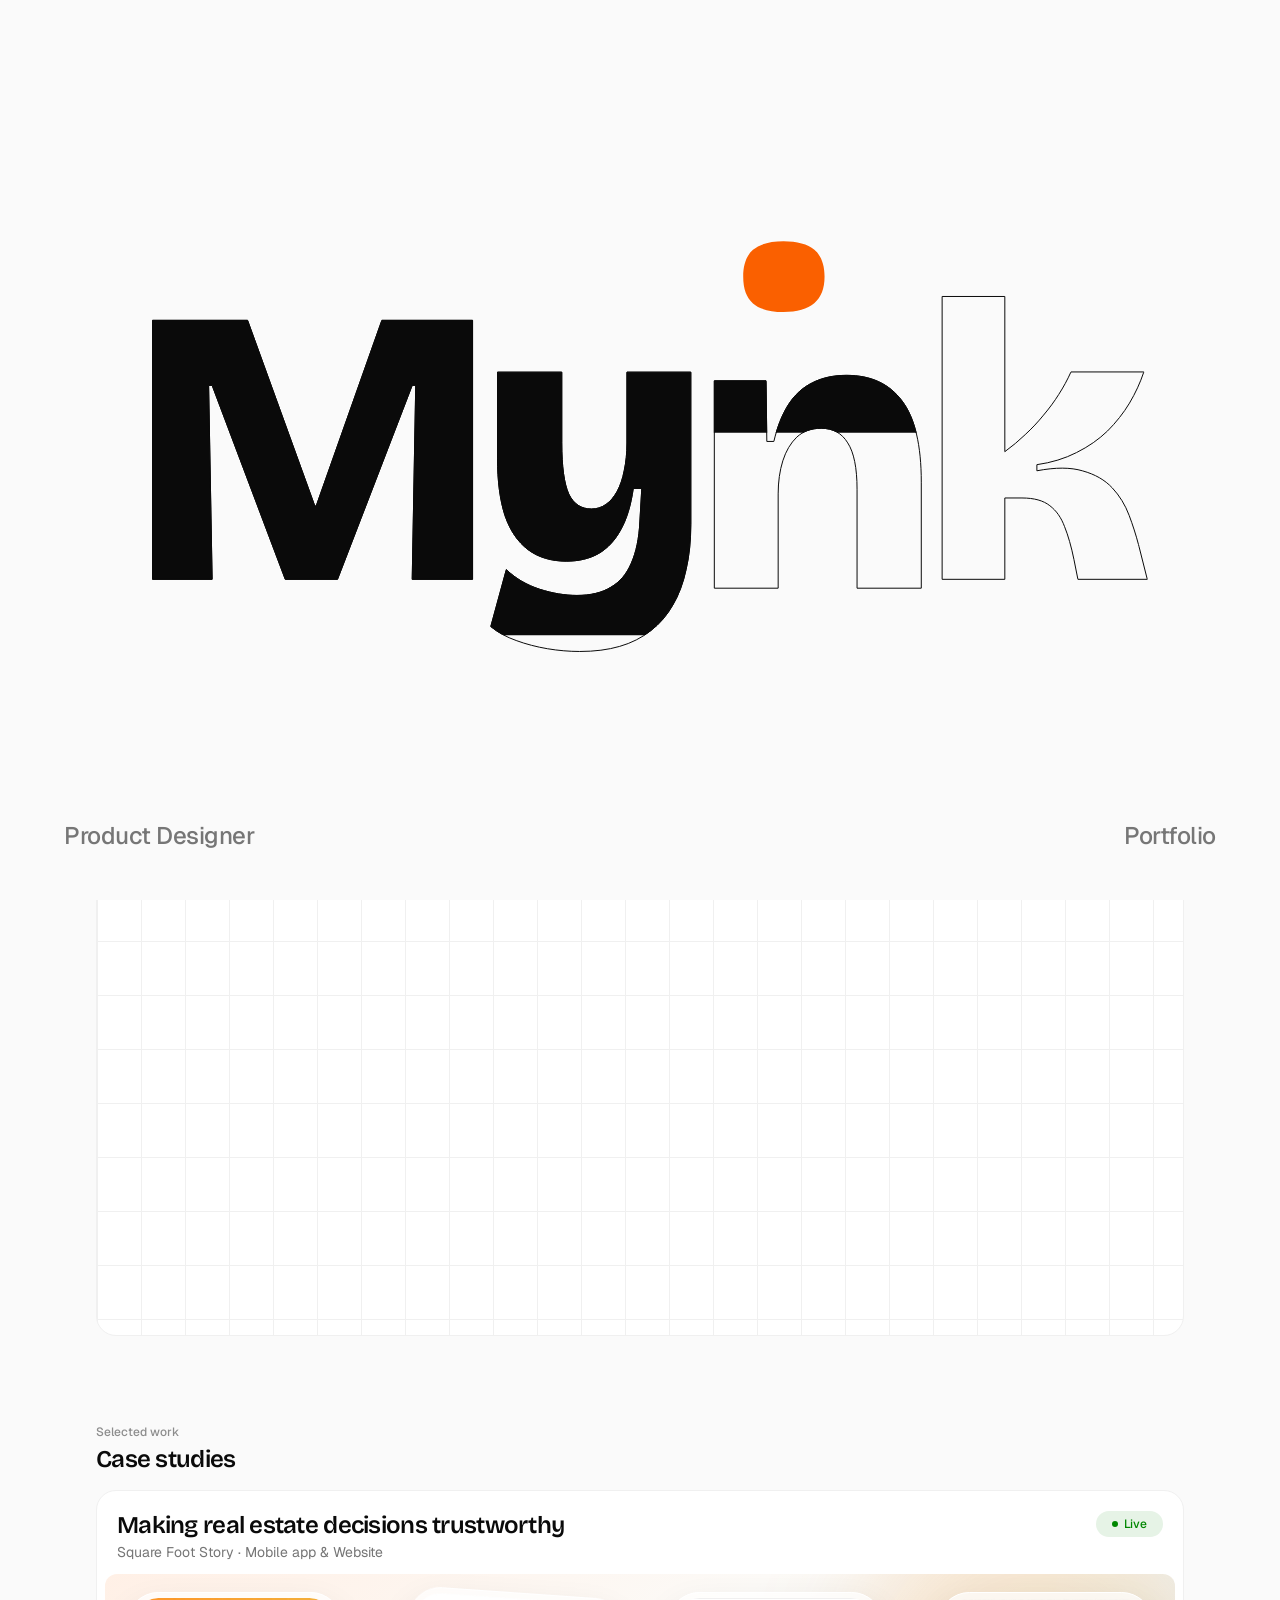
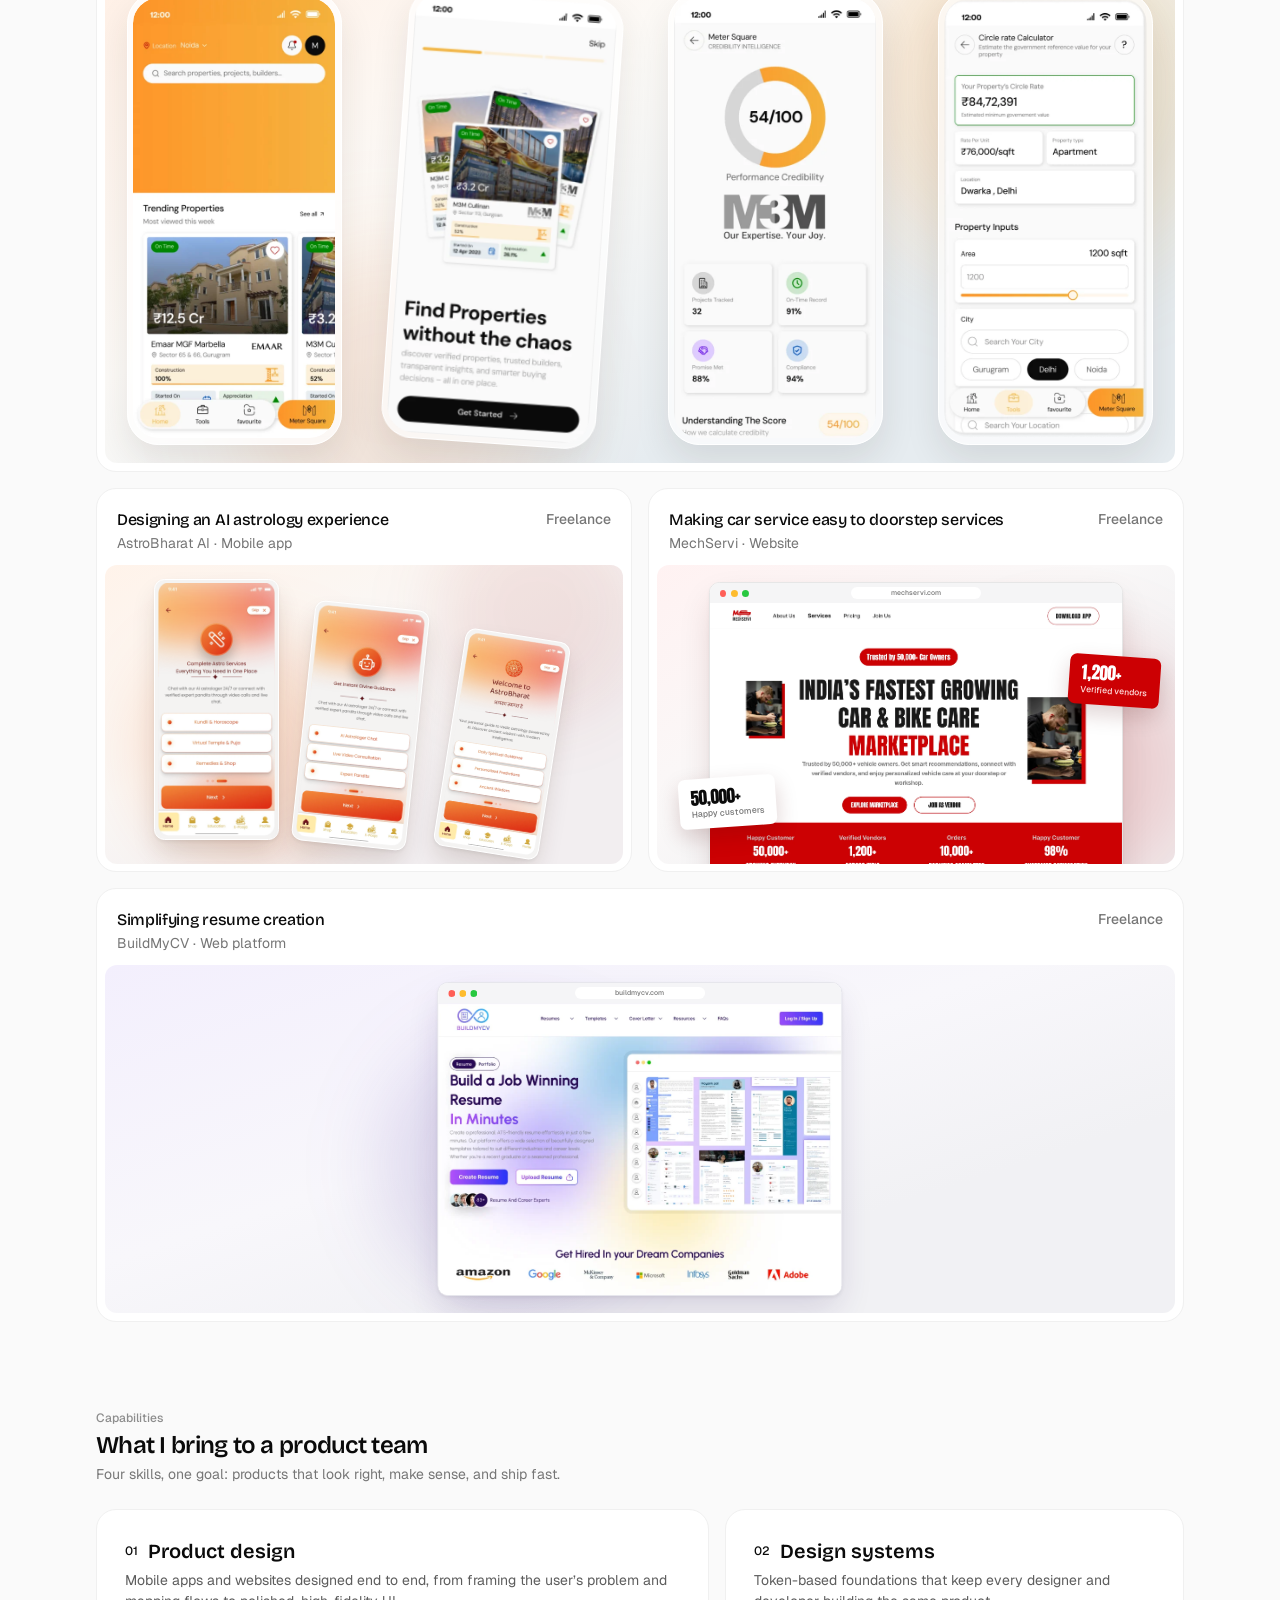
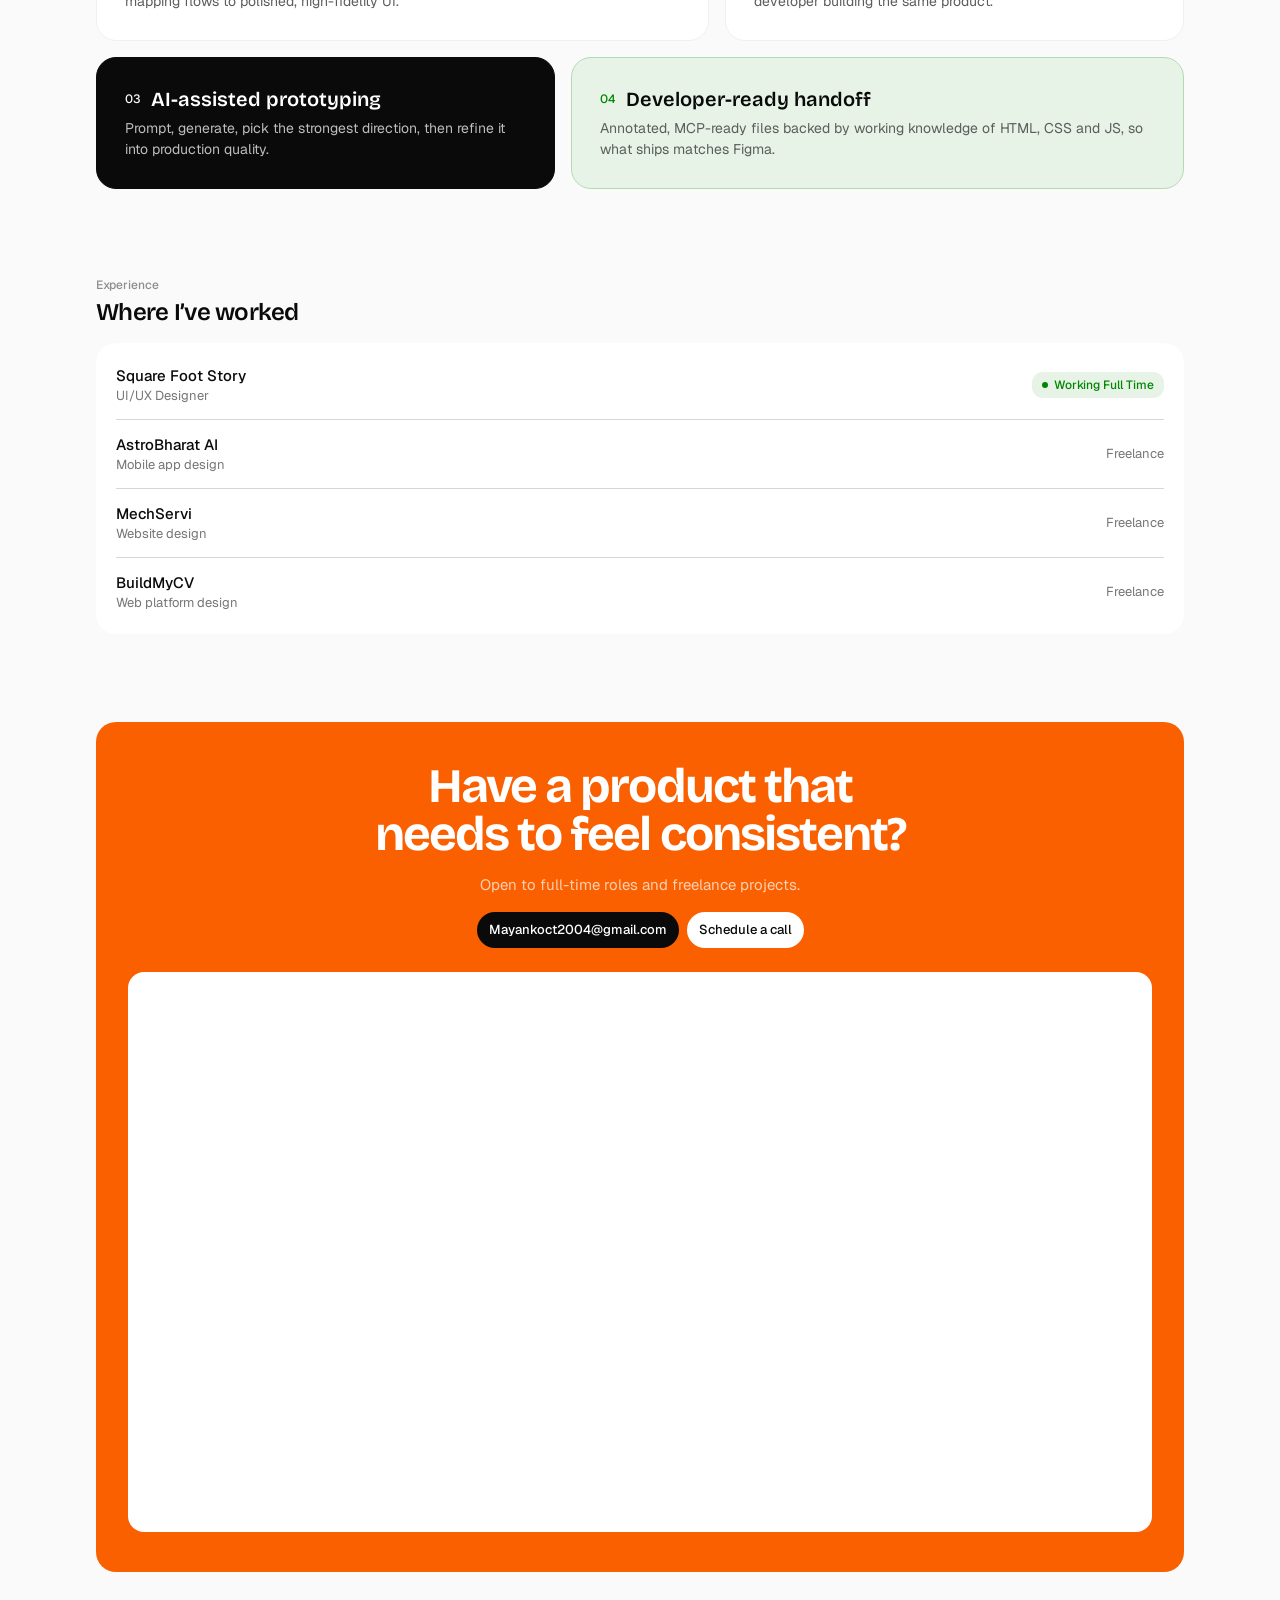
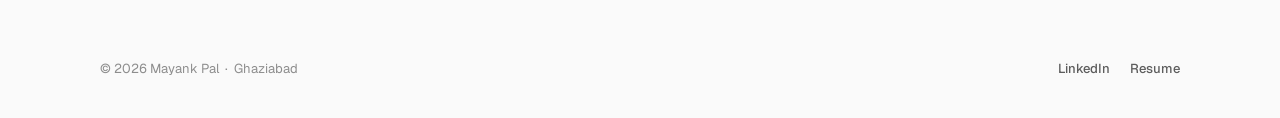
<file: index.html>
<!DOCTYPE html>
<html lang="en">
<head>
  <meta charset="UTF-8">
  <meta name="viewport" content="width=device-width, initial-scale=1.0">
  <title>Mayank Pal — Product Designer</title>
  <meta name="description" content="Mayank Pal is a product designer who thinks in systems and plans like a PM.">

  <!-- Favicon -->
  <link rel="icon" type="image/png" sizes="32x32" href="assets/icons/favicon-32.png">
  <link rel="icon" type="image/png" sizes="512x512" href="assets/icons/icon-512.png">
  <link rel="apple-touch-icon" sizes="180x180" href="assets/icons/apple-touch-icon.png">

  <!-- Preloader: runs first so the page is never seen before the preloader (see js/preloader.js) -->
  <script src="js/preloader.js"></script>

  <!-- Fonts -->
  <link rel="preconnect" href="https://fonts.googleapis.com">
  <link rel="preconnect" href="https://fonts.gstatic.com" crossorigin>
  <link href="https://fonts.googleapis.com/css2?family=Anton&family=Bricolage+Grotesque:opsz,wght@12..96,200..800&family=Geist:wght@100..900&display=swap" rel="stylesheet">

  <!-- Base -->
  <link rel="stylesheet" href="css/base/reset.css">
  <link rel="stylesheet" href="css/base/tokens.css">
  <link rel="stylesheet" href="css/base/typography.css">
  <link rel="stylesheet" href="css/base/layout.css">

  <!-- Components -->
  <link rel="stylesheet" href="css/components/nav.css">
  <link rel="stylesheet" href="css/components/footer.css">
  <link rel="stylesheet" href="css/components/preloader.css">
  <link rel="stylesheet" href="css/components/buttons.css">
  <link rel="stylesheet" href="css/components/chips.css">
  <link rel="stylesheet" href="css/components/cards.css">
  <link rel="stylesheet" href="css/components/phone-mockup.css">
  <link rel="stylesheet" href="css/components/browser-mockup.css">
  <link rel="stylesheet" href="css/components/sfs-cover.css">
  <link rel="stylesheet" href="css/components/astro-cover.css">
  <link rel="stylesheet" href="css/components/mechservi-cover.css">
  <link rel="stylesheet" href="css/components/buildmycv-cover.css">
  <link rel="stylesheet" href="css/components/media-frame.css">

  <!-- Page -->
  <link rel="stylesheet" href="css/pages/home.css">
</head>
<body>
  <!-- Preloader (Figma 405:17006). The word and dot are the exact vector shapes from the design.
       Hidden unless js/preloader.js turns it on; the animation is driven by GSAP (js/vendor/gsap.min.js). -->
  <div class="preloader" aria-hidden="true">
    <div class="preloader__stage">
      <svg class="preloader__word" viewBox="0 0 1120.35 400.2" focusable="false">
        <defs>
          <path id="preloader-m" d="M107.391 27.3398L107.51 27.6699L183.071 236.34H184.566L258.368 27.6729L258.486 27.3398H360.54V318.74H292.65L292.66 318.23L296.611 100.5H292.624L208.707 318.42L208.583 318.74H149.814L149.692 318.416L67.5342 100.5H63.5488L67.5 318.23L67.5088 318.74H0.5V27.3398H107.391Z" vector-effect="non-scaling-stroke"/>
          <clipPath id="preloader-clip-m"><rect class="preloader__clip" x="-2.50" y="25.34" width="366.04" height="0" data-full-height="295.40"/></clipPath>
          <path id="preloader-y" d="M460.895 85.4199V164.68C460.895 191.656 463.537 210.925 468.771 222.555C471.526 228.205 475.026 232.415 479.26 235.213C483.494 238.012 488.493 239.42 494.274 239.42C500.332 239.42 505.805 237.691 510.706 234.231C515.619 230.764 519.825 225.84 523.315 219.44C526.805 213.042 529.431 205.32 531.184 196.265L531.186 196.253C533.23 186.907 534.255 176.531 534.255 165.12V85.4199H606.095V256.64C606.095 275.151 604.332 292.056 600.802 307.353C597.566 322.646 592.562 336.042 585.785 347.534C579.301 359.026 571.046 368.61 561.019 376.277L561.018 376.276C550.991 384.237 539.347 390.131 526.093 393.96C512.839 397.789 497.831 399.7 481.074 399.7C469.312 399.7 457.257 398.671 444.912 396.613C432.563 394.555 420.799 391.468 409.621 387.35V387.349C398.723 383.519 389.287 378.36 381.318 371.867L381.066 371.662L381.152 371.349L398.312 308.429L398.531 307.625L399.138 308.196C409.346 317.821 421.599 324.971 435.906 329.644C450.53 334.323 464.559 336.66 477.994 336.66C493.478 336.66 506.139 333.592 516.012 327.494L516.019 327.49L516.026 327.486C526.186 321.681 533.892 312.677 539.135 300.443L539.137 300.438C544.678 287.896 547.897 272.415 548.775 253.977V253.972L550.945 216.22H541.348C538.692 235.125 534.007 250.59 527.274 262.596C520.784 274.692 512.363 283.714 502.003 289.634L501.998 289.637C491.936 295.259 479.969 298.06 466.114 298.06C449.015 298.06 434.678 293.784 423.136 285.201C411.596 276.62 402.893 263.766 397.002 246.683L396.998 246.673C391.404 229.301 388.614 207.833 388.614 182.28V85.4199H460.895Z" vector-effect="non-scaling-stroke"/>
          <clipPath id="preloader-clip-y"><rect class="preloader__clip" x="378.07" y="83.42" width="231.03" height="0" data-full-height="318.28"/></clipPath>
          <path id="preloader-n" d="M781.33 79.2598C808.739 79.2599 829.579 88.8468 843.769 108.059C858.24 127.256 865.43 157.751 865.43 199.44V318.74H793.149V207.36C793.149 183.333 789.629 166.001 782.67 155.272L782.662 155.259C776.01 144.268 766.055 138.78 752.729 138.78C741.692 138.78 732.578 142.116 725.349 148.768C718.384 155.445 713.145 164.312 709.646 175.391C706.144 186.481 704.39 198.895 704.39 212.64V318.74H632.55V85.4199H690.743L690.75 85.9131L691.623 153.62H699.534C703.352 137.323 708.766 123.61 715.787 112.493C722.872 101.275 731.886 92.9944 742.831 87.6699C753.766 82.057 766.604 79.2598 781.33 79.2598Z" vector-effect="non-scaling-stroke"/>
          <clipPath id="preloader-clip-n"><rect class="preloader__clip" x="629.55" y="77.26" width="238.88" height="0" data-full-height="243.48"/></clipPath>
          <path id="preloader-k" d="M959.404 0.5V175.135C967.592 169.154 975.23 162.763 982.317 155.959L982.325 155.952C989.935 148.928 996.811 141.612 1002.96 134.006L1002.96 133.997C1009.4 126.387 1015.11 118.632 1020.08 110.733L1020.08 110.729C1025.35 102.536 1029.88 94.1985 1033.69 85.7158L1033.82 85.4199H1115.8L1115.58 86.0781C1111.75 97.5547 1106.46 109.027 1099.69 120.494L1099.69 120.499C1092.92 131.682 1084.68 142.127 1074.98 151.834L1074.97 151.839C1065.25 161.264 1053.62 169.358 1040.09 176.124L1040.09 176.125C1026.95 182.842 1012.08 187.381 995.484 189.752V196.636C1016.37 192.637 1033.56 192.661 1047.04 196.758H1047.04C1060.9 200.591 1071.98 206.939 1080.27 215.818C1088.53 224.668 1094.87 234.992 1099.29 246.784C1103.42 257.799 1106.91 268.686 1109.75 279.445L1110.31 281.596V281.598L1119.55 318.117L1119.71 318.74H1041.65L1041.57 318.338L1037.17 296.34C1034.24 281.987 1030.73 269.697 1026.64 259.466L1026.63 259.454V259.453C1022.85 249.259 1017.33 241.424 1010.08 235.918L1010.07 235.91C1002.86 230.141 992.428 227.22 978.704 227.22H959.404V318.74H888.884V0.5H959.404Z" vector-effect="non-scaling-stroke"/>
          <clipPath id="preloader-clip-k"><rect class="preloader__clip" x="885.88" y="-1.50" width="236.83" height="0" data-full-height="322.24"/></clipPath>
        </defs>
        <g class="preloader__composition">
        <g class="preloader__letter" data-letter="m">
          <use class="preloader__outline" href="#preloader-m"/>
          <use class="preloader__fill" href="#preloader-m" clip-path="url(#preloader-clip-m)"/>
        </g>
        <g class="preloader__letter" data-letter="y">
          <use class="preloader__outline" href="#preloader-y"/>
          <use class="preloader__fill" href="#preloader-y" clip-path="url(#preloader-clip-y)"/>
        </g>
        <g class="preloader__letter" data-letter="n">
          <use class="preloader__outline" href="#preloader-n"/>
          <use class="preloader__fill" href="#preloader-n" clip-path="url(#preloader-clip-n)"/>
        </g>
        <g class="preloader__letter" data-letter="k">
          <use class="preloader__outline" href="#preloader-k"/>
          <use class="preloader__fill" href="#preloader-k" clip-path="url(#preloader-clip-k)"/>
        </g>
          <!-- The orange dot: it hops from letter to letter, then settles after the "k" -->
          <g class="preloader__dot"><path d="M45.32 79.64C30.0667 79.64 18.6267 76.4133 11 69.96C3.66667 63.5067 0 53.5333 0 40.04C0 26.2533 3.66667 16.1333 11 9.68C18.6267 3.22667 30.0667 0 45.32 0C60.8667 0 72.4533 3.22667 80.08 9.68C87.7067 16.1333 91.52 26.2533 91.52 40.04C91.52 66.44 76.12 79.64 45.32 79.64Z"/></g>
        </g>
      </svg>
    </div>
    <p class="preloader__label preloader__label--left">Product Designer</p>
    <p class="preloader__label preloader__label--right">Portfolio</p>
  </div>

  <div class="page">

    <header class="nav">
      <nav class="nav__tabs" aria-label="Main">
        <a class="nav__tab" href="index.html" aria-current="page">Home</a>
        <a class="nav__tab" href="index.html#work">Work</a>
        <a class="nav__tab" href="about.html">About</a>
      </nav>
      <a class="button button--primary" href="https://drive.google.com/file/d/1pGfPo5S6tZQHNDvkSLIIHLWtFSm-3a2L/view?usp=sharing" target="_blank" rel="noopener">Download Resume</a>
    </header>

    <main class="page__main">

      <!-- Hero -->
      <section class="hero">
        <img class="hero__avatar" src="assets/images/home/avatar.webp" alt="Portrait of Mayank Pal" width="80" height="80">
        <h1 class="hero__title">Mayank Pal</h1>
        <p class="hero__intro">
          <strong>Product designer</strong> who thinks in <strong>systems</strong> and <strong>plans like a PM</strong>:
          starting from the user’s problem, then building the foundation that lets the whole team <strong>ship consistently.</strong>
        </p>
        <div class="button-group">
          <a class="button button--primary" href="#work">My latest work</a>
          <a class="button button--secondary" href="https://drive.google.com/file/d/1pGfPo5S6tZQHNDvkSLIIHLWtFSm-3a2L/view?usp=sharing" target="_blank" rel="noopener">Download resume</a>
        </div>
      </section>

      <!-- Toolkit -->
      <section class="toolkit">
        <div class="section-head">
          <p class="section-head__eyebrow">Toolkit</p>
          <h2 class="section-head__title">My Building toolkit</h2>
        </div>
        <div class="toolkit__marquee">
          <ul class="toolkit__strip">
            <li class="tool"><img class="tool__logo" src="assets/images/home/logo-figma.webp" alt="Figma logo"><span class="tool__text"><span class="tool__name">Figma</span><span class="tool__category">Design</span></span></li>
            <li class="tool"><img class="tool__logo" src="assets/images/home/logo-framer.webp" alt="Framer logo"><span class="tool__text"><span class="tool__name">Framer</span><span class="tool__category">Prototype</span></span></li>
            <li class="tool"><img class="tool__logo" src="assets/images/home/logo-jitter.webp" alt="Jitter logo"><span class="tool__text"><span class="tool__name">Jitter</span><span class="tool__category">Motion</span></span></li>
            <li class="tool"><img class="tool__logo" src="assets/images/home/logo-lovable.webp" alt="Lovable logo"><span class="tool__text"><span class="tool__name">Lovable</span><span class="tool__category">AI</span></span></li>
            <li class="tool"><img class="tool__logo" src="assets/images/home/logo-claude.webp" alt="Claude logo"><span class="tool__text"><span class="tool__name">Claude</span><span class="tool__category">AI</span></span></li>
            <li class="tool"><img class="tool__logo" src="assets/images/home/logo-chatgpt.webp" alt="ChatGPT logo"><span class="tool__text"><span class="tool__name">ChatGPT</span><span class="tool__category">AI</span></span></li>
            <li class="tool"><img class="tool__logo" src="assets/images/home/logo-notion.webp" alt="Notion logo"><span class="tool__text"><span class="tool__name">Notion</span><span class="tool__category">Docs</span></span></li>
            <li class="tool"><img class="tool__logo" src="assets/images/home/logo-canva.webp" alt="Canva logo"><span class="tool__text"><span class="tool__name">Canva</span><span class="tool__category">Design</span></span></li>
            <li class="tool"><img class="tool__logo" src="assets/images/home/logo-affinity.webp" alt="Affinity logo"><span class="tool__text"><span class="tool__name">Affinity</span><span class="tool__category">Design</span></span></li>
            <li class="tool"><img class="tool__logo" src="assets/images/home/logo-miro.webp" alt="Miro logo"><span class="tool__text"><span class="tool__name">Miro</span><span class="tool__category">Whiteboard</span></span></li>
            <li class="tool"><img class="tool__logo" src="assets/images/home/logo-adobe-xd.webp" alt="Adobe XD logo"><span class="tool__text"><span class="tool__name">Adobe XD</span><span class="tool__category">Design</span></span></li>
            <li class="tool"><img class="tool__logo" src="assets/images/home/logo-sketch.webp" alt="Sketch logo"><span class="tool__text"><span class="tool__name">Sketch</span><span class="tool__category">Design</span></span></li>
            <!-- Second copy so the loop scrolls seamlessly; hidden from screen readers -->
            <li class="tool" aria-hidden="true"><img class="tool__logo" src="assets/images/home/logo-figma.webp" alt=""><span class="tool__text"><span class="tool__name">Figma</span><span class="tool__category">Design</span></span></li>
            <li class="tool" aria-hidden="true"><img class="tool__logo" src="assets/images/home/logo-framer.webp" alt=""><span class="tool__text"><span class="tool__name">Framer</span><span class="tool__category">Prototype</span></span></li>
            <li class="tool" aria-hidden="true"><img class="tool__logo" src="assets/images/home/logo-jitter.webp" alt=""><span class="tool__text"><span class="tool__name">Jitter</span><span class="tool__category">Motion</span></span></li>
            <li class="tool" aria-hidden="true"><img class="tool__logo" src="assets/images/home/logo-lovable.webp" alt=""><span class="tool__text"><span class="tool__name">Lovable</span><span class="tool__category">AI</span></span></li>
            <li class="tool" aria-hidden="true"><img class="tool__logo" src="assets/images/home/logo-claude.webp" alt=""><span class="tool__text"><span class="tool__name">Claude</span><span class="tool__category">AI</span></span></li>
            <li class="tool" aria-hidden="true"><img class="tool__logo" src="assets/images/home/logo-chatgpt.webp" alt=""><span class="tool__text"><span class="tool__name">ChatGPT</span><span class="tool__category">AI</span></span></li>
            <li class="tool" aria-hidden="true"><img class="tool__logo" src="assets/images/home/logo-notion.webp" alt=""><span class="tool__text"><span class="tool__name">Notion</span><span class="tool__category">Docs</span></span></li>
            <li class="tool" aria-hidden="true"><img class="tool__logo" src="assets/images/home/logo-canva.webp" alt=""><span class="tool__text"><span class="tool__name">Canva</span><span class="tool__category">Design</span></span></li>
            <li class="tool" aria-hidden="true"><img class="tool__logo" src="assets/images/home/logo-affinity.webp" alt=""><span class="tool__text"><span class="tool__name">Affinity</span><span class="tool__category">Design</span></span></li>
            <li class="tool" aria-hidden="true"><img class="tool__logo" src="assets/images/home/logo-miro.webp" alt=""><span class="tool__text"><span class="tool__name">Miro</span><span class="tool__category">Whiteboard</span></span></li>
            <li class="tool" aria-hidden="true"><img class="tool__logo" src="assets/images/home/logo-adobe-xd.webp" alt=""><span class="tool__text"><span class="tool__name">Adobe XD</span><span class="tool__category">Design</span></span></li>
            <li class="tool" aria-hidden="true"><img class="tool__logo" src="assets/images/home/logo-sketch.webp" alt=""><span class="tool__text"><span class="tool__name">Sketch</span><span class="tool__category">Design</span></span></li>
          </ul>
        </div>
      </section>

      <!-- Showreel: plays silently on a loop, like a moving image -->
      <section class="media-frame" aria-label="Showreel">
        <video class="media-frame__video" autoplay muted loop playsinline preload="metadata" aria-label="Square Foot Story launch reel">
          <source src="assets/videos/home/sfs-launch-reel.mp4" type="video/mp4">
        </video>
      </section>

      <!-- Case studies -->
      <section class="case-studies" id="work">
        <div class="section-head">
          <p class="section-head__eyebrow">Selected work</p>
          <h2 class="section-head__title">Case studies</h2>
        </div>

        <!-- Square Foot Story (animated cover) — the whole card links to the case study -->
        <article class="work-card work-card--link">
          <div class="work-card__meta">
            <div class="work-card__text">
              <h3 class="work-card__title work-card__title--large"><a class="work-card__link" href="projects/square-foot-story.html">Making real estate decisions trustworthy</a></h3>
              <p class="work-card__subtitle">Square Foot Story · Mobile app &amp; Website</p>
            </div>
            <span class="chip chip--round"><img class="chip__dot" src="assets/icons/dot-green.svg" alt="">Live</span>
          </div>
          <div class="work-card__cover sfs-cover">
            <div class="sfs-cover__stage">
              <div class="glow sfs-cover__glow-1"><img class="glow__image" src="assets/images/square-foot-story/glow-cover-1.svg" alt=""></div>
              <div class="glow sfs-cover__glow-2"><img class="glow__image" src="assets/images/square-foot-story/glow-cover-2.svg" alt=""></div>
              <div class="phone sfs-cover__phone sfs-cover__phone--home">
                <div class="phone__screens">
                  <img class="phone__screen" src="assets/images/square-foot-story/screen-home.webp" alt="Square Foot Story home screen with a property search and trending properties">
                  <img class="phone__screen" src="assets/images/square-foot-story/screen-interior-designer.webp" alt="Interior designer profile screen">
                  <img class="phone__screen" src="assets/images/square-foot-story/screen-interior-designer-project.webp" alt="Interior designer project details screen">
                </div>
              </div>
              <div class="phone sfs-cover__phone sfs-cover__phone--splash">
                <div class="phone__screens">
                  <img class="phone__screen" src="assets/images/square-foot-story/screen-splash.webp" alt="Welcome screen: Find properties without the chaos">
                  <img class="phone__screen" src="assets/images/square-foot-story/screen-phone-number.webp" alt="Sign-in screen asking for a phone number">
                  <img class="phone__screen" src="assets/images/square-foot-story/screen-credibility-onboarding.webp" alt="Builder credibility onboarding screen">
                </div>
              </div>
              <div class="phone sfs-cover__phone sfs-cover__phone--builder">
                <div class="phone__screens">
                  <img class="phone__screen" src="assets/images/square-foot-story/screen-credibility-score.webp" alt="Builder credibility screen showing a score of 54 out of 100">
                  <img class="phone__screen" src="assets/images/square-foot-story/screen-comparison.webp" alt="Property comparison screen">
                </div>
              </div>
              <div class="phone sfs-cover__phone sfs-cover__phone--calculator">
                <div class="phone__screens">
                  <img class="phone__screen" src="assets/images/square-foot-story/screen-circle-rate-calculator.webp" alt="Circle rate calculator screen with property inputs">
                  <img class="phone__screen" src="assets/images/square-foot-story/screen-brands.webp" alt="Home brands screen">
                </div>
              </div>
            </div>
          </div>
        </article>

        <div class="grid-2">
          <!-- AstroBharat AI — the whole card links to the case study -->
          <article class="work-card work-card--link">
            <div class="work-card__meta">
              <div class="work-card__text">
                <h3 class="work-card__title"><a class="work-card__link" href="projects/astrobharat-ai.html">Designing an AI astrology experience</a></h3>
                <p class="work-card__subtitle">AstroBharat AI · Mobile app</p>
              </div>
              <p class="work-card__tag">Freelance</p>
            </div>
            <div class="work-card__cover astro-cover">
              <div class="astro-cover__stage">
                <div class="glow astro-cover__glow-1"><img class="glow__image" src="assets/images/astrobharat-ai/glow-cover-1.svg" alt=""></div>
                <div class="glow astro-cover__glow-2"><img class="glow__image" src="assets/images/astrobharat-ai/glow-cover-2.svg" alt=""></div>
                <div class="phone phone--bezel astro-cover__phone--1"><img class="phone__screen" src="assets/images/astrobharat-ai/screen-astro-services.webp" alt="AstroBharat AI onboarding screen: complete astro services in one place" loading="lazy"></div>
                <div class="phone phone--bezel astro-cover__phone--2"><img class="phone__screen" src="assets/images/astrobharat-ai/screen-divine-guidance.webp" alt="AstroBharat AI onboarding screen: instant divine guidance" loading="lazy"></div>
                <div class="phone phone--bezel astro-cover__phone--3"><img class="phone__screen" src="assets/images/astrobharat-ai/screen-welcome.webp" alt="AstroBharat AI welcome screen" loading="lazy"></div>
              </div>
            </div>
          </article>

          <!-- MechServi — the whole card links to the case study -->
          <article class="work-card work-card--link">
            <div class="work-card__meta">
              <div class="work-card__text">
                <h3 class="work-card__title"><a class="work-card__link" href="projects/mechservi.html">Making car service easy to doorstep services</a></h3>
                <p class="work-card__subtitle">MechServi · Website</p>
              </div>
              <p class="work-card__tag">Freelance</p>
            </div>
            <div class="work-card__cover mechservi-cover">
              <div class="mechservi-cover__stage">
                <div class="glow mechservi-cover__glow"><img class="glow__image" src="assets/images/mechservi/glow-cover.svg" alt=""></div>
                <div class="browser mechservi-cover__browser">
                  <div class="browser__bar">
                    <img class="browser__dot" src="assets/icons/browser-dot-red.svg" alt="">
                    <img class="browser__dot" src="assets/icons/browser-dot-yellow.svg" alt="">
                    <img class="browser__dot" src="assets/icons/browser-dot-green.svg" alt="">
                    <span class="browser__url"><span class="browser__url-text">mechservi.com</span></span>
                  </div>
                  <img class="browser__page" src="assets/images/mechservi/landing.webp" alt="MechServi landing page: India’s fastest growing car and bike care marketplace" loading="lazy">
                </div>
                <div class="stat stat--customers">
                  <div class="stat__chip"><span class="stat__value">50,000+</span><span class="stat__label">Happy customers</span></div>
                </div>
                <div class="stat stat--vendors">
                  <div class="stat__chip stat__chip--red"><span class="stat__value">1,200+</span><span class="stat__label">Verified vendors</span></div>
                </div>
              </div>
            </div>
          </article>
        </div>

        <!-- BuildMyCV — the whole card links to the case study -->
        <article class="work-card work-card--link">
          <div class="work-card__meta">
            <div class="work-card__text">
              <h3 class="work-card__title"><a class="work-card__link" href="projects/buildmycv.html">Simplifying resume creation</a></h3>
              <p class="work-card__subtitle">BuildMyCV · Web platform</p>
            </div>
            <p class="work-card__tag">Freelance</p>
          </div>
          <div class="work-card__cover buildmycv-cover">
            <div class="buildmycv-cover__stage">
              <div class="glow buildmycv-cover__glow"><img class="glow__image" src="assets/images/buildmycv/glow-cover.svg" alt=""></div>
              <div class="browser browser--cool buildmycv-cover__browser">
                <div class="browser__bar">
                  <img class="browser__dot" src="assets/icons/browser-dot-red.svg" alt="">
                  <img class="browser__dot" src="assets/icons/browser-dot-yellow.svg" alt="">
                  <img class="browser__dot" src="assets/icons/browser-dot-green.svg" alt="">
                  <span class="browser__url"><span class="browser__url-text">buildmycv.com</span></span>
                </div>
                <img class="browser__page" src="assets/images/buildmycv/landing.webp" alt="BuildMyCV landing page: Build a job winning resume in minutes" loading="lazy">
              </div>
            </div>
          </div>
        </article>
      </section>

      <!-- Capabilities -->
      <section class="capabilities">
        <div class="section-head">
          <p class="section-head__eyebrow">Capabilities</p>
          <h2 class="section-head__title">What I bring to a product team</h2>
          <p class="section-head__description">Four skills, one goal: products that look right, make sense, and ship fast.</p>
        </div>
        <div class="capabilities__grid">
          <div class="capabilities__row">
            <div class="capability capability--wide">
              <h3 class="capability__title"><span class="capability__number">01</span>Product design</h3>
              <p class="capability__text">Mobile apps and websites designed end to end, from framing the user’s problem and mapping flows to polished, high-fidelity UI.</p>
            </div>
            <div class="capability">
              <h3 class="capability__title"><span class="capability__number">02</span>Design systems</h3>
              <p class="capability__text">Token-based foundations that keep every designer and developer building the same product.</p>
            </div>
          </div>
          <div class="capabilities__row">
            <div class="capability capability--dark">
              <h3 class="capability__title"><span class="capability__number">03</span>AI-assisted prototyping</h3>
              <p class="capability__text">Prompt, generate, pick the strongest direction, then refine it into production quality.</p>
            </div>
            <div class="capability capability--wide capability--green">
              <h3 class="capability__title"><span class="capability__number">04</span>Developer-ready handoff</h3>
              <p class="capability__text">Annotated, MCP-ready files backed by working knowledge of HTML, CSS and JS, so what ships matches Figma.</p>
            </div>
          </div>
        </div>
      </section>

      <!-- Experience -->
      <section class="experience">
        <div class="section-head">
          <p class="section-head__eyebrow">Experience</p>
          <h2 class="section-head__title">Where I’ve worked</h2>
        </div>
        <ul class="experience__list">
          <li class="experience__item">
            <div class="experience__text"><span class="experience__company">Square Foot Story</span><span class="experience__role">UI/UX Designer</span></div>
            <span class="chip"><img class="chip__dot" src="assets/icons/dot-green.svg" alt="">Working Full Time</span>
          </li>
          <li class="experience__item">
            <div class="experience__text"><span class="experience__company">AstroBharat AI</span><span class="experience__role">Mobile app design</span></div>
            <span class="experience__type">Freelance</span>
          </li>
          <li class="experience__item">
            <div class="experience__text"><span class="experience__company">MechServi</span><span class="experience__role">Website design</span></div>
            <span class="experience__type">Freelance</span>
          </li>
          <li class="experience__item">
            <div class="experience__text"><span class="experience__company">BuildMyCV</span><span class="experience__role">Web platform design</span></div>
            <span class="experience__type">Freelance</span>
          </li>
        </ul>
      </section>

      <!-- Contact -->
      <section class="contact">
        <h2 class="contact__title">Have a product that needs to feel consistent?</h2>
        <p class="contact__text">Open to full-time roles and freelance projects.</p>
        <div class="button-group">
          <a class="button button--primary" href="mailto:Mayankoct2004@gmail.com">Mayankoct2004@gmail.com</a>
          <a class="button button--white" href="https://cal.com/mayank-pal-jch24p/30min?overlayCalendar=true">Schedule a call</a>
        </div>
        <!-- Cal.com booking calendar (drawn by js/schedule.js) -->
        <div class="contact__calendar" id="schedule">
          <div class="contact__calendar-embed" id="my-cal-inline-30min"></div>
        </div>
      </section>
    </main>

    <footer class="footer">
      <p class="footer__text">© 2026 Mayank Pal  ·  Ghaziabad</p>
      <nav class="footer__links" aria-label="Social">
        <a class="footer__link" href="https://www.linkedin.com/in/mayank8585" target="_blank" rel="noopener">LinkedIn</a>
        <a class="footer__link" href="https://drive.google.com/file/d/1pGfPo5S6tZQHNDvkSLIIHLWtFSm-3a2L/view?usp=sharing" target="_blank" rel="noopener">Resume</a>
      </nav>
    </footer>

  </div>

  <script src="js/main.js"></script>
  <script src="js/schedule.js"></script>
</body>
</html>
</file>
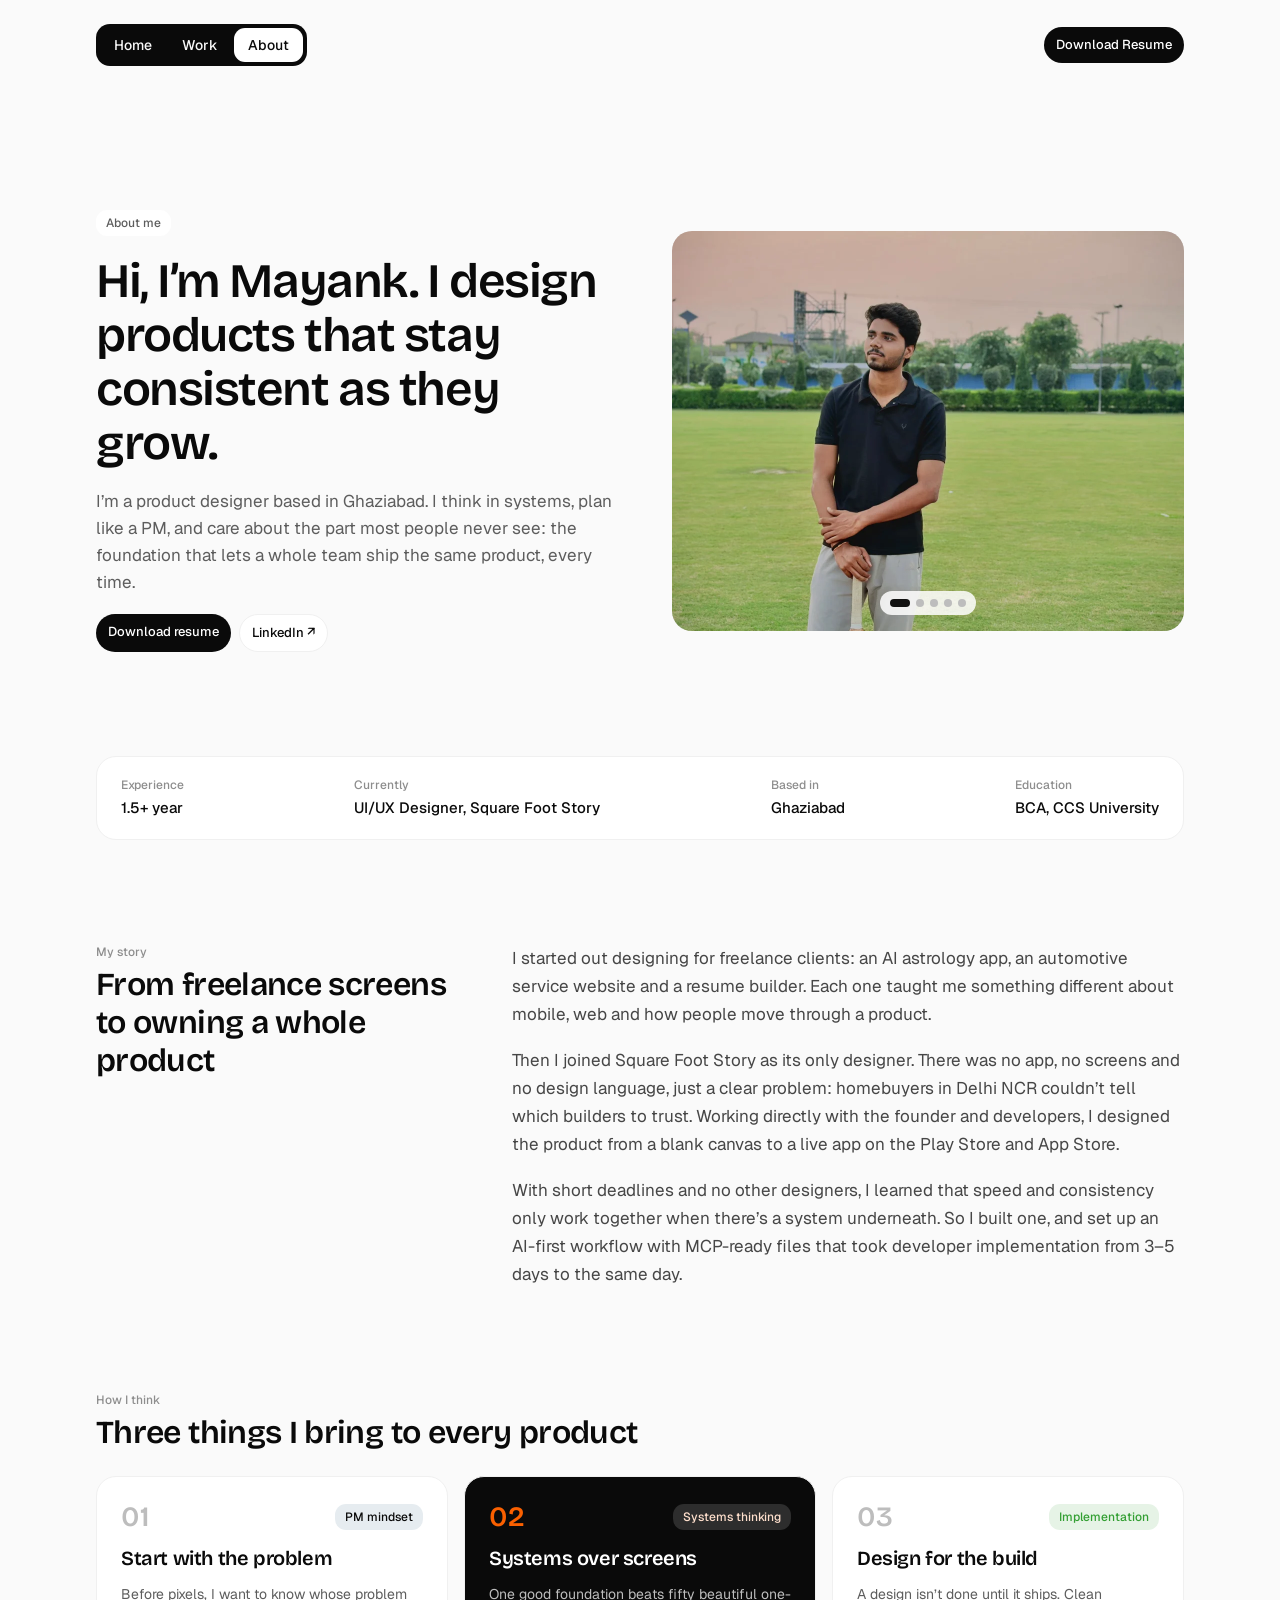
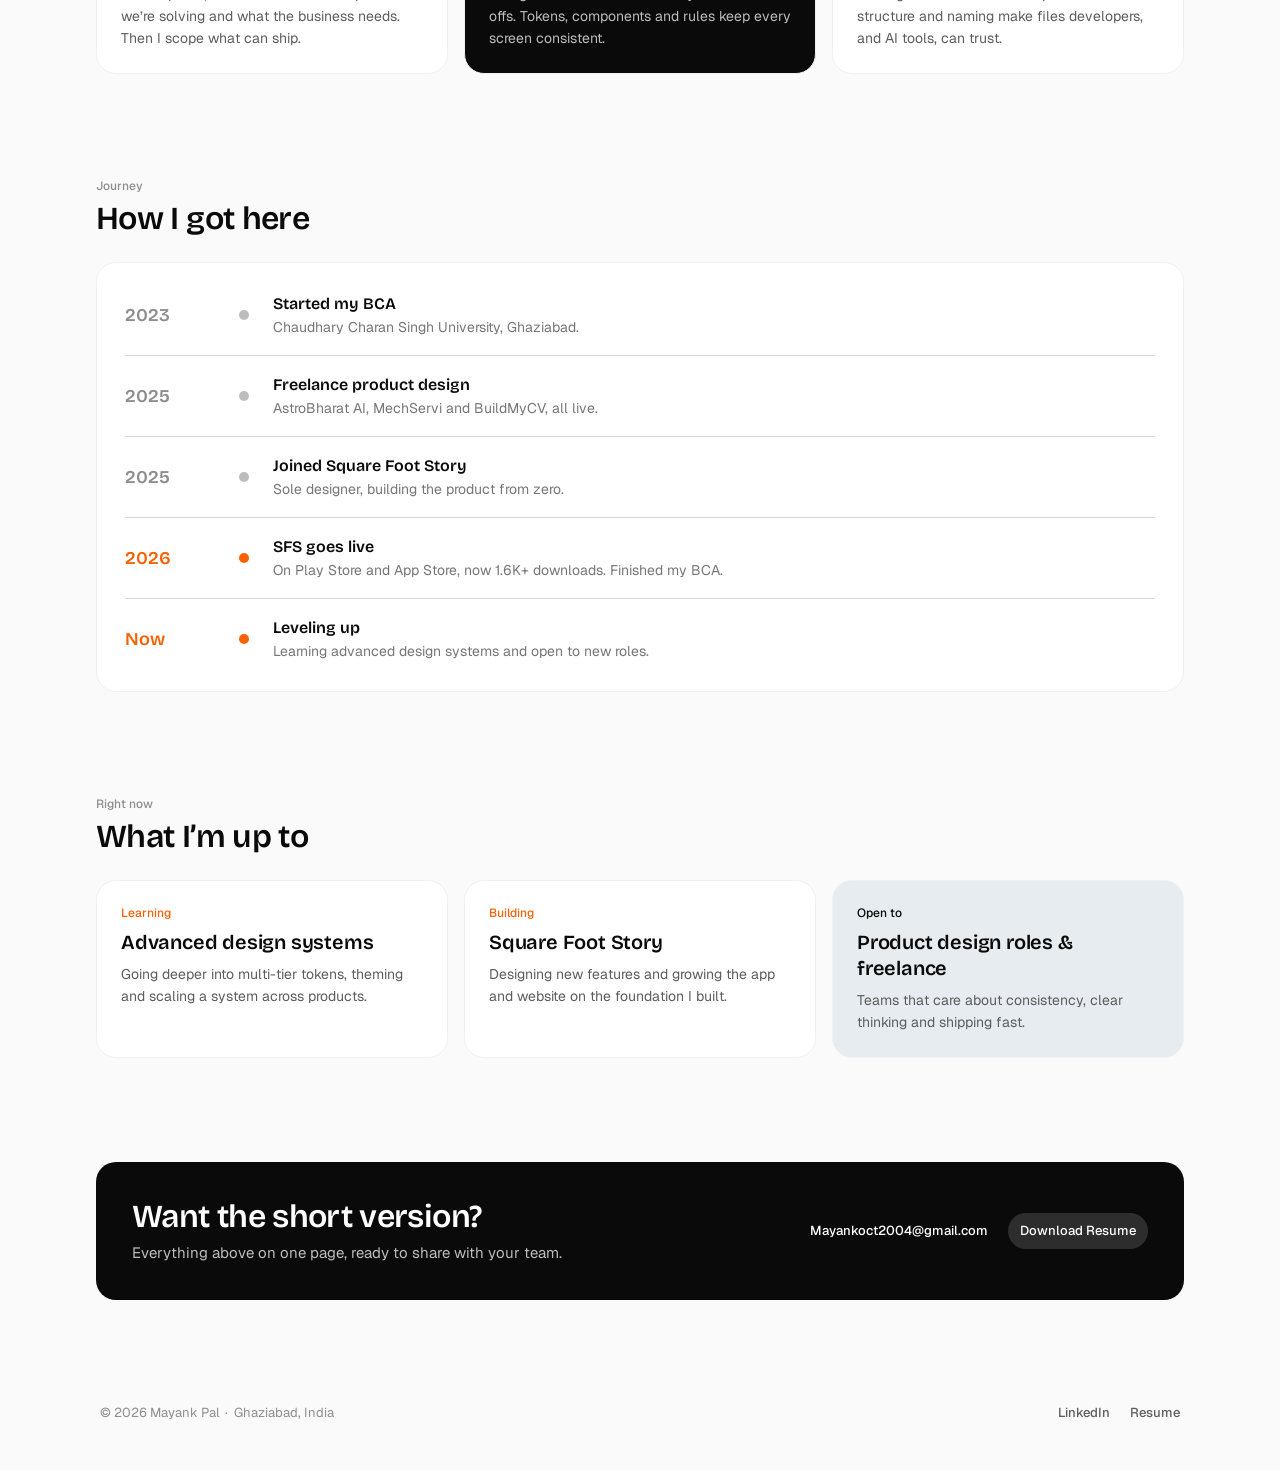
<file: about.html>
<!DOCTYPE html>
<html lang="en">
<head>
  <meta charset="UTF-8">
  <meta name="viewport" content="width=device-width, initial-scale=1.0">
  <title>About — Mayank Pal</title>
  <meta name="description" content="Mayank Pal is a product designer in Delhi NCR who thinks in systems, plans like a PM, and designs products that stay consistent as they grow.">

  <!-- Favicon -->
  <link rel="icon" type="image/png" sizes="32x32" href="assets/icons/favicon-32.png">
  <link rel="icon" type="image/png" sizes="512x512" href="assets/icons/icon-512.png">
  <link rel="apple-touch-icon" sizes="180x180" href="assets/icons/apple-touch-icon.png">

  <!-- Fonts -->
  <link rel="preconnect" href="https://fonts.googleapis.com">
  <link rel="preconnect" href="https://fonts.gstatic.com" crossorigin>
  <link href="https://fonts.googleapis.com/css2?family=Bricolage+Grotesque:opsz,wght@12..96,200..800&family=Geist:wght@100..900&display=swap" rel="stylesheet">

  <!-- Base -->
  <link rel="stylesheet" href="css/base/reset.css">
  <link rel="stylesheet" href="css/base/tokens.css">
  <link rel="stylesheet" href="css/base/typography.css">
  <link rel="stylesheet" href="css/base/layout.css">

  <!-- Components -->
  <link rel="stylesheet" href="css/components/nav.css">
  <link rel="stylesheet" href="css/components/footer.css">
  <link rel="stylesheet" href="css/components/buttons.css">
  <link rel="stylesheet" href="css/components/carousel.css">

  <!-- Page -->
  <link rel="stylesheet" href="css/pages/about.css">
</head>
<body>
  <div class="page page--about">

    <header class="nav">
      <nav class="nav__tabs" aria-label="Main">
        <a class="nav__tab" href="index.html">Home</a>
        <a class="nav__tab" href="index.html#work">Work</a>
        <a class="nav__tab" href="about.html" aria-current="page">About</a>
      </nav>
      <a class="button button--primary" href="https://drive.google.com/file/d/1pGfPo5S6tZQHNDvkSLIIHLWtFSm-3a2L/view?usp=sharing" target="_blank" rel="noopener">Download Resume</a>
    </header>

    <main class="page__main">

      <!-- ============ Hero ============ -->
      <section class="about-hero">
        <div class="about-hero__text">
          <span class="about-hero__chip">About me</span>
          <h1 class="about-hero__title">Hi, I’m Mayank. I design products that stay consistent as they grow.</h1>
          <p class="about-hero__intro">I’m a product designer based in Ghaziabad. I think in systems, plan like a PM, and care about the part most people never see: the foundation that lets a whole team ship the same product, every time.</p>
          <div class="button-group">
            <a class="button button--primary" href="https://drive.google.com/file/d/1pGfPo5S6tZQHNDvkSLIIHLWtFSm-3a2L/view?usp=sharing" target="_blank" rel="noopener">Download resume</a>
            <a class="button button--secondary" href="https://www.linkedin.com/in/mayank8585" target="_blank" rel="noopener">LinkedIn ↗</a>
          </div>
        </div>

        <!-- Photo carousel (Figma component set 336:3354, Count=5): one photo per slide.
             To add or swap a photo, save it in assets/images/about/ (1024 × 800 works best)
             and add or edit a <li class="carousel__slide"> line. The dots update on their own. -->
        <section class="carousel about-hero__carousel" data-carousel aria-label="Photos of Mayank" tabindex="0">
          <ul class="carousel__track">
            <li class="carousel__slide"><img class="carousel__image" src="assets/images/about/photo-1.webp" alt="Mayank standing on a cricket ground in a black polo shirt" draggable="false"></li>
            <li class="carousel__slide"><img class="carousel__image" src="assets/images/about/photo-2.webp" alt="Mayank in a white shirt leaning on a railing, with green mountains behind him" draggable="false" loading="lazy"></li>
            <li class="carousel__slide"><img class="carousel__image" src="assets/images/about/photo-3.webp" alt="A laptop showing Mayank’s Case Studies design in Figma" draggable="false" loading="lazy"></li>
            <li class="carousel__slide"><img class="carousel__image" src="assets/images/about/photo-4.webp" alt="Mayank at his desk editing on a monitor, captioned “Friday looked like this”" draggable="false" loading="lazy"></li>
            <li class="carousel__slide"><img class="carousel__image" src="assets/images/about/photo-5.webp" alt="A desk at night with a monitor and a glowing lamp" draggable="false" loading="lazy"></li>
          </ul>
          <div class="carousel__dots"></div>
        </section>
      </section>

      <!-- ============ Quick facts ============ -->
      <dl class="about-facts">
        <div class="about-facts__item"><dt class="about-facts__label">Experience</dt><dd class="about-facts__value">1.5+ year</dd></div>
        <div class="about-facts__item"><dt class="about-facts__label">Currently</dt><dd class="about-facts__value">UI/UX Designer, Square Foot Story</dd></div>
        <div class="about-facts__item"><dt class="about-facts__label">Based in</dt><dd class="about-facts__value">Ghaziabad</dd></div>
        <div class="about-facts__item"><dt class="about-facts__label">Education</dt><dd class="about-facts__value">BCA, CCS University</dd></div>
      </dl>

      <!-- ============ My story ============ -->
      <section class="about-story">
        <div class="about-head">
          <p class="about-eyebrow">My story</p>
          <h2 class="about-title">From freelance screens to owning a whole product</h2>
        </div>
        <div class="about-story__body">
          <p>I started out designing for freelance clients: an AI astrology app, an automotive service website and a resume builder. Each one taught me something different about mobile, web and how people move through a product.</p>
          <p>Then I joined Square Foot Story as its only designer. There was no app, no screens and no design language, just a clear problem: homebuyers in Delhi NCR couldn’t tell which builders to trust. Working directly with the founder and developers, I designed the product from a blank canvas to a live app on the Play Store and App Store.</p>
          <p>With short deadlines and no other designers, I learned that speed and consistency only work together when there’s a system underneath. So I built one, and set up an AI-first workflow with MCP-ready files that took developer implementation from 3–5 days to the same day.</p>
        </div>
      </section>

      <!-- ============ How I think ============ -->
      <section class="about-section">
        <div class="about-head">
          <p class="about-eyebrow">How I think</p>
          <h2 class="about-title">Three things I bring to every product</h2>
        </div>
        <ul class="about-cards">
          <li class="about-principle">
            <div class="about-principle__top"><span class="about-principle__number">01</span><span class="about-principle__chip about-principle__chip--blue">PM mindset</span></div>
            <h3 class="about-principle__title">Start with the problem</h3>
            <p class="about-principle__text">Before pixels, I want to know whose problem we’re solving and what the business needs. Then I scope what can ship.</p>
          </li>
          <li class="about-principle about-principle--dark">
            <div class="about-principle__top"><span class="about-principle__number">02</span><span class="about-principle__chip about-principle__chip--dark">Systems thinking</span></div>
            <h3 class="about-principle__title">Systems over screens</h3>
            <p class="about-principle__text">One good foundation beats fifty beautiful one-offs. Tokens, components and rules keep every screen consistent.</p>
          </li>
          <li class="about-principle">
            <div class="about-principle__top"><span class="about-principle__number">03</span><span class="about-principle__chip about-principle__chip--green">Implementation</span></div>
            <h3 class="about-principle__title">Design for the build</h3>
            <p class="about-principle__text">A design isn’t done until it ships. Clean structure and naming make files developers, and AI tools, can trust.</p>
          </li>
        </ul>
      </section>

      <!-- ============ Journey ============ -->
      <section class="about-section">
        <div class="about-head">
          <p class="about-eyebrow">Journey</p>
          <h2 class="about-title">How I got here</h2>
        </div>
        <ol class="about-timeline">
          <li class="about-timeline__step">
            <span class="about-timeline__year">2023</span>
            <img class="about-timeline__dot" src="assets/images/about/timeline-dot.svg" alt="">
            <div class="about-timeline__text"><h3 class="about-timeline__title">Started my BCA</h3><p class="about-timeline__description">Chaudhary Charan Singh University, Ghaziabad.</p></div>
          </li>
          <li class="about-timeline__step">
            <span class="about-timeline__year">2025</span>
            <img class="about-timeline__dot" src="assets/images/about/timeline-dot.svg" alt="">
            <div class="about-timeline__text"><h3 class="about-timeline__title">Freelance product design</h3><p class="about-timeline__description">AstroBharat AI, MechServi and BuildMyCV, all live.</p></div>
          </li>
          <li class="about-timeline__step">
            <span class="about-timeline__year">2025</span>
            <img class="about-timeline__dot" src="assets/images/about/timeline-dot.svg" alt="">
            <div class="about-timeline__text"><h3 class="about-timeline__title">Joined Square Foot Story</h3><p class="about-timeline__description">Sole designer, building the product from zero.</p></div>
          </li>
          <li class="about-timeline__step about-timeline__step--current">
            <span class="about-timeline__year">2026</span>
            <img class="about-timeline__dot" src="assets/images/about/timeline-dot-current.svg" alt="">
            <div class="about-timeline__text"><h3 class="about-timeline__title">SFS goes live</h3><p class="about-timeline__description">On Play Store and App Store, now 1.6K+ downloads. Finished my BCA.</p></div>
          </li>
          <li class="about-timeline__step about-timeline__step--current">
            <span class="about-timeline__year">Now</span>
            <img class="about-timeline__dot" src="assets/images/about/timeline-dot-current.svg" alt="">
            <div class="about-timeline__text"><h3 class="about-timeline__title">Leveling up</h3><p class="about-timeline__description">Learning advanced design systems and open to new roles.</p></div>
          </li>
        </ol>
      </section>

      <!-- ============ Right now ============ -->
      <section class="about-section">
        <div class="about-head">
          <p class="about-eyebrow">Right now</p>
          <h2 class="about-title">What I’m up to</h2>
        </div>
        <ul class="about-cards">
          <li class="about-now">
            <p class="about-now__label">Learning</p>
            <h3 class="about-now__title">Advanced design systems</h3>
            <p class="about-now__text">Going deeper into multi-tier tokens, theming and scaling a system across products.</p>
          </li>
          <li class="about-now">
            <p class="about-now__label">Building</p>
            <h3 class="about-now__title">Square Foot Story</h3>
            <p class="about-now__text">Designing new features and growing the app and website on the foundation I built.</p>
          </li>
          <li class="about-now about-now--highlight">
            <p class="about-now__label">Open to</p>
            <h3 class="about-now__title">Product design roles &amp; freelance</h3>
            <p class="about-now__text">Teams that care about consistency, clear thinking and shipping fast.</p>
          </li>
        </ul>
      </section>

      <!-- ============ Resume call-to-action ============ -->
      <section class="about-cta">
        <div class="about-cta__text">
          <h2 class="about-cta__title">Want the short version?</h2>
          <p class="about-cta__description">Everything above on one page, ready to share with your team.</p>
        </div>
        <div class="button-group">
          <a class="button button--primary" href="mailto:Mayankoct2004@gmail.com">Mayankoct2004@gmail.com</a>
          <a class="button about-cta__download" href="https://drive.google.com/file/d/1pGfPo5S6tZQHNDvkSLIIHLWtFSm-3a2L/view?usp=sharing" target="_blank" rel="noopener">Download Resume</a>
        </div>
      </section>
    </main>

    <footer class="footer">
      <p class="footer__text">© 2026 Mayank Pal  ·  Ghaziabad, India</p>
      <nav class="footer__links" aria-label="Social">
        <a class="footer__link" href="https://www.linkedin.com/in/mayank8585" target="_blank" rel="noopener">LinkedIn</a>
        <a class="footer__link" href="https://drive.google.com/file/d/1pGfPo5S6tZQHNDvkSLIIHLWtFSm-3a2L/view?usp=sharing" target="_blank" rel="noopener">Resume</a>
      </nav>
    </footer>

  </div>

  <script src="js/main.js"></script>
  <script src="js/carousel.js"></script>
</body>
</html>
</file>
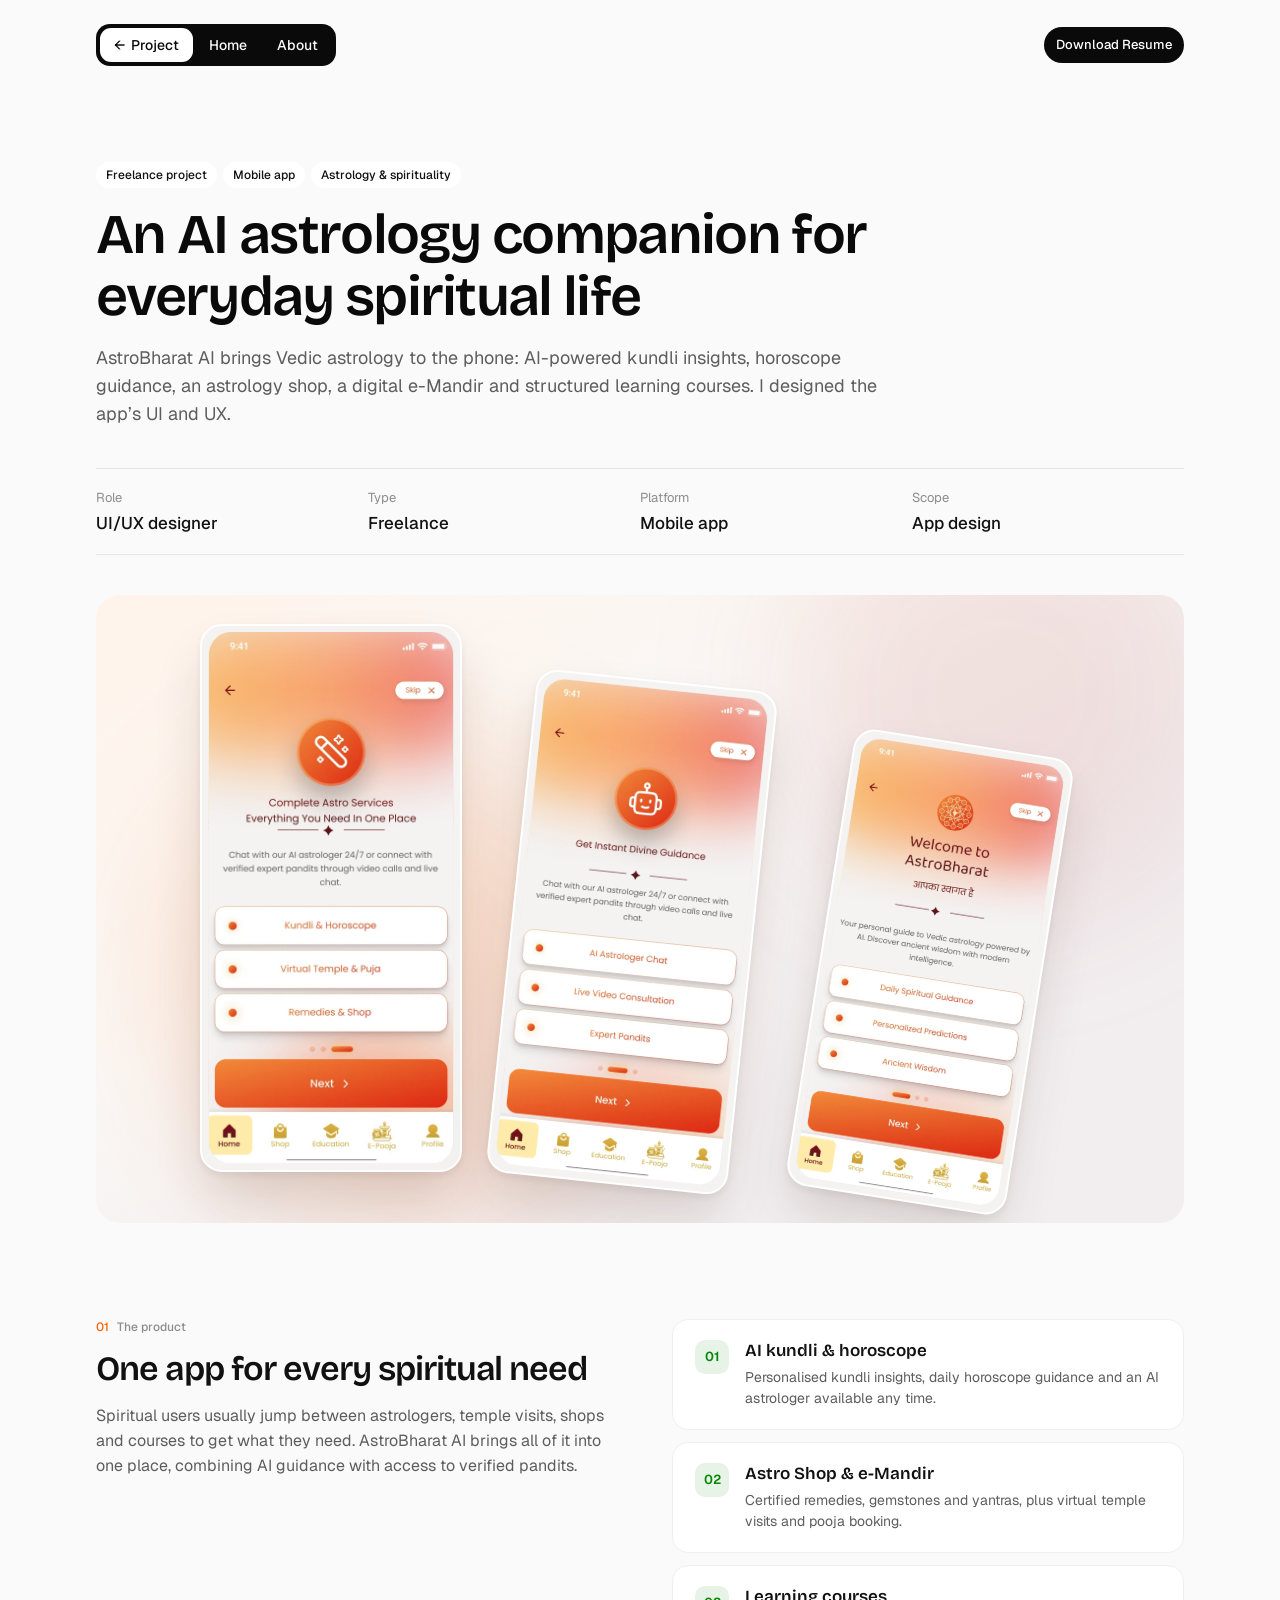
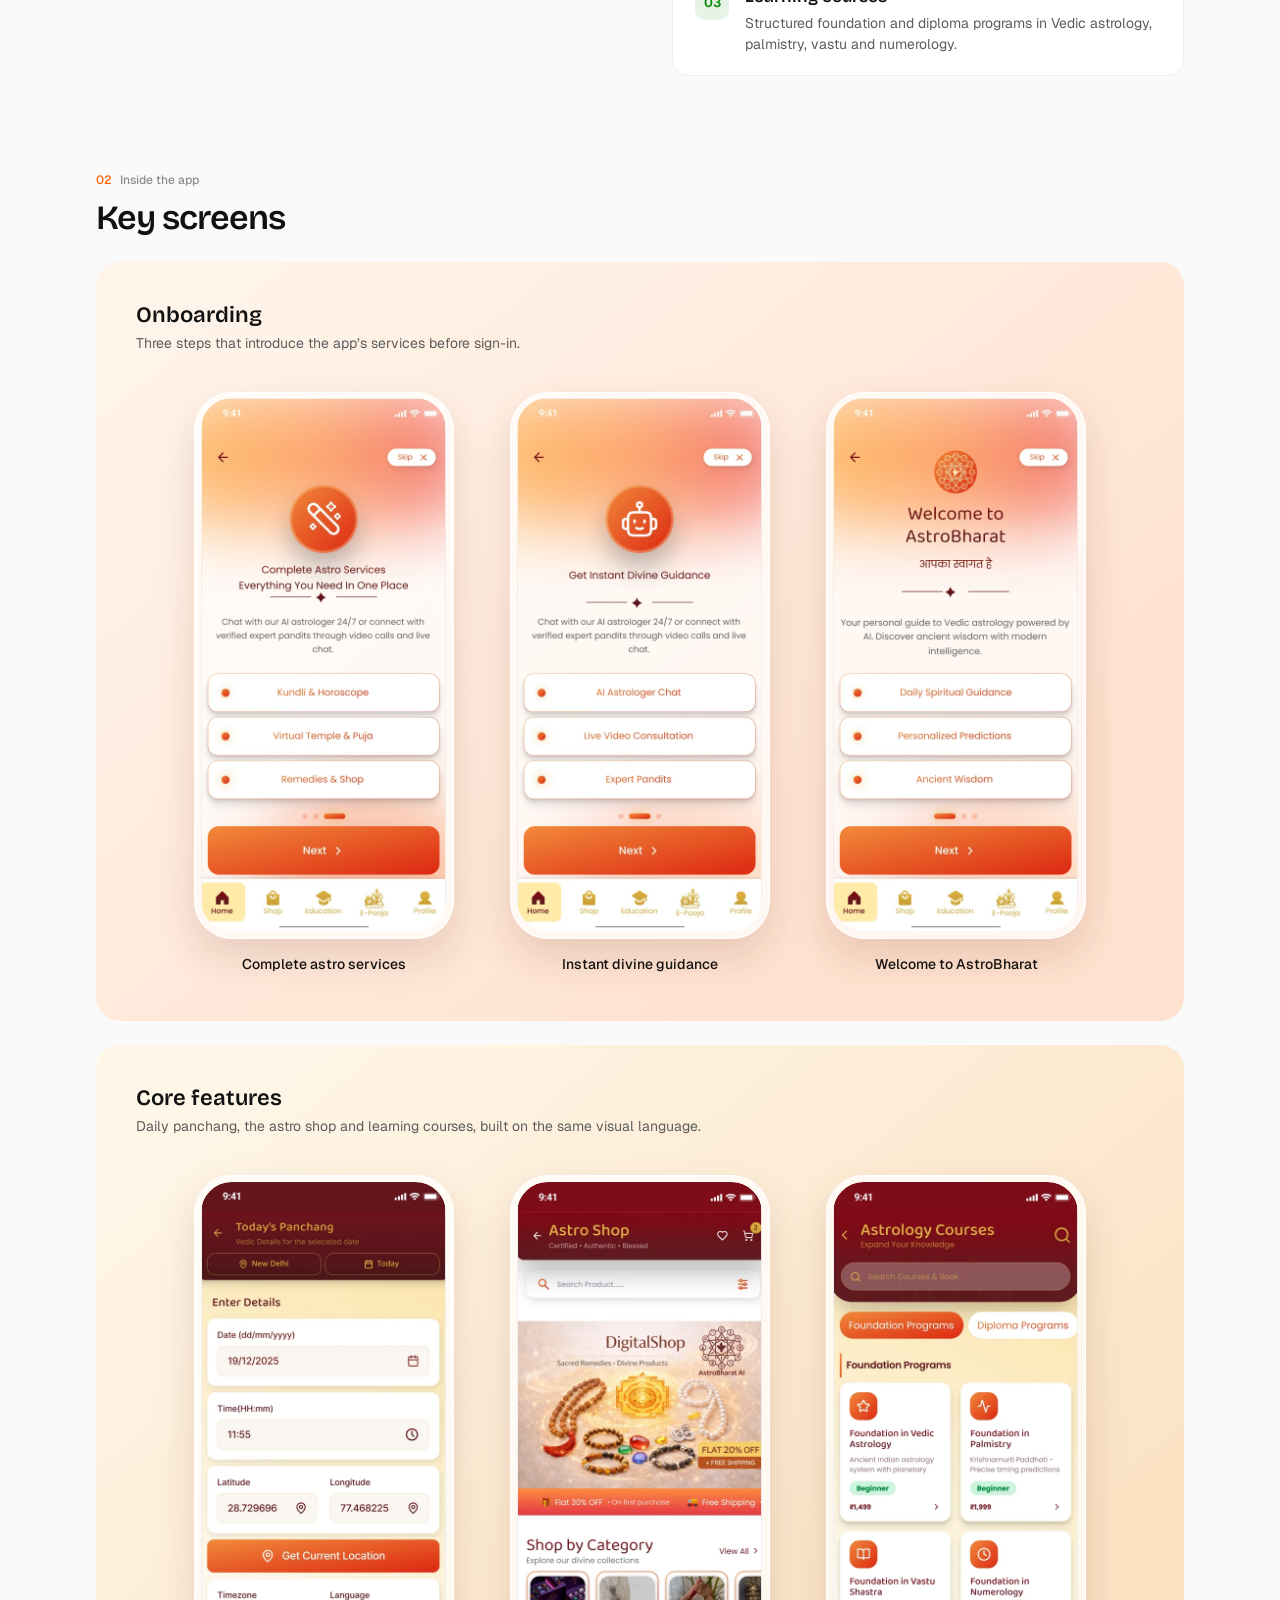
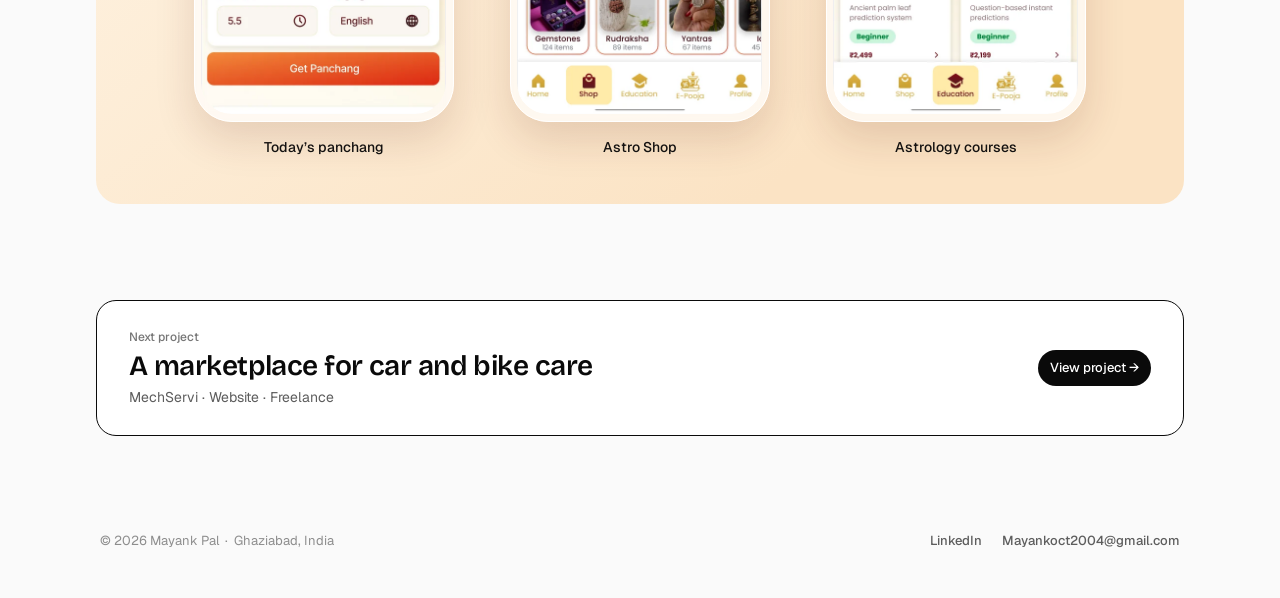
<file: projects/astrobharat-ai.html>
<!DOCTYPE html>
<html lang="en">
<head>
  <meta charset="UTF-8">
  <meta name="viewport" content="width=device-width, initial-scale=1.0">
  <title>AstroBharat AI — Mayank Pal</title>
  <meta name="description" content="How Mayank Pal designed AstroBharat AI, an AI astrology companion with kundli insights, horoscope guidance, an astro shop, an e-Mandir and learning courses.">

  <!-- Favicon -->
  <link rel="icon" type="image/png" sizes="32x32" href="../assets/icons/favicon-32.png">
  <link rel="icon" type="image/png" sizes="512x512" href="../assets/icons/icon-512.png">
  <link rel="apple-touch-icon" sizes="180x180" href="../assets/icons/apple-touch-icon.png">

  <!-- Fonts -->
  <link rel="preconnect" href="https://fonts.googleapis.com">
  <link rel="preconnect" href="https://fonts.gstatic.com" crossorigin>
  <link href="https://fonts.googleapis.com/css2?family=Bricolage+Grotesque:opsz,wght@12..96,200..800&family=Geist:wght@100..900&display=swap" rel="stylesheet">

  <!-- Base -->
  <link rel="stylesheet" href="../css/base/reset.css">
  <link rel="stylesheet" href="../css/base/tokens.css">
  <link rel="stylesheet" href="../css/base/typography.css">
  <link rel="stylesheet" href="../css/base/layout.css">

  <!-- Components -->
  <link rel="stylesheet" href="../css/components/nav.css">
  <link rel="stylesheet" href="../css/components/footer.css">
  <link rel="stylesheet" href="../css/components/buttons.css">
  <link rel="stylesheet" href="../css/components/cards.css">
  <link rel="stylesheet" href="../css/components/phone-mockup.css">
  <link rel="stylesheet" href="../css/components/astro-cover.css">

  <!-- Page -->
  <link rel="stylesheet" href="../css/pages/case-study.css">
</head>
<body>
  <div class="page page--case-study page--case-study-compact">

    <header class="nav">
      <nav class="nav__tabs" aria-label="Main">
        <a class="nav__tab nav__tab--back" href="../index.html#work">←  Project</a>
        <a class="nav__tab" href="../index.html">Home</a>
        <a class="nav__tab" href="../about.html">About</a>
      </nav>
      <a class="button button--primary" href="https://drive.google.com/file/d/1pGfPo5S6tZQHNDvkSLIIHLWtFSm-3a2L/view?usp=sharing" target="_blank" rel="noopener">Download Resume</a>
    </header>

    <main class="page__main">

      <!-- ============ Hero ============ -->
      <section class="cs-hero cs-hero--compact">
        <div class="cs-hero__text">
          <ul class="cs-tags cs-tags--pills">
            <li class="cs-tag">Freelance project</li>
            <li class="cs-tag">Mobile app</li>
            <li class="cs-tag">Astrology &amp; spirituality</li>
          </ul>
          <h1 class="cs-hero__title">An AI astrology companion for everyday spiritual life</h1>
          <p class="cs-hero__intro">AstroBharat AI brings Vedic astrology to the phone: AI-powered kundli insights, horoscope guidance, an astrology shop, a digital e-Mandir and structured learning courses. I designed the app’s UI and UX.</p>
        </div>

        <dl class="cs-meta cs-meta--lined">
          <div class="cs-meta__item"><dt class="cs-meta__label">Role</dt><dd class="cs-meta__value">UI/UX designer</dd></div>
          <div class="cs-meta__item"><dt class="cs-meta__label">Type</dt><dd class="cs-meta__value">Freelance</dd></div>
          <div class="cs-meta__item"><dt class="cs-meta__label">Platform</dt><dd class="cs-meta__value">Mobile app</dd></div>
          <div class="cs-meta__item"><dt class="cs-meta__label">Scope</dt><dd class="cs-meta__value">App design</dd></div>
        </dl>

        <!-- Same cover as the home page card, at full width -->
        <div class="astro-cover astro-cover--hero">
          <div class="astro-cover__stage">
            <div class="glow astro-cover__glow-1"><img class="glow__image" src="../assets/images/astrobharat-ai/glow-cover-1.svg" alt=""></div>
            <div class="glow astro-cover__glow-2"><img class="glow__image" src="../assets/images/astrobharat-ai/glow-cover-2.svg" alt=""></div>
            <div class="phone phone--bezel astro-cover__phone--1"><img class="phone__screen" src="../assets/images/astrobharat-ai/screen-astro-services.webp" alt="AstroBharat AI onboarding screen: complete astro services in one place"></div>
            <div class="phone phone--bezel astro-cover__phone--2"><img class="phone__screen" src="../assets/images/astrobharat-ai/screen-divine-guidance.webp" alt="AstroBharat AI onboarding screen: instant divine guidance"></div>
            <div class="phone phone--bezel astro-cover__phone--3"><img class="phone__screen" src="../assets/images/astrobharat-ai/screen-welcome.webp" alt="AstroBharat AI welcome screen"></div>
          </div>
        </div>
      </section>

      <!-- ============ 01 The product ============ -->
      <section class="cs-overview">
        <div class="cs-head cs-head--overview">
          <p class="cs-head__eyebrow"><span class="cs-head__number cs-head__number--accent">01</span>The product</p>
          <h2 class="cs-head__title cs-head__title--tight">One app for every spiritual need</h2>
          <p class="cs-head__text">Spiritual users usually jump between astrologers, temple visits, shops and courses to get what they need. AstroBharat AI brings all of it into one place, combining AI guidance with access to verified pandits.</p>
        </div>
        <ol class="cs-highlights">
          <li class="cs-highlight">
            <span class="cs-highlight__num">01</span>
            <div class="cs-highlight__text">
              <h3 class="cs-highlight__title">AI kundli &amp; horoscope</h3>
              <p class="cs-highlight__description">Personalised kundli insights, daily horoscope guidance and an AI astrologer available any time.</p>
            </div>
          </li>
          <li class="cs-highlight">
            <span class="cs-highlight__num">02</span>
            <div class="cs-highlight__text">
              <h3 class="cs-highlight__title">Astro Shop &amp; e-Mandir</h3>
              <p class="cs-highlight__description">Certified remedies, gemstones and yantras, plus virtual temple visits and pooja booking.</p>
            </div>
          </li>
          <li class="cs-highlight">
            <span class="cs-highlight__num">03</span>
            <div class="cs-highlight__text">
              <h3 class="cs-highlight__title">Learning courses</h3>
              <p class="cs-highlight__description">Structured foundation and diploma programs in Vedic astrology, palmistry, vastu and numerology.</p>
            </div>
          </li>
        </ol>
      </section>

      <!-- ============ 02 Inside the app ============ -->
      <section class="cs-section">
        <div class="cs-head cs-head--compact">
          <p class="cs-head__eyebrow"><span class="cs-head__number cs-head__number--accent">02</span>Inside the app</p>
          <h2 class="cs-head__title cs-head__title--tight">Key screens</h2>
        </div>

        <div class="cs-phone-panel cs-phone-panel--warm">
          <div class="cs-phone-panel__head">
            <h3 class="cs-phone-panel__title">Onboarding</h3>
            <p class="cs-phone-panel__text">Three steps that introduce the app’s services before sign-in.</p>
          </div>
          <ul class="cs-phone-panel__phones">
            <li><figure class="cs-phone-panel__item">
              <div class="phone phone--static"><div class="phone__screens"><img class="phone__screen" src="../assets/images/astrobharat-ai/screen-astro-services.webp" alt="Onboarding screen: complete astro services, everything you need in one place" loading="lazy"></div></div>
              <figcaption class="cs-phone-panel__caption">Complete astro services</figcaption>
            </figure></li>
            <li><figure class="cs-phone-panel__item">
              <div class="phone phone--static"><div class="phone__screens"><img class="phone__screen" src="../assets/images/astrobharat-ai/screen-divine-guidance.webp" alt="Onboarding screen: get instant divine guidance from an AI astrologer" loading="lazy"></div></div>
              <figcaption class="cs-phone-panel__caption">Instant divine guidance</figcaption>
            </figure></li>
            <li><figure class="cs-phone-panel__item">
              <div class="phone phone--static"><div class="phone__screens"><img class="phone__screen" src="../assets/images/astrobharat-ai/screen-welcome.webp" alt="Welcome to AstroBharat screen with sign-in options" loading="lazy"></div></div>
              <figcaption class="cs-phone-panel__caption">Welcome to AstroBharat</figcaption>
            </figure></li>
          </ul>
        </div>

        <div class="cs-phone-panel cs-phone-panel--sand">
          <div class="cs-phone-panel__head">
            <h3 class="cs-phone-panel__title">Core features</h3>
            <p class="cs-phone-panel__text">Daily panchang, the astro shop and learning courses, built on the same visual language.</p>
          </div>
          <ul class="cs-phone-panel__phones">
            <li><figure class="cs-phone-panel__item">
              <div class="phone phone--static"><div class="phone__screens"><img class="phone__screen" src="../assets/images/astrobharat-ai/screen-panchang.webp" alt="Today’s panchang screen with date, location and timings" loading="lazy"></div></div>
              <figcaption class="cs-phone-panel__caption">Today’s panchang</figcaption>
            </figure></li>
            <li><figure class="cs-phone-panel__item">
              <div class="phone phone--static"><div class="phone__screens"><img class="phone__screen" src="../assets/images/astrobharat-ai/screen-astro-shop.webp" alt="Astro Shop screen with gemstones and categories" loading="lazy"></div></div>
              <figcaption class="cs-phone-panel__caption">Astro Shop</figcaption>
            </figure></li>
            <li><figure class="cs-phone-panel__item">
              <div class="phone phone--static"><div class="phone__screens"><img class="phone__screen" src="../assets/images/astrobharat-ai/screen-astrology-courses.webp" alt="Astrology courses screen with foundation and diploma programs" loading="lazy"></div></div>
              <figcaption class="cs-phone-panel__caption">Astrology courses</figcaption>
            </figure></li>
          </ul>
        </div>
      </section>

      <!-- ============ Next project ============ -->
      <section class="cs-next">
        <div class="cs-next__text">
          <p class="cs-next__label">Next project</p>
          <h2 class="cs-next__title">A marketplace for car and bike care</h2>
          <p class="cs-next__meta">MechServi · Website · Freelance</p>
        </div>
        <a class="button button--primary cs-next__button" href="mechservi.html">View project →</a>
      </section>
    </main>

    <footer class="footer">
      <p class="footer__text">© 2026 Mayank Pal  ·  Ghaziabad, India</p>
      <nav class="footer__links" aria-label="Social">
        <a class="footer__link" href="https://www.linkedin.com/in/mayank8585" target="_blank" rel="noopener">LinkedIn</a>
        <a class="footer__link" href="mailto:Mayankoct2004@gmail.com">Mayankoct2004@gmail.com</a>
      </nav>
    </footer>

  </div>

  <script src="../js/main.js"></script>
</body>
</html>
</file>
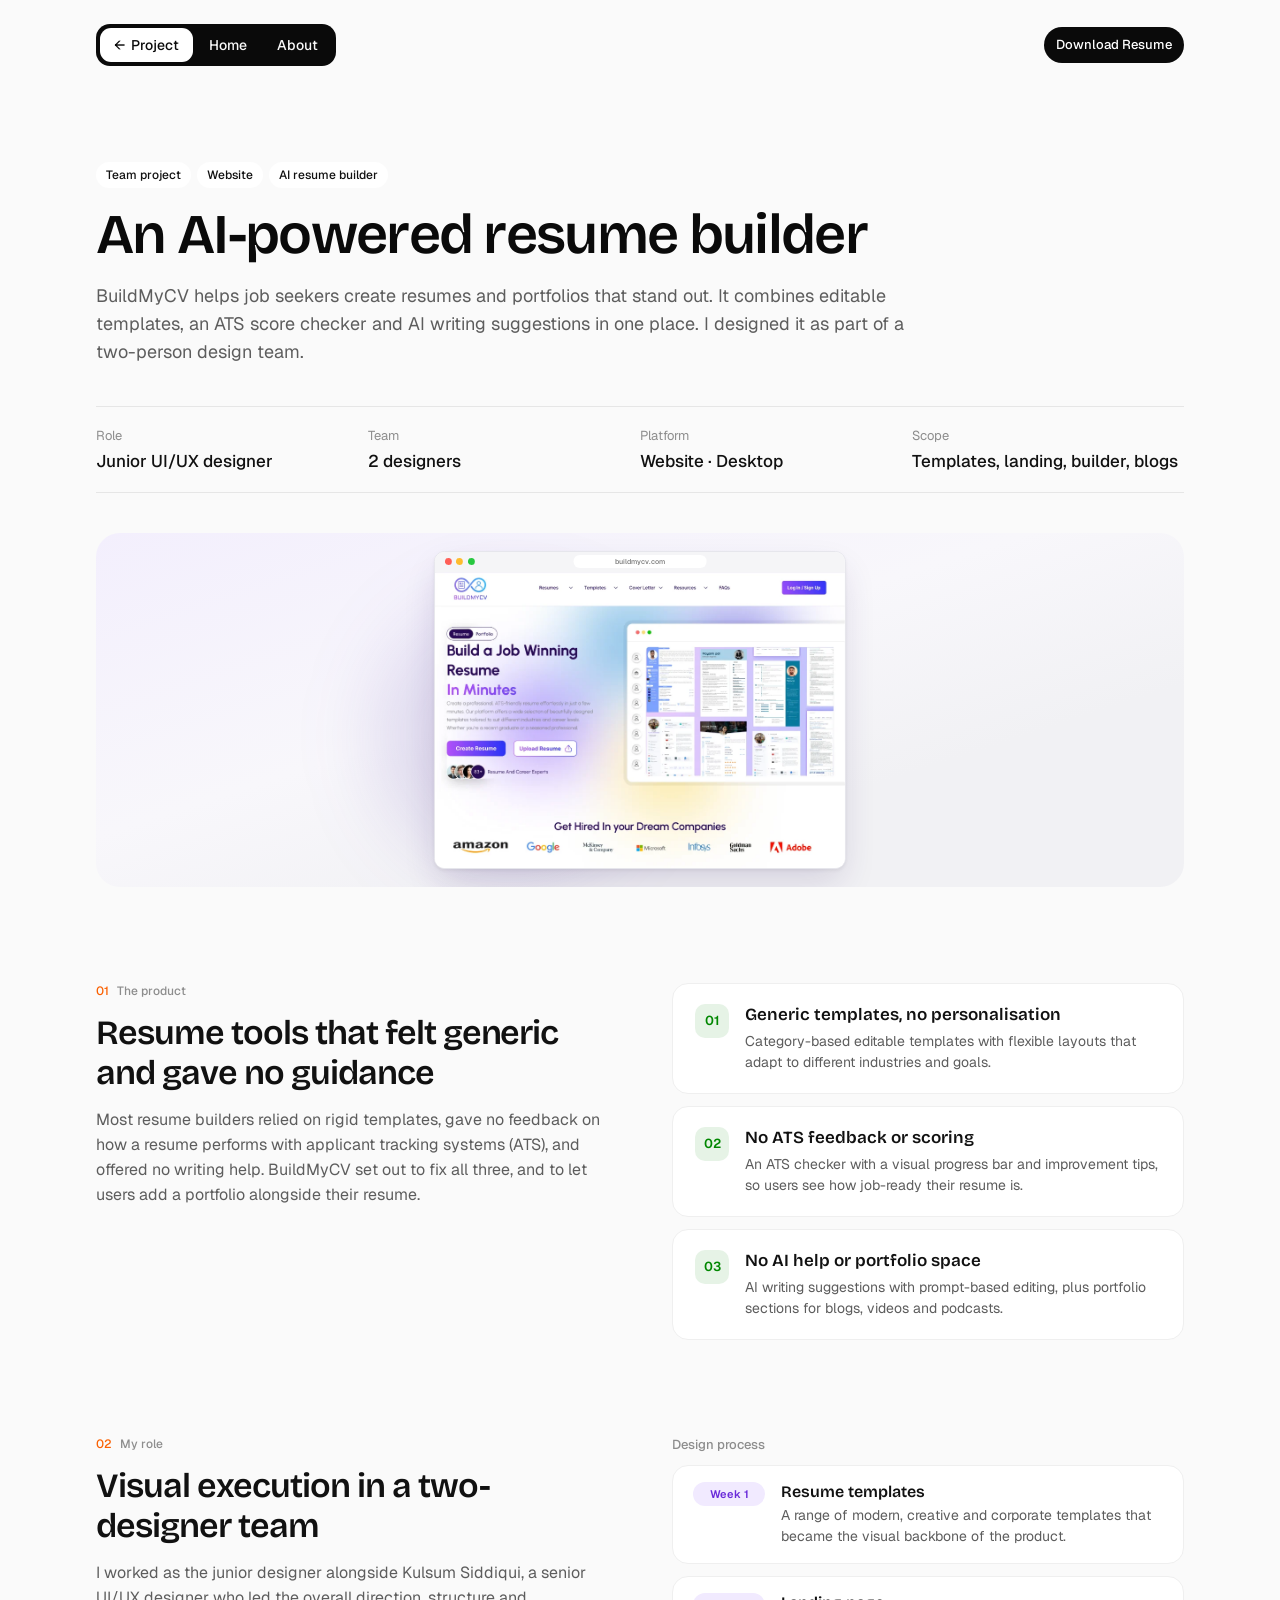
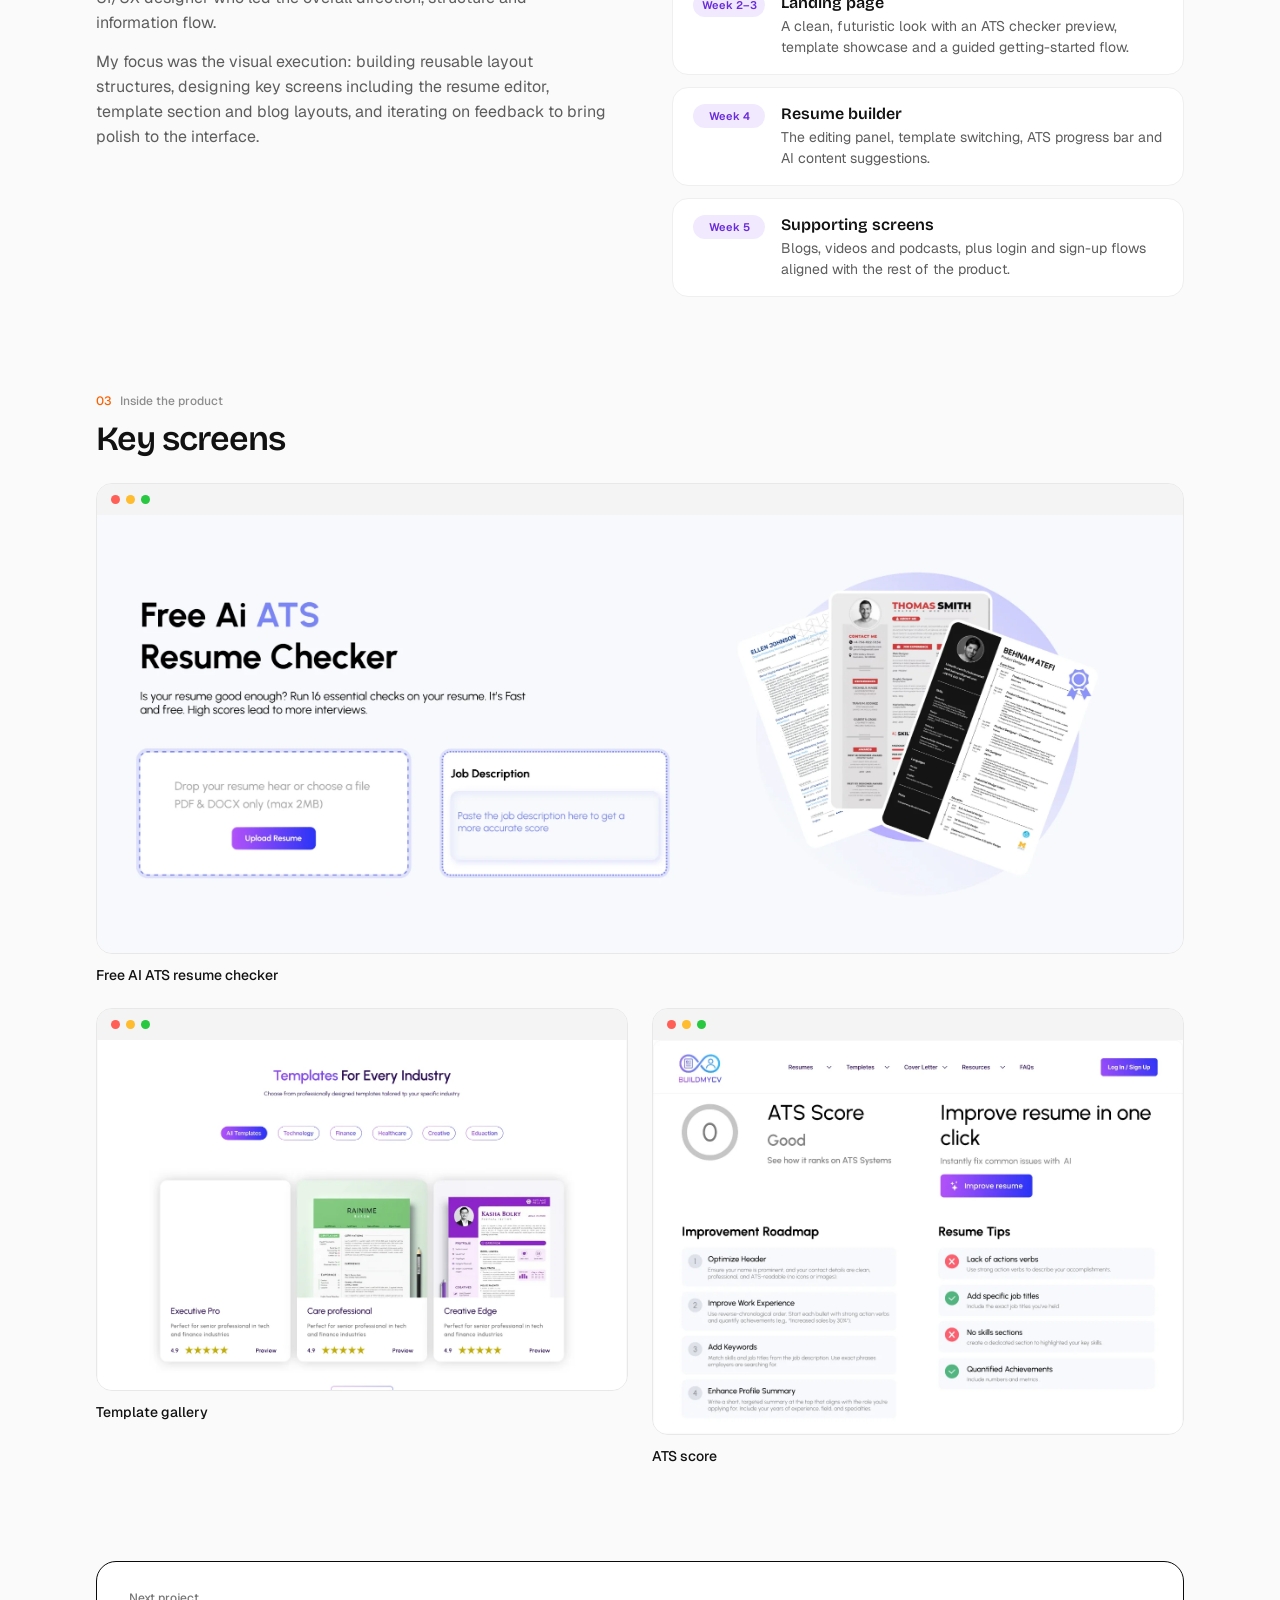
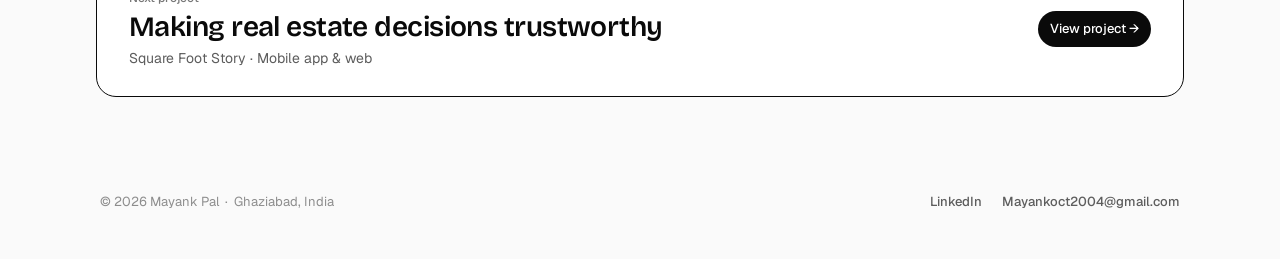
<file: projects/buildmycv.html>
<!DOCTYPE html>
<html lang="en">
<head>
  <meta charset="UTF-8">
  <meta name="viewport" content="width=device-width, initial-scale=1.0">
  <title>BuildMyCV — Mayank Pal</title>
  <meta name="description" content="How Mayank Pal designed BuildMyCV, an AI-powered resume builder with editable templates, an ATS score checker and AI writing suggestions.">

  <!-- Favicon -->
  <link rel="icon" type="image/png" sizes="32x32" href="../assets/icons/favicon-32.png">
  <link rel="icon" type="image/png" sizes="512x512" href="../assets/icons/icon-512.png">
  <link rel="apple-touch-icon" sizes="180x180" href="../assets/icons/apple-touch-icon.png">

  <!-- Fonts -->
  <link rel="preconnect" href="https://fonts.googleapis.com">
  <link rel="preconnect" href="https://fonts.gstatic.com" crossorigin>
  <link href="https://fonts.googleapis.com/css2?family=Bricolage+Grotesque:opsz,wght@12..96,200..800&family=Geist:wght@100..900&display=swap" rel="stylesheet">

  <!-- Base -->
  <link rel="stylesheet" href="../css/base/reset.css">
  <link rel="stylesheet" href="../css/base/tokens.css">
  <link rel="stylesheet" href="../css/base/typography.css">
  <link rel="stylesheet" href="../css/base/layout.css">

  <!-- Components -->
  <link rel="stylesheet" href="../css/components/nav.css">
  <link rel="stylesheet" href="../css/components/footer.css">
  <link rel="stylesheet" href="../css/components/buttons.css">
  <link rel="stylesheet" href="../css/components/cards.css">
  <link rel="stylesheet" href="../css/components/browser-mockup.css">
  <link rel="stylesheet" href="../css/components/buildmycv-cover.css">

  <!-- Page -->
  <link rel="stylesheet" href="../css/pages/case-study.css">
</head>
<body>
  <div class="page page--case-study page--case-study-compact">

    <header class="nav">
      <nav class="nav__tabs" aria-label="Main">
        <a class="nav__tab nav__tab--back" href="../index.html#work">←  Project</a>
        <a class="nav__tab" href="../index.html">Home</a>
        <a class="nav__tab" href="../about.html">About</a>
      </nav>
      <a class="button button--primary" href="https://drive.google.com/file/d/1pGfPo5S6tZQHNDvkSLIIHLWtFSm-3a2L/view?usp=sharing" target="_blank" rel="noopener">Download Resume</a>
    </header>

    <main class="page__main">

      <!-- ============ Hero ============ -->
      <section class="cs-hero cs-hero--compact">
        <div class="cs-hero__text">
          <ul class="cs-tags cs-tags--pills">
            <li class="cs-tag">Team project</li>
            <li class="cs-tag">Website</li>
            <li class="cs-tag">AI resume builder</li>
          </ul>
          <h1 class="cs-hero__title">An AI-powered resume builder</h1>
          <p class="cs-hero__intro">BuildMyCV helps job seekers create resumes and portfolios that stand out. It combines editable templates, an ATS score checker and AI writing suggestions in one place. I designed it as part of a two-person design team.</p>
        </div>

        <dl class="cs-meta cs-meta--lined">
          <div class="cs-meta__item"><dt class="cs-meta__label">Role</dt><dd class="cs-meta__value">Junior UI/UX designer</dd></div>
          <div class="cs-meta__item"><dt class="cs-meta__label">Team</dt><dd class="cs-meta__value">2 designers</dd></div>
          <div class="cs-meta__item"><dt class="cs-meta__label">Platform</dt><dd class="cs-meta__value">Website · Desktop</dd></div>
          <div class="cs-meta__item"><dt class="cs-meta__label">Scope</dt><dd class="cs-meta__value">Templates, landing, builder, blogs</dd></div>
        </dl>

        <!-- Same cover as the home page card, at full width -->
        <div class="buildmycv-cover buildmycv-cover--hero">
          <div class="buildmycv-cover__stage">
            <div class="glow buildmycv-cover__glow"><img class="glow__image" src="../assets/images/buildmycv/glow-cover.svg" alt=""></div>
            <div class="browser browser--cool buildmycv-cover__browser">
              <div class="browser__bar">
                <img class="browser__dot" src="../assets/icons/browser-dot-red.svg" alt="">
                <img class="browser__dot" src="../assets/icons/browser-dot-yellow.svg" alt="">
                <img class="browser__dot" src="../assets/icons/browser-dot-green.svg" alt="">
                <span class="browser__url"><span class="browser__url-text">buildmycv.com</span></span>
              </div>
              <img class="browser__page" src="../assets/images/buildmycv/landing.webp" alt="BuildMyCV landing page: Build a job winning resume in minutes">
            </div>
          </div>
        </div>
      </section>

      <!-- ============ 01 The product ============ -->
      <section class="cs-overview">
        <div class="cs-head cs-head--overview">
          <p class="cs-head__eyebrow"><span class="cs-head__number cs-head__number--accent">01</span>The product</p>
          <h2 class="cs-head__title cs-head__title--tight">Resume tools that felt generic and gave no guidance</h2>
          <p class="cs-head__text">Most resume builders relied on rigid templates, gave no feedback on how a resume performs with applicant tracking systems (ATS), and offered no writing help. BuildMyCV set out to fix all three, and to let users add a portfolio alongside their resume.</p>
        </div>
        <ol class="cs-highlights">
          <li class="cs-highlight">
            <span class="cs-highlight__num">01</span>
            <div class="cs-highlight__text">
              <h3 class="cs-highlight__title">Generic templates, no personalisation</h3>
              <p class="cs-highlight__description">Category-based editable templates with flexible layouts that adapt to different industries and goals.</p>
            </div>
          </li>
          <li class="cs-highlight">
            <span class="cs-highlight__num">02</span>
            <div class="cs-highlight__text">
              <h3 class="cs-highlight__title">No ATS feedback or scoring</h3>
              <p class="cs-highlight__description">An ATS checker with a visual progress bar and improvement tips, so users see how job-ready their resume is.</p>
            </div>
          </li>
          <li class="cs-highlight">
            <span class="cs-highlight__num">03</span>
            <div class="cs-highlight__text">
              <h3 class="cs-highlight__title">No AI help or portfolio space</h3>
              <p class="cs-highlight__description">AI writing suggestions with prompt-based editing, plus portfolio sections for blogs, videos and podcasts.</p>
            </div>
          </li>
        </ol>
      </section>

      <!-- ============ 02 My role ============ -->
      <section class="cs-overview">
        <div class="cs-head cs-head--overview">
          <p class="cs-head__eyebrow"><span class="cs-head__number cs-head__number--accent">02</span>My role</p>
          <h2 class="cs-head__title cs-head__title--tight">Visual execution in a two-designer team</h2>
          <p class="cs-head__text">I worked as the junior designer alongside Kulsum Siddiqui, a senior UI/UX designer who led the overall direction, structure and information flow.</p>
          <p class="cs-head__text">My focus was the visual execution: building reusable layout structures, designing key screens including the resume editor, template section and blog layouts, and iterating on feedback to bring polish to the interface.</p>
        </div>
        <div class="cs-process">
          <p class="cs-process__label">Design process</p>
          <ol class="cs-process__steps">
            <li class="cs-process__step">
              <span class="cs-process__week">Week 1</span>
              <div class="cs-process__text">
                <h3 class="cs-process__title">Resume templates</h3>
                <p class="cs-process__description">A range of modern, creative and corporate templates that became the visual backbone of the product.</p>
              </div>
            </li>
            <li class="cs-process__step">
              <span class="cs-process__week">Week 2–3</span>
              <div class="cs-process__text">
                <h3 class="cs-process__title">Landing page</h3>
                <p class="cs-process__description">A clean, futuristic look with an ATS checker preview, template showcase and a guided getting-started flow.</p>
              </div>
            </li>
            <li class="cs-process__step">
              <span class="cs-process__week">Week 4</span>
              <div class="cs-process__text">
                <h3 class="cs-process__title">Resume builder</h3>
                <p class="cs-process__description">The editing panel, template switching, ATS progress bar and AI content suggestions.</p>
              </div>
            </li>
            <li class="cs-process__step">
              <span class="cs-process__week">Week 5</span>
              <div class="cs-process__text">
                <h3 class="cs-process__title">Supporting screens</h3>
                <p class="cs-process__description">Blogs, videos and podcasts, plus login and sign-up flows aligned with the rest of the product.</p>
              </div>
            </li>
          </ol>
        </div>
      </section>

      <!-- ============ 03 Inside the product ============ -->
      <section class="cs-section">
        <div class="cs-head cs-head--compact">
          <p class="cs-head__eyebrow"><span class="cs-head__number cs-head__number--accent">03</span>Inside the product</p>
          <h2 class="cs-head__title cs-head__title--tight">Key screens</h2>
        </div>
        <div class="cs-shots">
          <figure class="browser-shot browser-shot--flat cs-shots__wide">
            <div class="browser-shot__window">
              <div class="browser-shot__bar"><img class="browser-shot__dot" src="../assets/icons/browser-dot-red.svg" alt=""><img class="browser-shot__dot" src="../assets/icons/browser-dot-yellow.svg" alt=""><img class="browser-shot__dot" src="../assets/icons/browser-dot-green.svg" alt=""></div>
              <img class="browser-shot__image" src="../assets/images/buildmycv/screen-ats-resume-checker.webp" alt="Free AI ATS resume checker page with an upload box and sample resumes" loading="lazy">
            </div>
            <figcaption class="browser-shot__caption">Free AI ATS resume checker</figcaption>
          </figure>
          <figure class="browser-shot browser-shot--flat">
            <div class="browser-shot__window">
              <div class="browser-shot__bar"><img class="browser-shot__dot" src="../assets/icons/browser-dot-red.svg" alt=""><img class="browser-shot__dot" src="../assets/icons/browser-dot-yellow.svg" alt=""><img class="browser-shot__dot" src="../assets/icons/browser-dot-green.svg" alt=""></div>
              <img class="browser-shot__image" src="../assets/images/buildmycv/screen-template-gallery.webp" alt="Template gallery with resume templates for every industry" loading="lazy">
            </div>
            <figcaption class="browser-shot__caption">Template gallery</figcaption>
          </figure>
          <figure class="browser-shot browser-shot--flat">
            <div class="browser-shot__window">
              <div class="browser-shot__bar"><img class="browser-shot__dot" src="../assets/icons/browser-dot-red.svg" alt=""><img class="browser-shot__dot" src="../assets/icons/browser-dot-yellow.svg" alt=""><img class="browser-shot__dot" src="../assets/icons/browser-dot-green.svg" alt=""></div>
              <img class="browser-shot__image" src="../assets/images/buildmycv/screen-ats-score.webp" alt="ATS score screen with an improvement roadmap and resume tips" loading="lazy">
            </div>
            <figcaption class="browser-shot__caption">ATS score</figcaption>
          </figure>
        </div>
      </section>

      <!-- ============ Next project ============ -->
      <section class="cs-next">
        <div class="cs-next__text">
          <p class="cs-next__label">Next project</p>
          <h2 class="cs-next__title">Making real estate decisions trustworthy</h2>
          <p class="cs-next__meta">Square Foot Story · Mobile app &amp; web</p>
        </div>
        <a class="button button--primary cs-next__button" href="square-foot-story.html">View project →</a>
      </section>
    </main>

    <footer class="footer">
      <p class="footer__text">© 2026 Mayank Pal  ·  Ghaziabad, India</p>
      <nav class="footer__links" aria-label="Social">
        <a class="footer__link" href="https://www.linkedin.com/in/mayank8585" target="_blank" rel="noopener">LinkedIn</a>
        <a class="footer__link" href="mailto:Mayankoct2004@gmail.com">Mayankoct2004@gmail.com</a>
      </nav>
    </footer>

  </div>

  <script src="../js/main.js"></script>
</body>
</html>
</file>
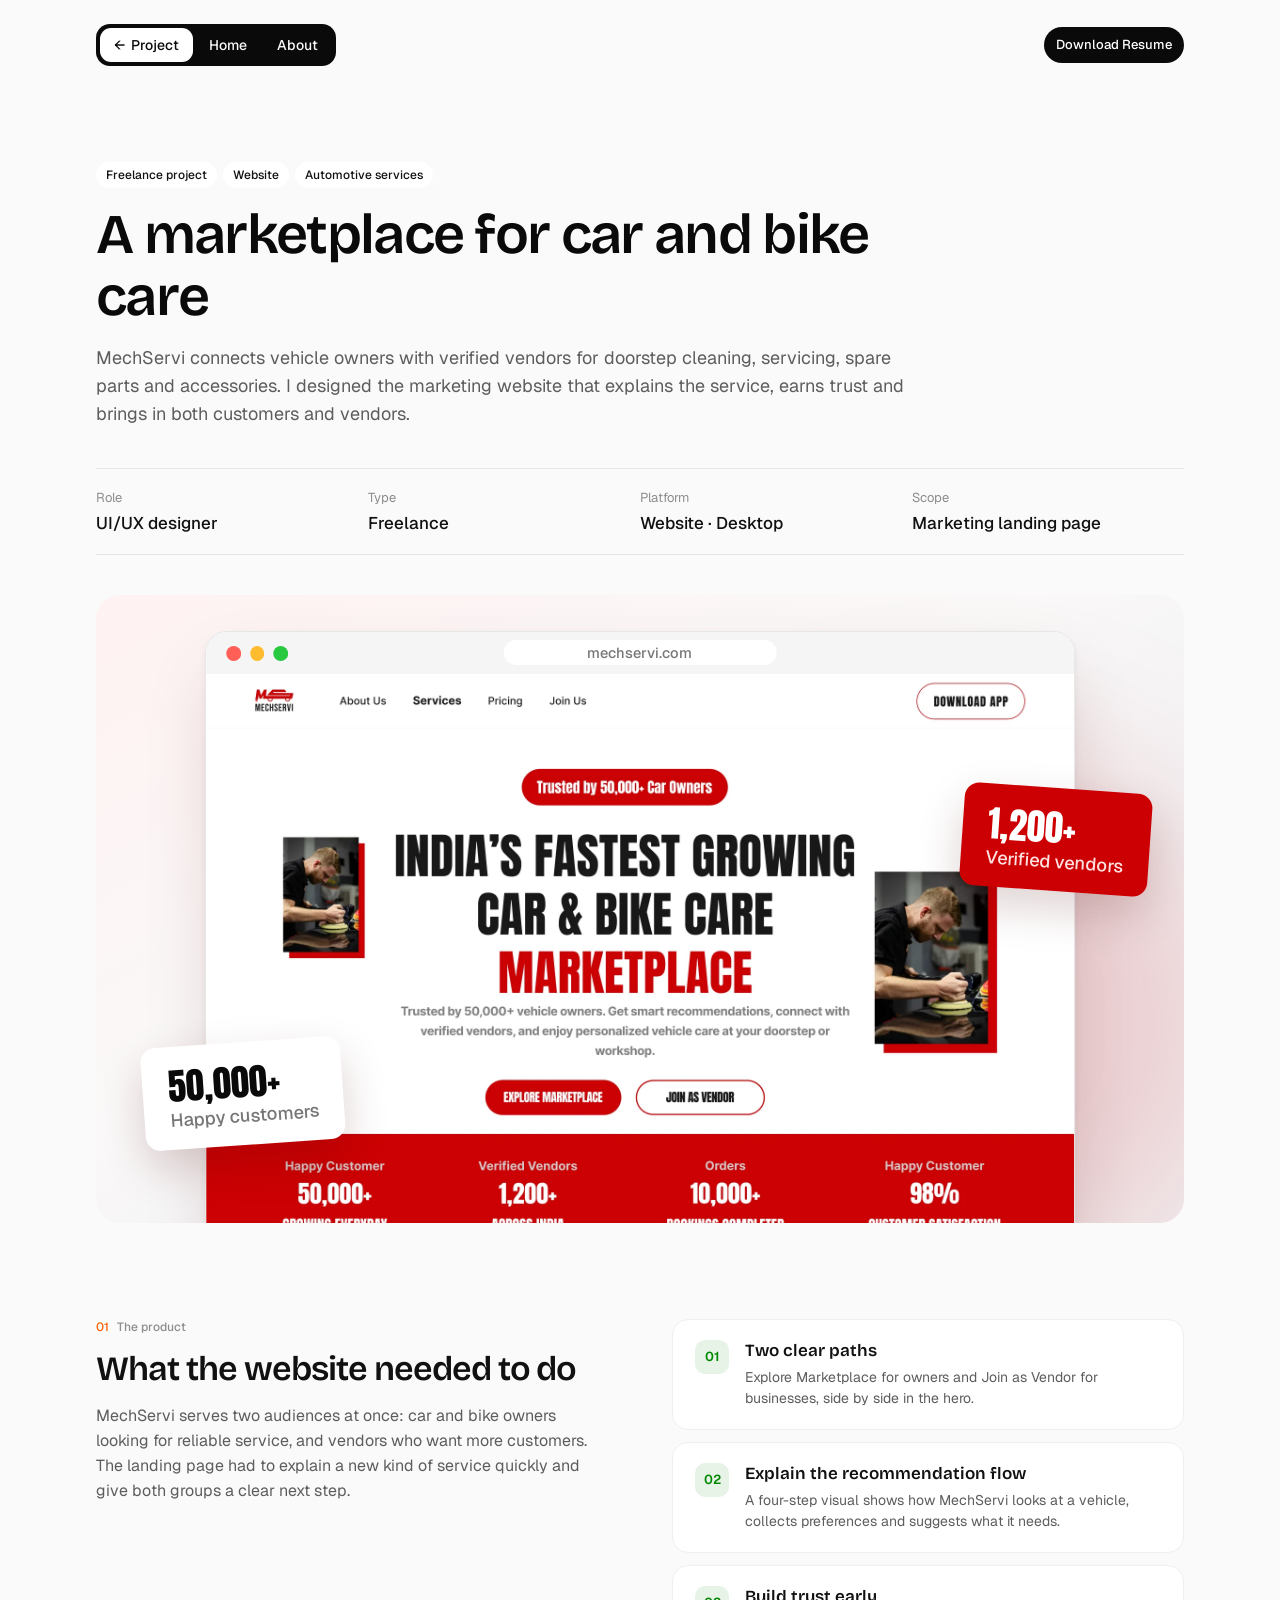
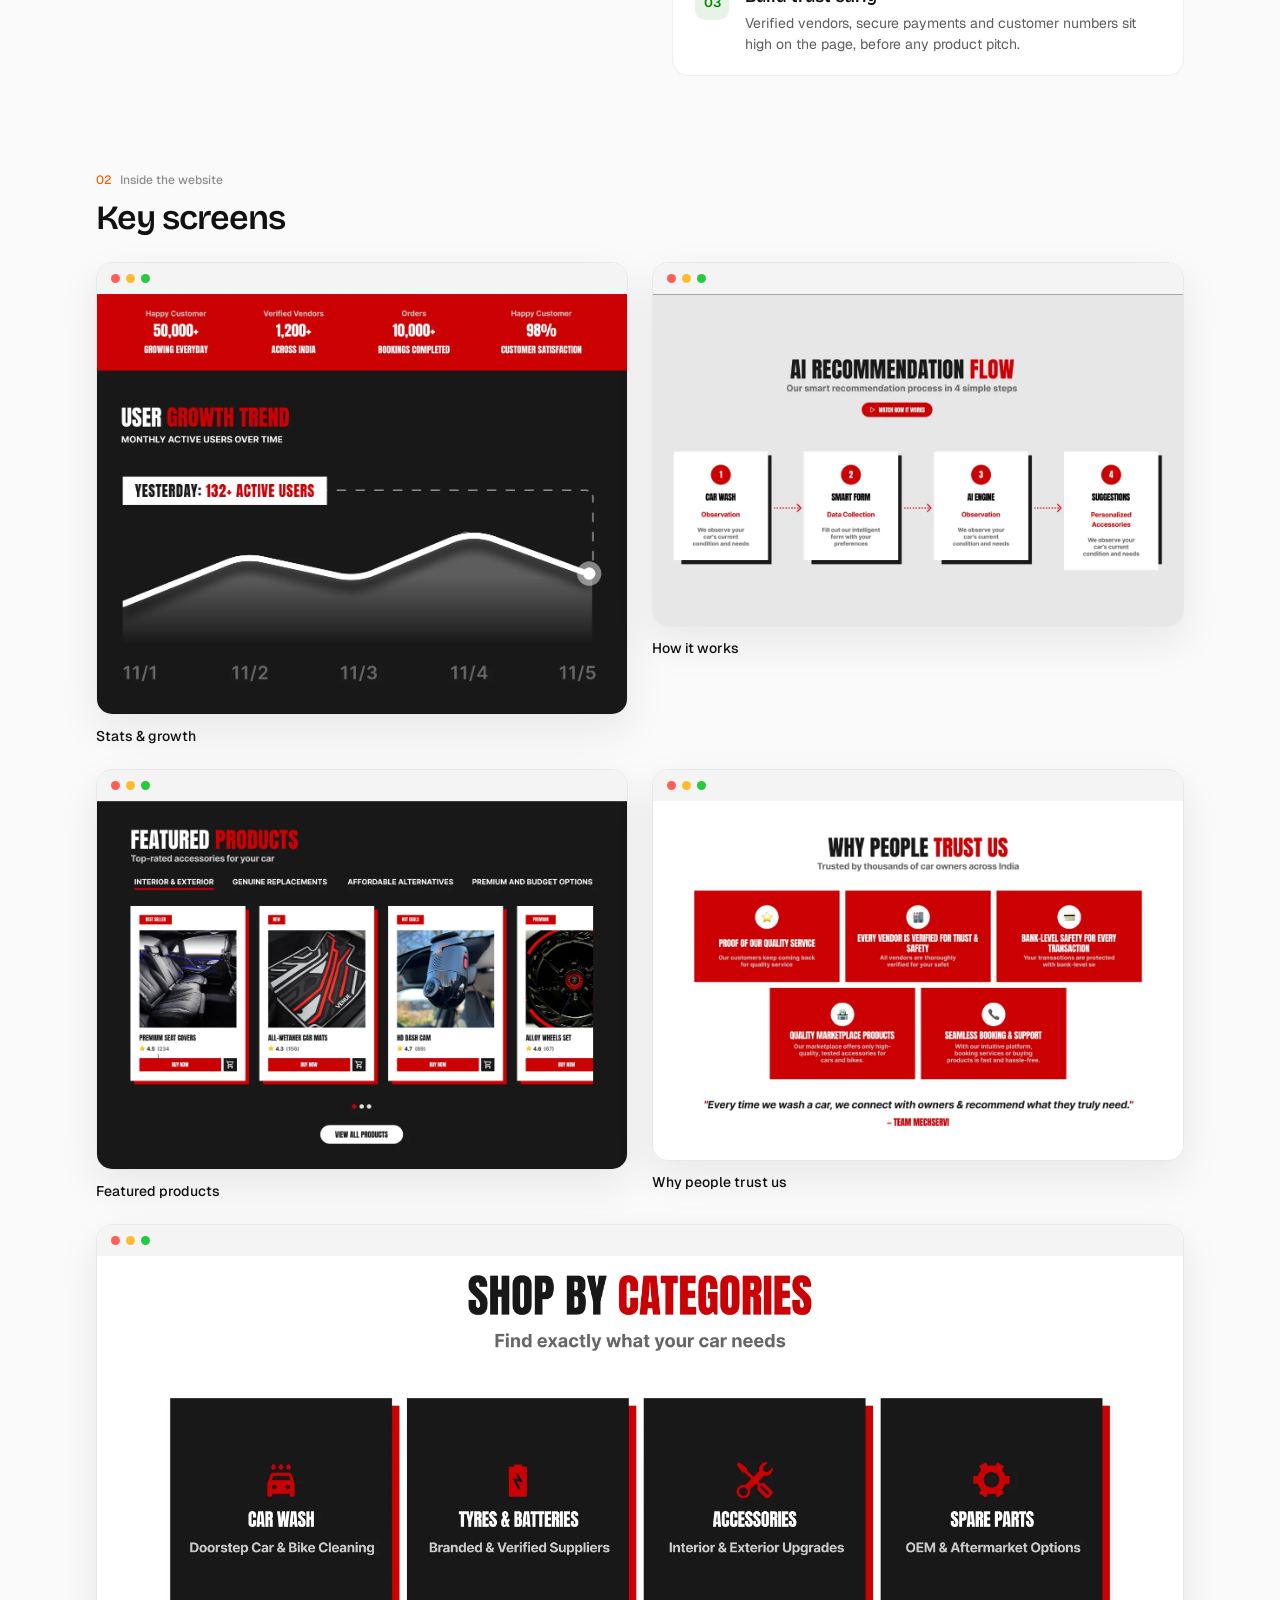
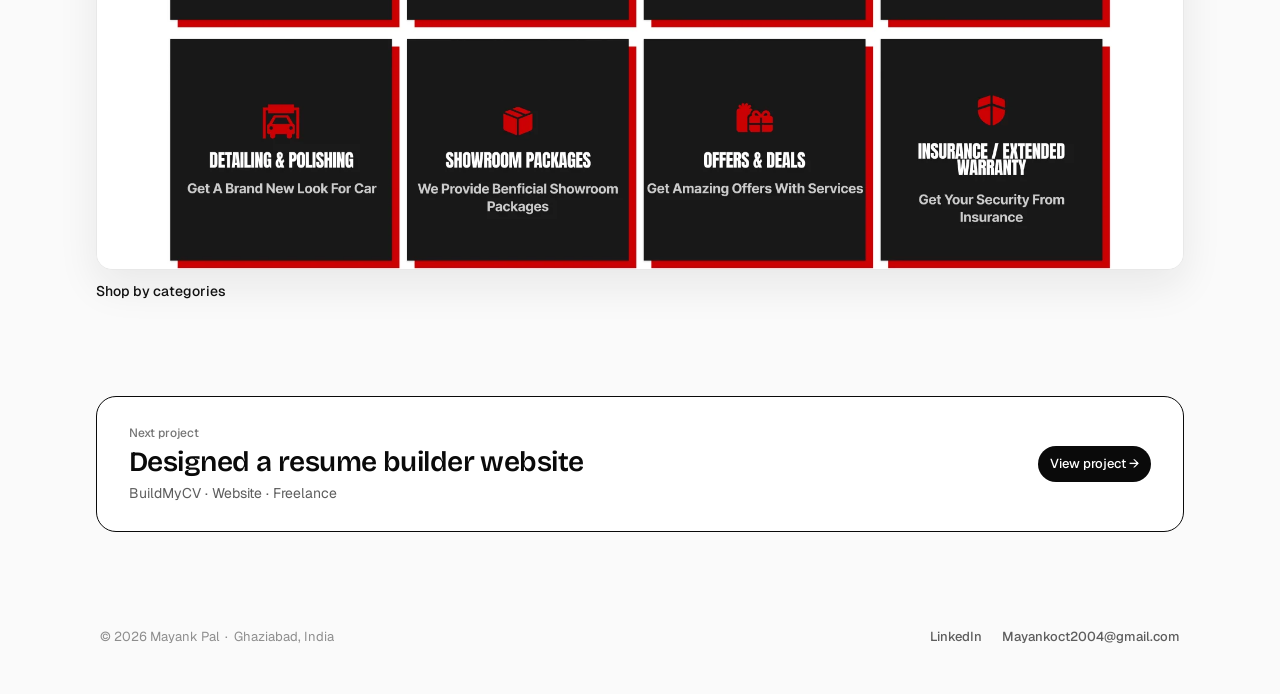
<file: projects/mechservi.html>
<!DOCTYPE html>
<html lang="en">
<head>
  <meta charset="UTF-8">
  <meta name="viewport" content="width=device-width, initial-scale=1.0">
  <title>MechServi — Mayank Pal</title>
  <meta name="description" content="How Mayank Pal designed the MechServi website, a marketplace that connects vehicle owners with verified vendors for doorstep car and bike care.">

  <!-- Favicon -->
  <link rel="icon" type="image/png" sizes="32x32" href="../assets/icons/favicon-32.png">
  <link rel="icon" type="image/png" sizes="512x512" href="../assets/icons/icon-512.png">
  <link rel="apple-touch-icon" sizes="180x180" href="../assets/icons/apple-touch-icon.png">

  <!-- Fonts -->
  <link rel="preconnect" href="https://fonts.googleapis.com">
  <link rel="preconnect" href="https://fonts.gstatic.com" crossorigin>
  <link href="https://fonts.googleapis.com/css2?family=Anton&family=Bricolage+Grotesque:opsz,wght@12..96,200..800&family=Geist:wght@100..900&display=swap" rel="stylesheet">

  <!-- Base -->
  <link rel="stylesheet" href="../css/base/reset.css">
  <link rel="stylesheet" href="../css/base/tokens.css">
  <link rel="stylesheet" href="../css/base/typography.css">
  <link rel="stylesheet" href="../css/base/layout.css">

  <!-- Components -->
  <link rel="stylesheet" href="../css/components/nav.css">
  <link rel="stylesheet" href="../css/components/footer.css">
  <link rel="stylesheet" href="../css/components/buttons.css">
  <link rel="stylesheet" href="../css/components/cards.css">
  <link rel="stylesheet" href="../css/components/browser-mockup.css">
  <link rel="stylesheet" href="../css/components/mechservi-cover.css">

  <!-- Page -->
  <link rel="stylesheet" href="../css/pages/case-study.css">
</head>
<body>
  <div class="page page--case-study page--case-study-compact">

    <header class="nav">
      <nav class="nav__tabs" aria-label="Main">
        <a class="nav__tab nav__tab--back" href="../index.html#work">←  Project</a>
        <a class="nav__tab" href="../index.html">Home</a>
        <a class="nav__tab" href="../about.html">About</a>
      </nav>
      <a class="button button--primary" href="https://drive.google.com/file/d/1pGfPo5S6tZQHNDvkSLIIHLWtFSm-3a2L/view?usp=sharing" target="_blank" rel="noopener">Download Resume</a>
    </header>

    <main class="page__main">

      <!-- ============ Hero ============ -->
      <section class="cs-hero cs-hero--compact">
        <div class="cs-hero__text">
          <ul class="cs-tags cs-tags--pills">
            <li class="cs-tag">Freelance project</li>
            <li class="cs-tag">Website</li>
            <li class="cs-tag">Automotive services</li>
          </ul>
          <h1 class="cs-hero__title">A marketplace for car and bike care</h1>
          <p class="cs-hero__intro">MechServi connects vehicle owners with verified vendors for doorstep cleaning, servicing, spare parts and accessories. I designed the marketing website that explains the service, earns trust and brings in both customers and vendors.</p>
        </div>

        <dl class="cs-meta cs-meta--lined">
          <div class="cs-meta__item"><dt class="cs-meta__label">Role</dt><dd class="cs-meta__value">UI/UX designer</dd></div>
          <div class="cs-meta__item"><dt class="cs-meta__label">Type</dt><dd class="cs-meta__value">Freelance</dd></div>
          <div class="cs-meta__item"><dt class="cs-meta__label">Platform</dt><dd class="cs-meta__value">Website · Desktop</dd></div>
          <div class="cs-meta__item"><dt class="cs-meta__label">Scope</dt><dd class="cs-meta__value">Marketing landing page</dd></div>
        </dl>

        <!-- Same cover as the home page card, at full width -->
        <div class="mechservi-cover mechservi-cover--hero">
          <div class="mechservi-cover__stage">
            <div class="glow mechservi-cover__glow"><img class="glow__image" src="../assets/images/mechservi/glow-cover.svg" alt=""></div>
            <div class="browser mechservi-cover__browser">
              <div class="browser__bar">
                <img class="browser__dot" src="../assets/icons/browser-dot-red.svg" alt="">
                <img class="browser__dot" src="../assets/icons/browser-dot-yellow.svg" alt="">
                <img class="browser__dot" src="../assets/icons/browser-dot-green.svg" alt="">
                <span class="browser__url"><span class="browser__url-text">mechservi.com</span></span>
              </div>
              <img class="browser__page" src="../assets/images/mechservi/landing.webp" alt="MechServi landing page: India’s fastest growing car and bike care marketplace">
            </div>
            <div class="stat stat--customers">
              <div class="stat__chip"><span class="stat__value">50,000+</span><span class="stat__label">Happy customers</span></div>
            </div>
            <div class="stat stat--vendors">
              <div class="stat__chip stat__chip--red"><span class="stat__value">1,200+</span><span class="stat__label">Verified vendors</span></div>
            </div>
          </div>
        </div>
      </section>

      <!-- ============ 01 The product ============ -->
      <section class="cs-overview">
        <div class="cs-head cs-head--overview">
          <p class="cs-head__eyebrow"><span class="cs-head__number cs-head__number--accent">01</span>The product</p>
          <h2 class="cs-head__title cs-head__title--tight">What the website needed to do</h2>
          <p class="cs-head__text">MechServi serves two audiences at once: car and bike owners looking for reliable service, and vendors who want more customers. The landing page had to explain a new kind of service quickly and give both groups a clear next step.</p>
        </div>
        <ol class="cs-highlights">
          <li class="cs-highlight">
            <span class="cs-highlight__num">01</span>
            <div class="cs-highlight__text">
              <h3 class="cs-highlight__title">Two clear paths</h3>
              <p class="cs-highlight__description">Explore Marketplace for owners and Join as Vendor for businesses, side by side in the hero.</p>
            </div>
          </li>
          <li class="cs-highlight">
            <span class="cs-highlight__num">02</span>
            <div class="cs-highlight__text">
              <h3 class="cs-highlight__title">Explain the recommendation flow</h3>
              <p class="cs-highlight__description">A four-step visual shows how MechServi looks at a vehicle, collects preferences and suggests what it needs.</p>
            </div>
          </li>
          <li class="cs-highlight">
            <span class="cs-highlight__num">03</span>
            <div class="cs-highlight__text">
              <h3 class="cs-highlight__title">Build trust early</h3>
              <p class="cs-highlight__description">Verified vendors, secure payments and customer numbers sit high on the page, before any product pitch.</p>
            </div>
          </li>
        </ol>
      </section>

      <!-- ============ 02 Inside the website ============ -->
      <section class="cs-section">
        <div class="cs-head cs-head--compact">
          <p class="cs-head__eyebrow"><span class="cs-head__number cs-head__number--accent">02</span>Inside the website</p>
          <h2 class="cs-head__title cs-head__title--tight">Key screens</h2>
        </div>
        <div class="cs-shots">
          <figure class="browser-shot">
            <div class="browser-shot__window">
              <div class="browser-shot__bar"><img class="browser-shot__dot" src="../assets/icons/browser-dot-red.svg" alt=""><img class="browser-shot__dot" src="../assets/icons/browser-dot-yellow.svg" alt=""><img class="browser-shot__dot" src="../assets/icons/browser-dot-green.svg" alt=""></div>
              <img class="browser-shot__image" src="../assets/images/mechservi/screen-stats-growth.webp" alt="MechServi stats section with customer and vendor growth numbers" loading="lazy">
            </div>
            <figcaption class="browser-shot__caption">Stats &amp; growth</figcaption>
          </figure>
          <figure class="browser-shot">
            <div class="browser-shot__window">
              <div class="browser-shot__bar"><img class="browser-shot__dot" src="../assets/icons/browser-dot-red.svg" alt=""><img class="browser-shot__dot" src="../assets/icons/browser-dot-yellow.svg" alt=""><img class="browser-shot__dot" src="../assets/icons/browser-dot-green.svg" alt=""></div>
              <img class="browser-shot__image" src="../assets/images/mechservi/screen-how-it-works.webp" alt="How it works section showing the four-step recommendation flow" loading="lazy">
            </div>
            <figcaption class="browser-shot__caption">How it works</figcaption>
          </figure>
          <figure class="browser-shot">
            <div class="browser-shot__window">
              <div class="browser-shot__bar"><img class="browser-shot__dot" src="../assets/icons/browser-dot-red.svg" alt=""><img class="browser-shot__dot" src="../assets/icons/browser-dot-yellow.svg" alt=""><img class="browser-shot__dot" src="../assets/icons/browser-dot-green.svg" alt=""></div>
              <img class="browser-shot__image" src="../assets/images/mechservi/screen-featured-products.webp" alt="Featured products section with car care products" loading="lazy">
            </div>
            <figcaption class="browser-shot__caption">Featured products</figcaption>
          </figure>
          <figure class="browser-shot">
            <div class="browser-shot__window">
              <div class="browser-shot__bar"><img class="browser-shot__dot" src="../assets/icons/browser-dot-red.svg" alt=""><img class="browser-shot__dot" src="../assets/icons/browser-dot-yellow.svg" alt=""><img class="browser-shot__dot" src="../assets/icons/browser-dot-green.svg" alt=""></div>
              <img class="browser-shot__image" src="../assets/images/mechservi/screen-why-people-trust-us.webp" alt="Why people trust us section with trust badges" loading="lazy">
            </div>
            <figcaption class="browser-shot__caption">Why people trust us</figcaption>
          </figure>
          <figure class="browser-shot cs-shots__wide">
            <div class="browser-shot__window">
              <div class="browser-shot__bar"><img class="browser-shot__dot" src="../assets/icons/browser-dot-red.svg" alt=""><img class="browser-shot__dot" src="../assets/icons/browser-dot-yellow.svg" alt=""><img class="browser-shot__dot" src="../assets/icons/browser-dot-green.svg" alt=""></div>
              <img class="browser-shot__image" src="../assets/images/mechservi/screen-shop-by-categories.webp" alt="Shop by categories section with product categories" loading="lazy">
            </div>
            <figcaption class="browser-shot__caption">Shop by categories</figcaption>
          </figure>
        </div>
      </section>

      <!-- ============ Next project ============ -->
      <section class="cs-next">
        <div class="cs-next__text">
          <p class="cs-next__label">Next project</p>
          <h2 class="cs-next__title">Designed a resume builder website</h2>
          <p class="cs-next__meta">BuildMyCV · Website · Freelance</p>
        </div>
        <a class="button button--primary cs-next__button" href="buildmycv.html">View project →</a>
      </section>
    </main>

    <footer class="footer">
      <p class="footer__text">© 2026 Mayank Pal  ·  Ghaziabad, India</p>
      <nav class="footer__links" aria-label="Social">
        <a class="footer__link" href="https://www.linkedin.com/in/mayank8585" target="_blank" rel="noopener">LinkedIn</a>
        <a class="footer__link" href="mailto:Mayankoct2004@gmail.com">Mayankoct2004@gmail.com</a>
      </nav>
    </footer>

  </div>

  <script src="../js/main.js"></script>
</body>
</html>
</file>
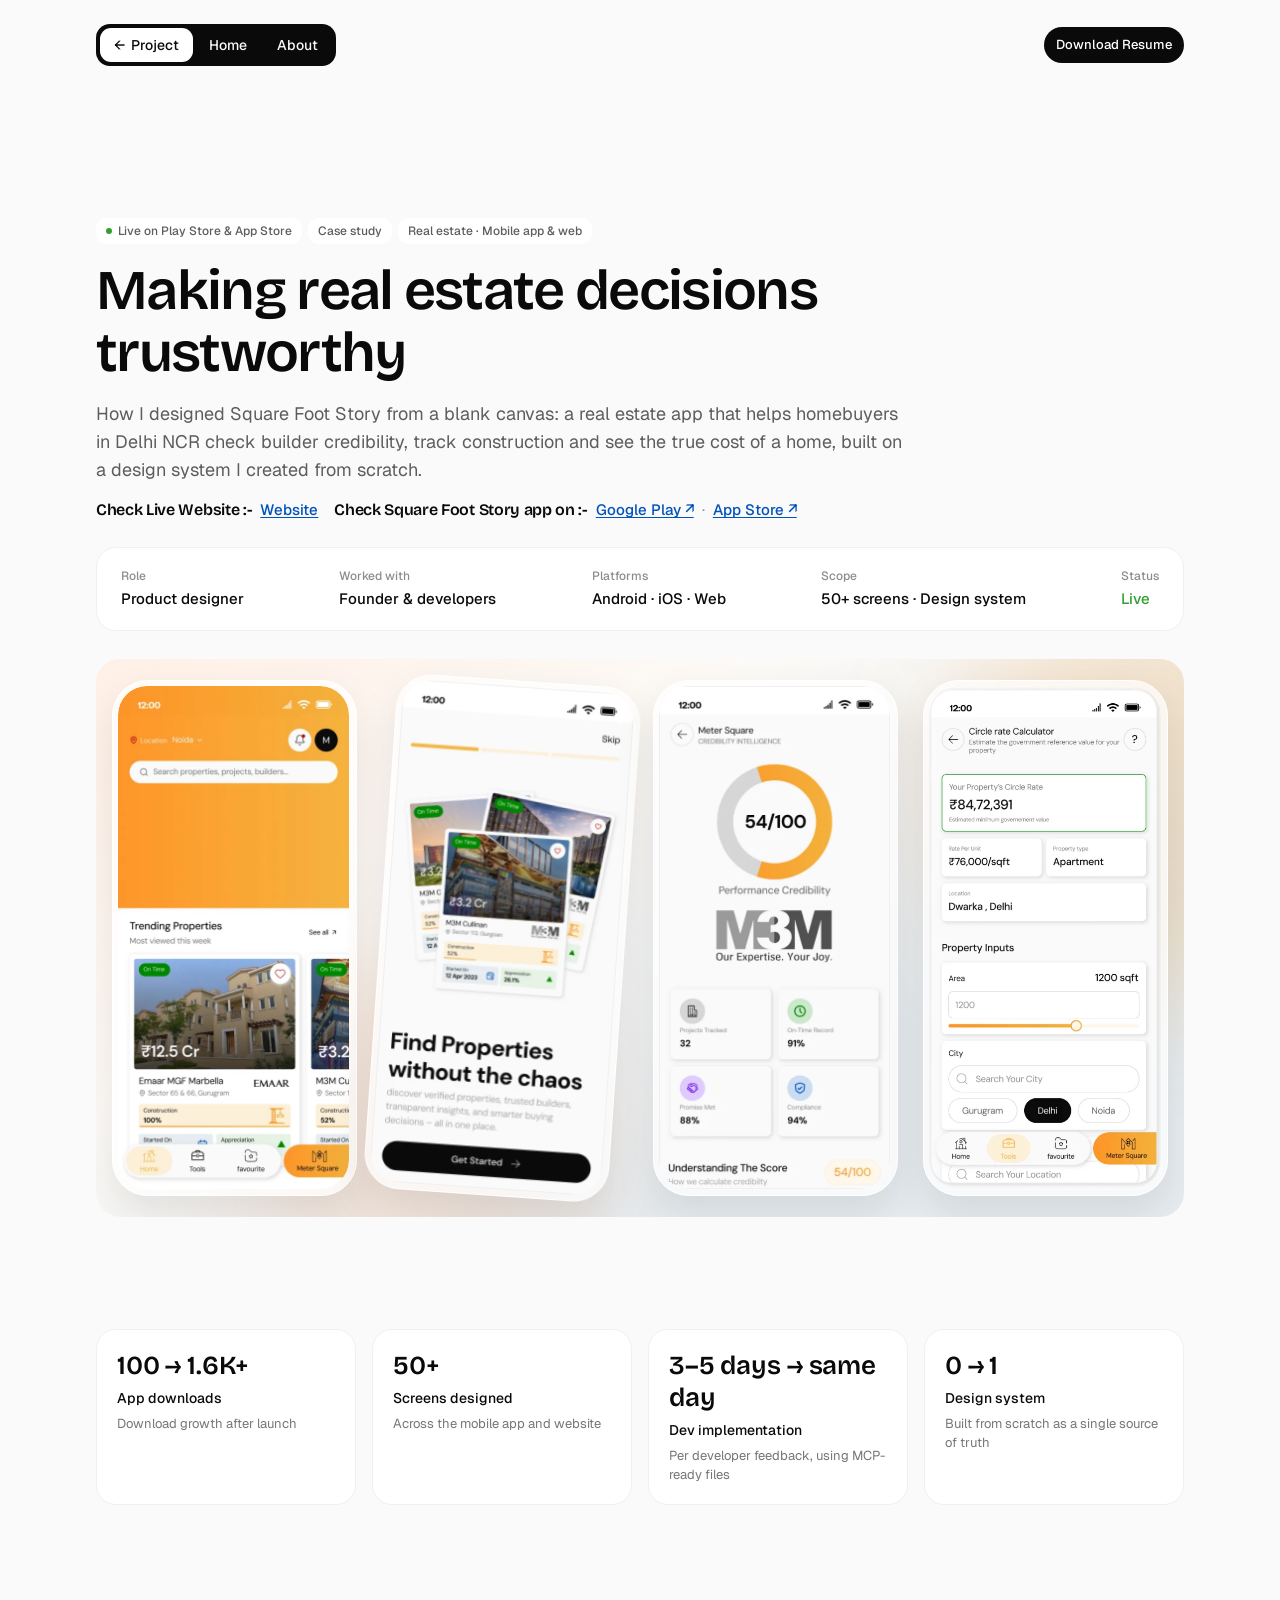
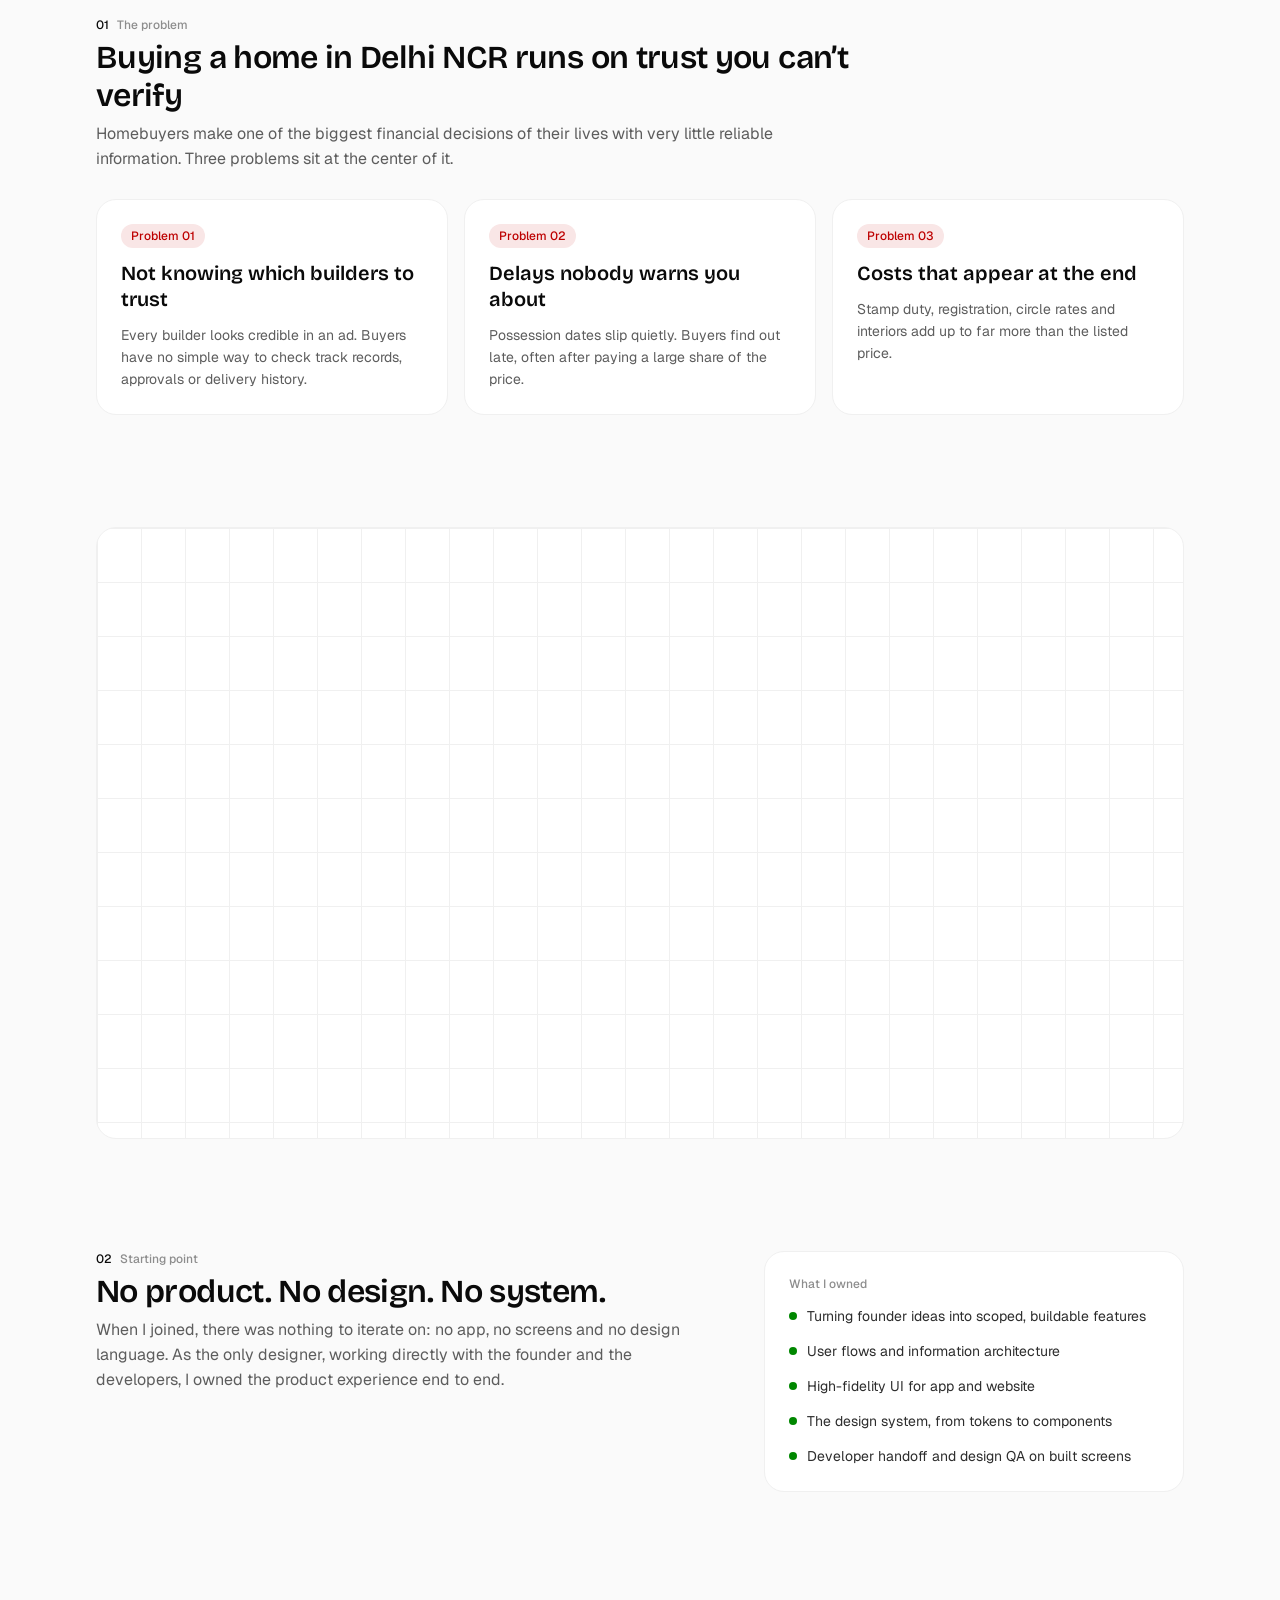
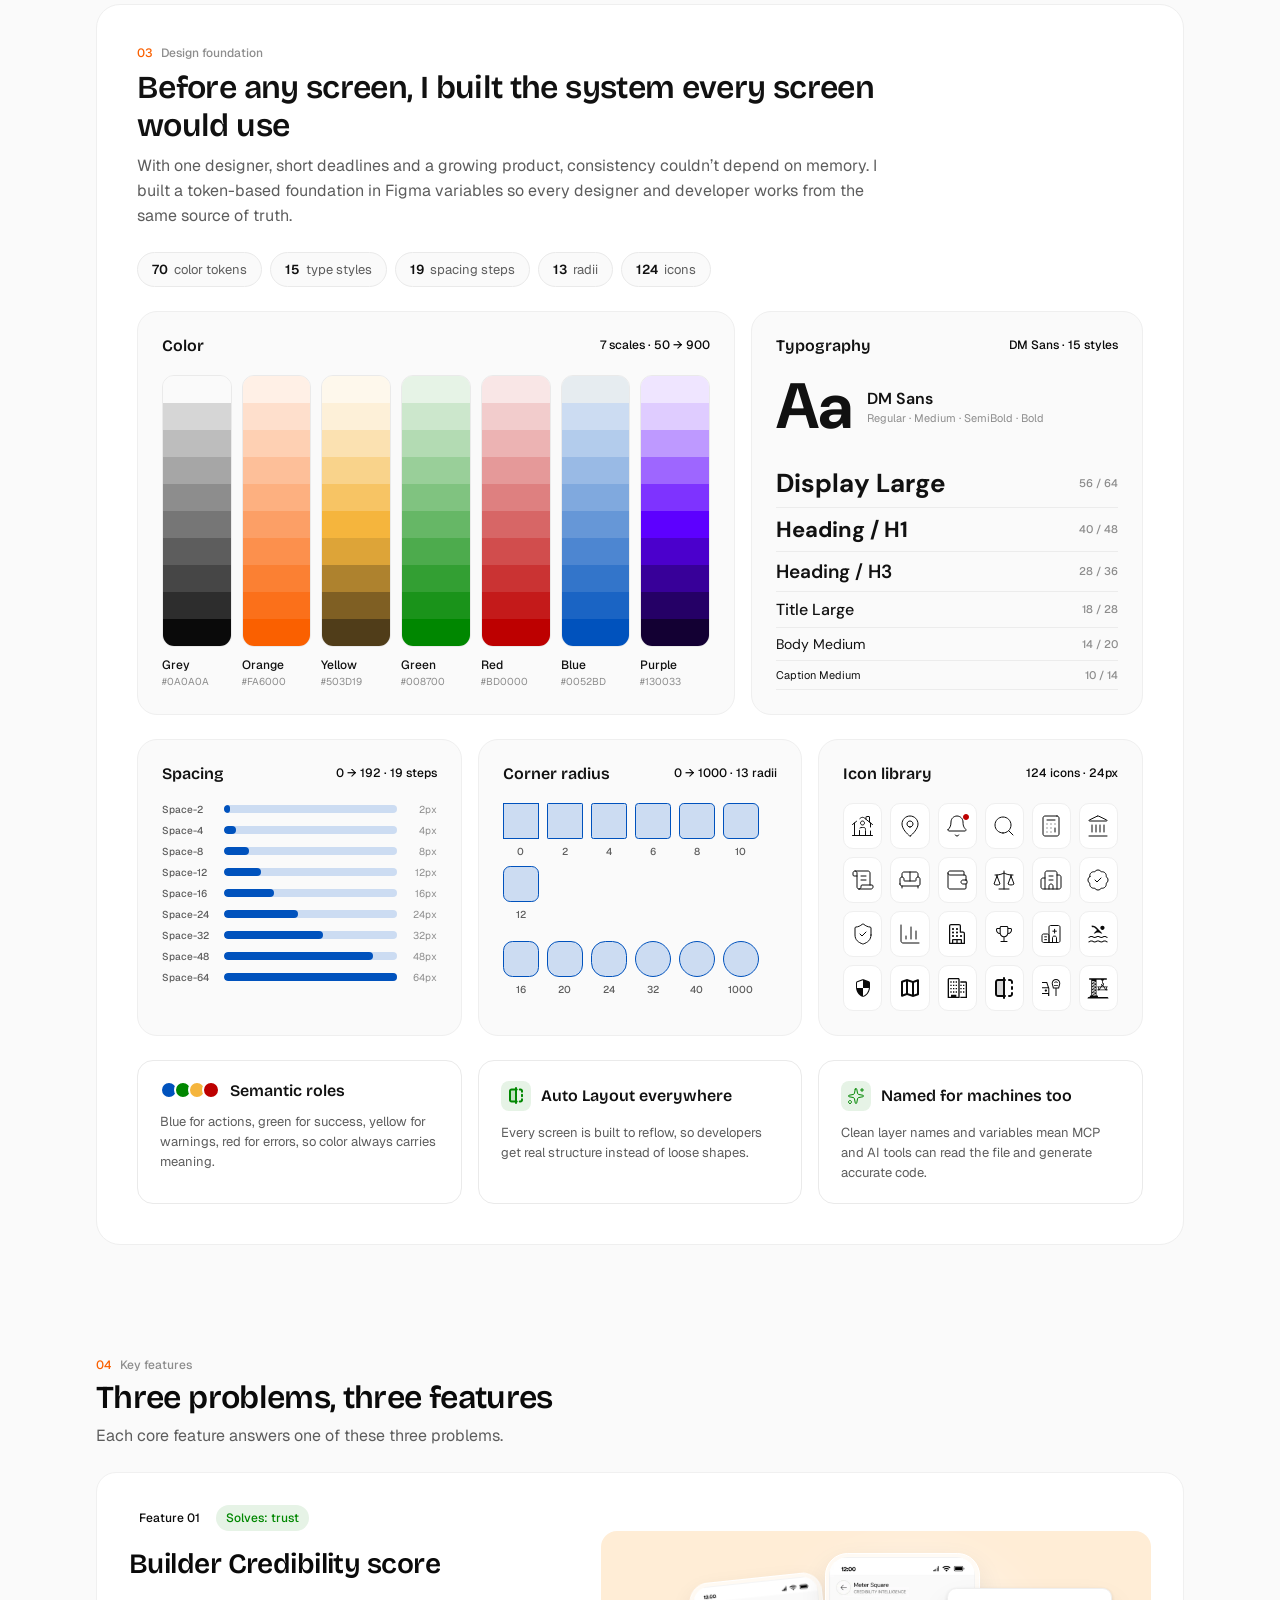
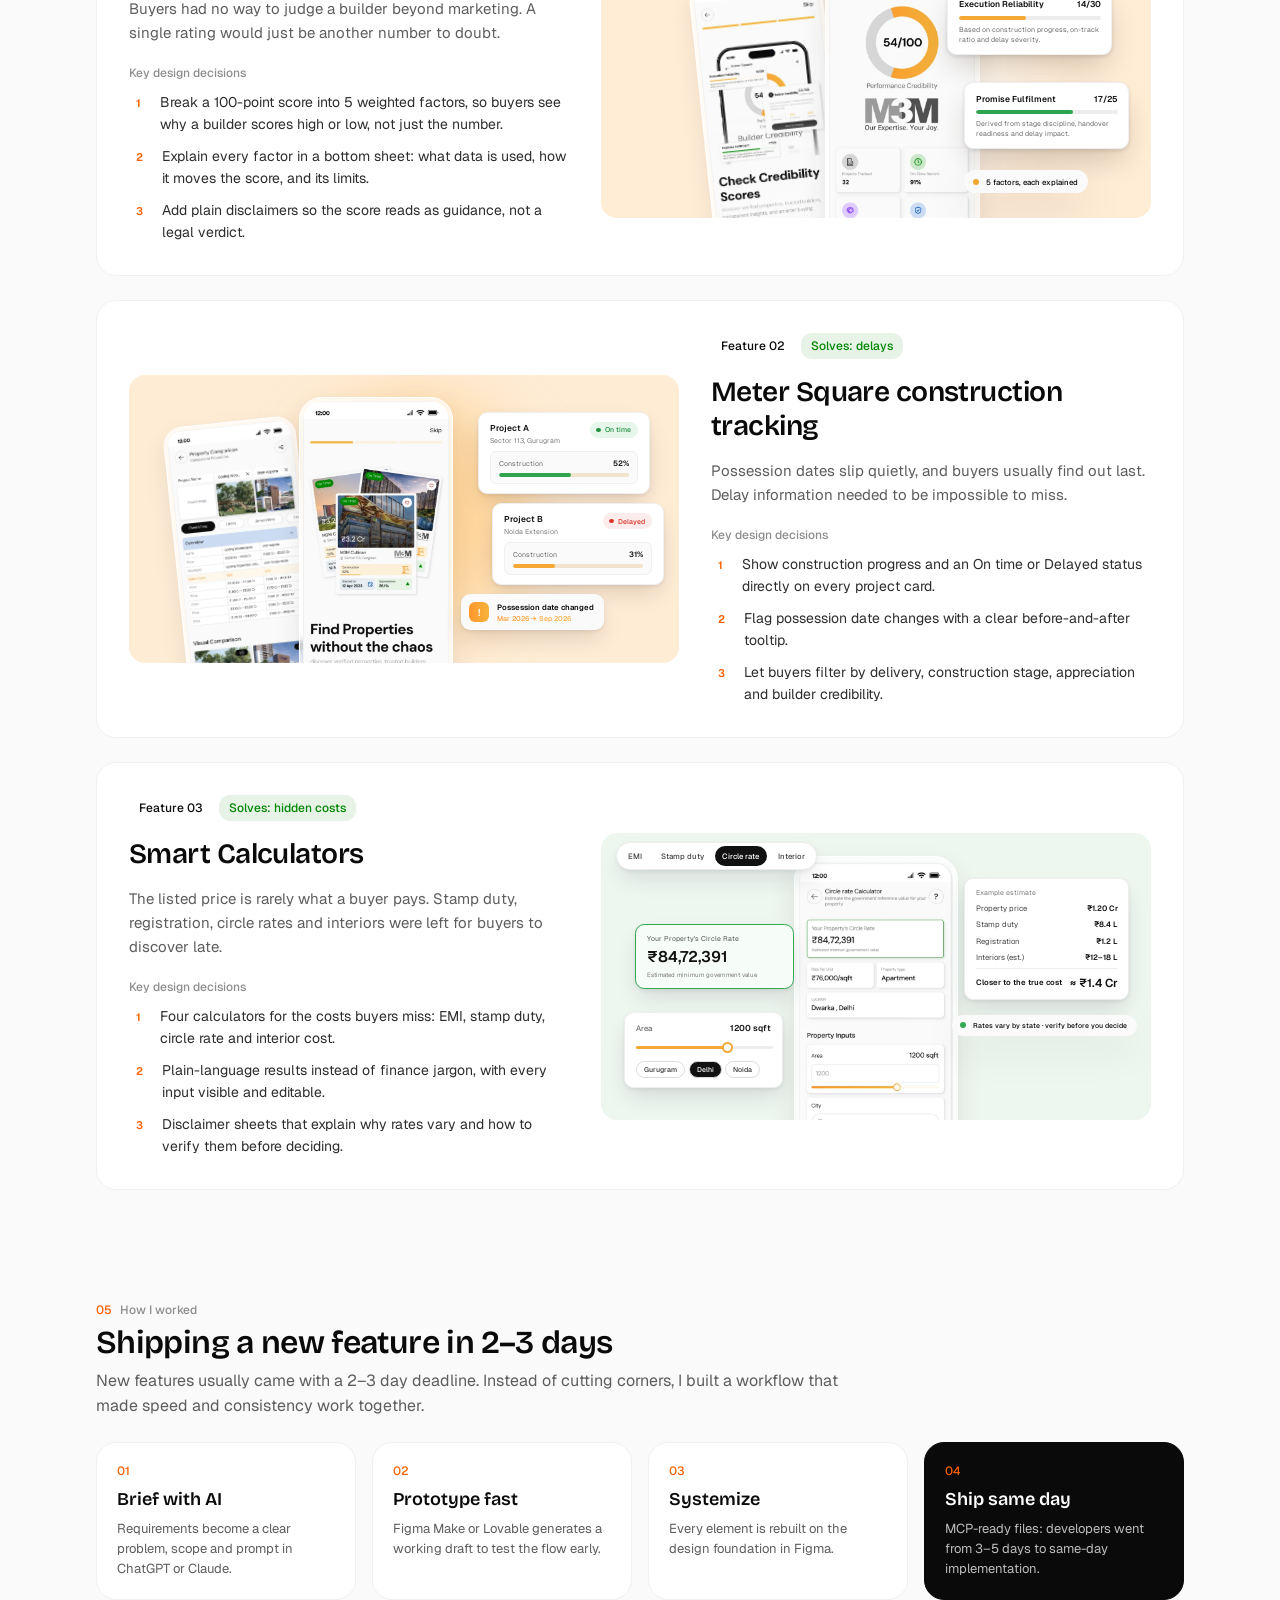
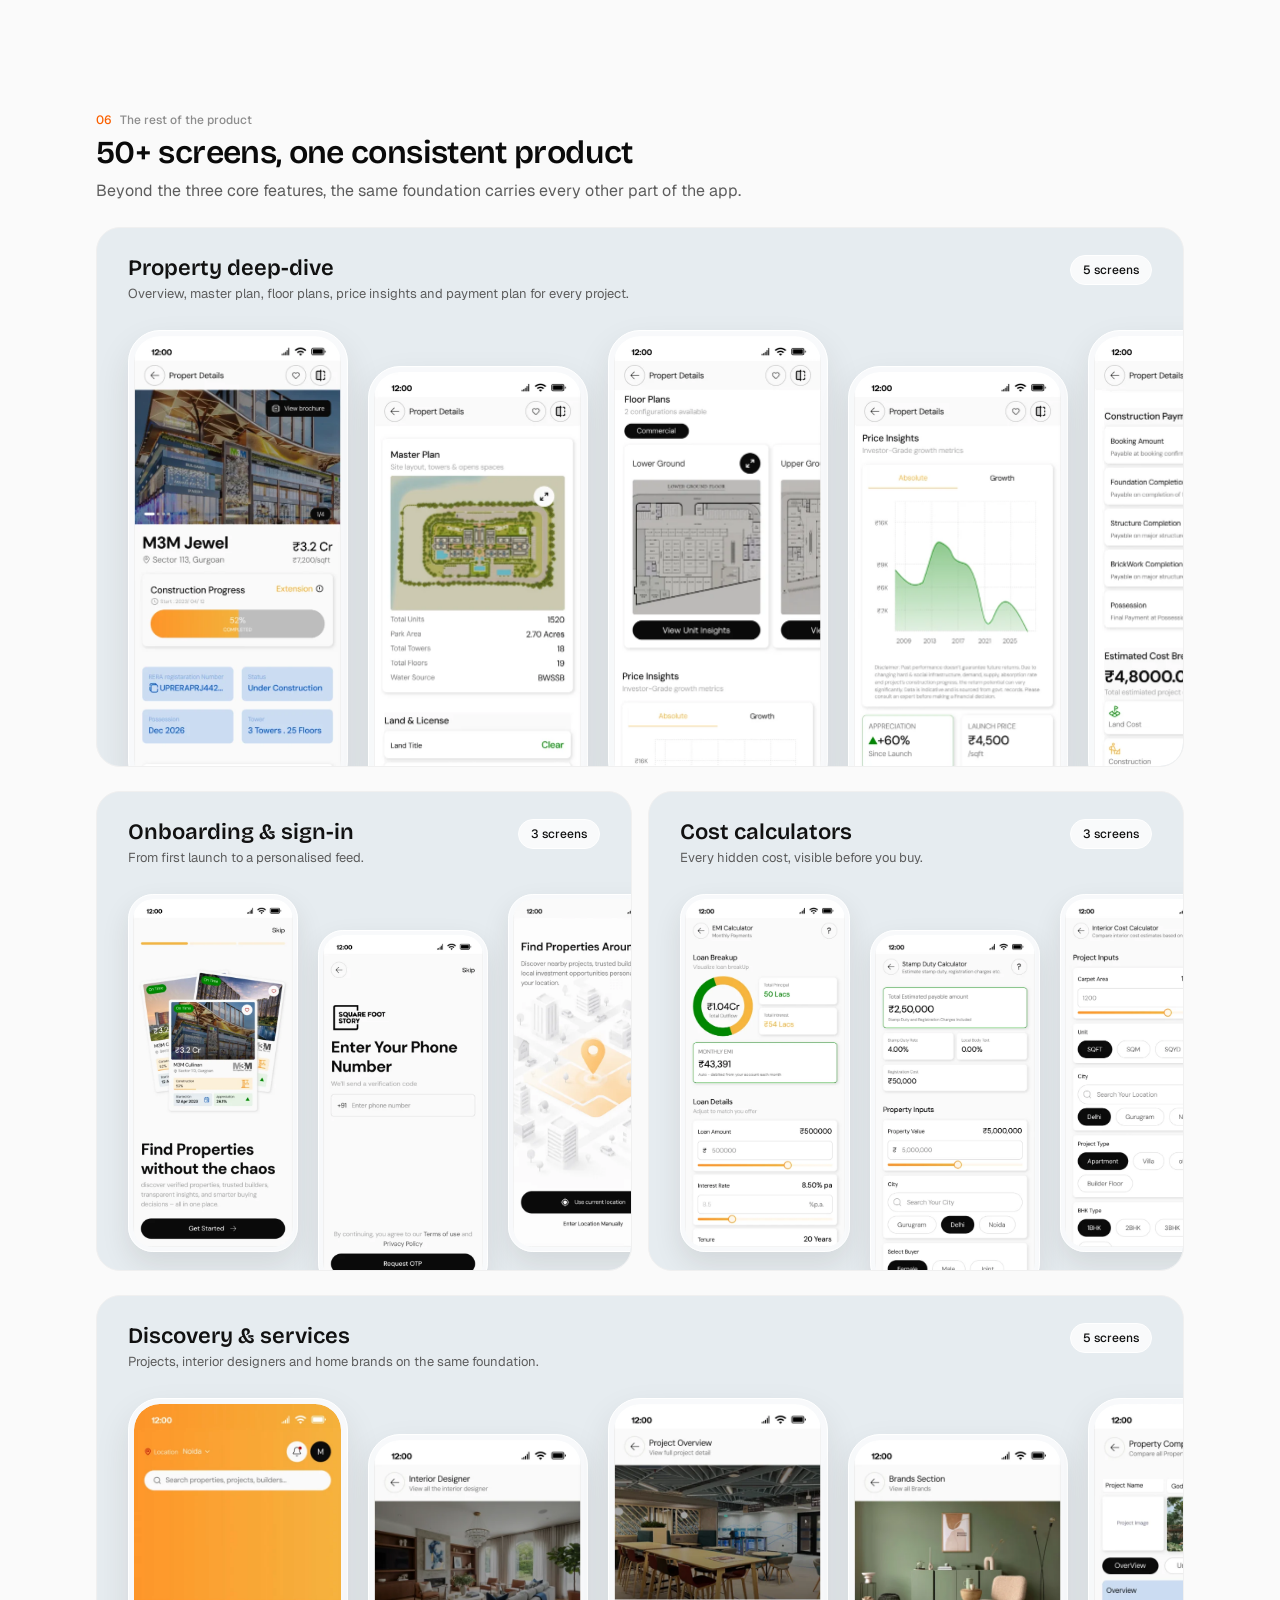
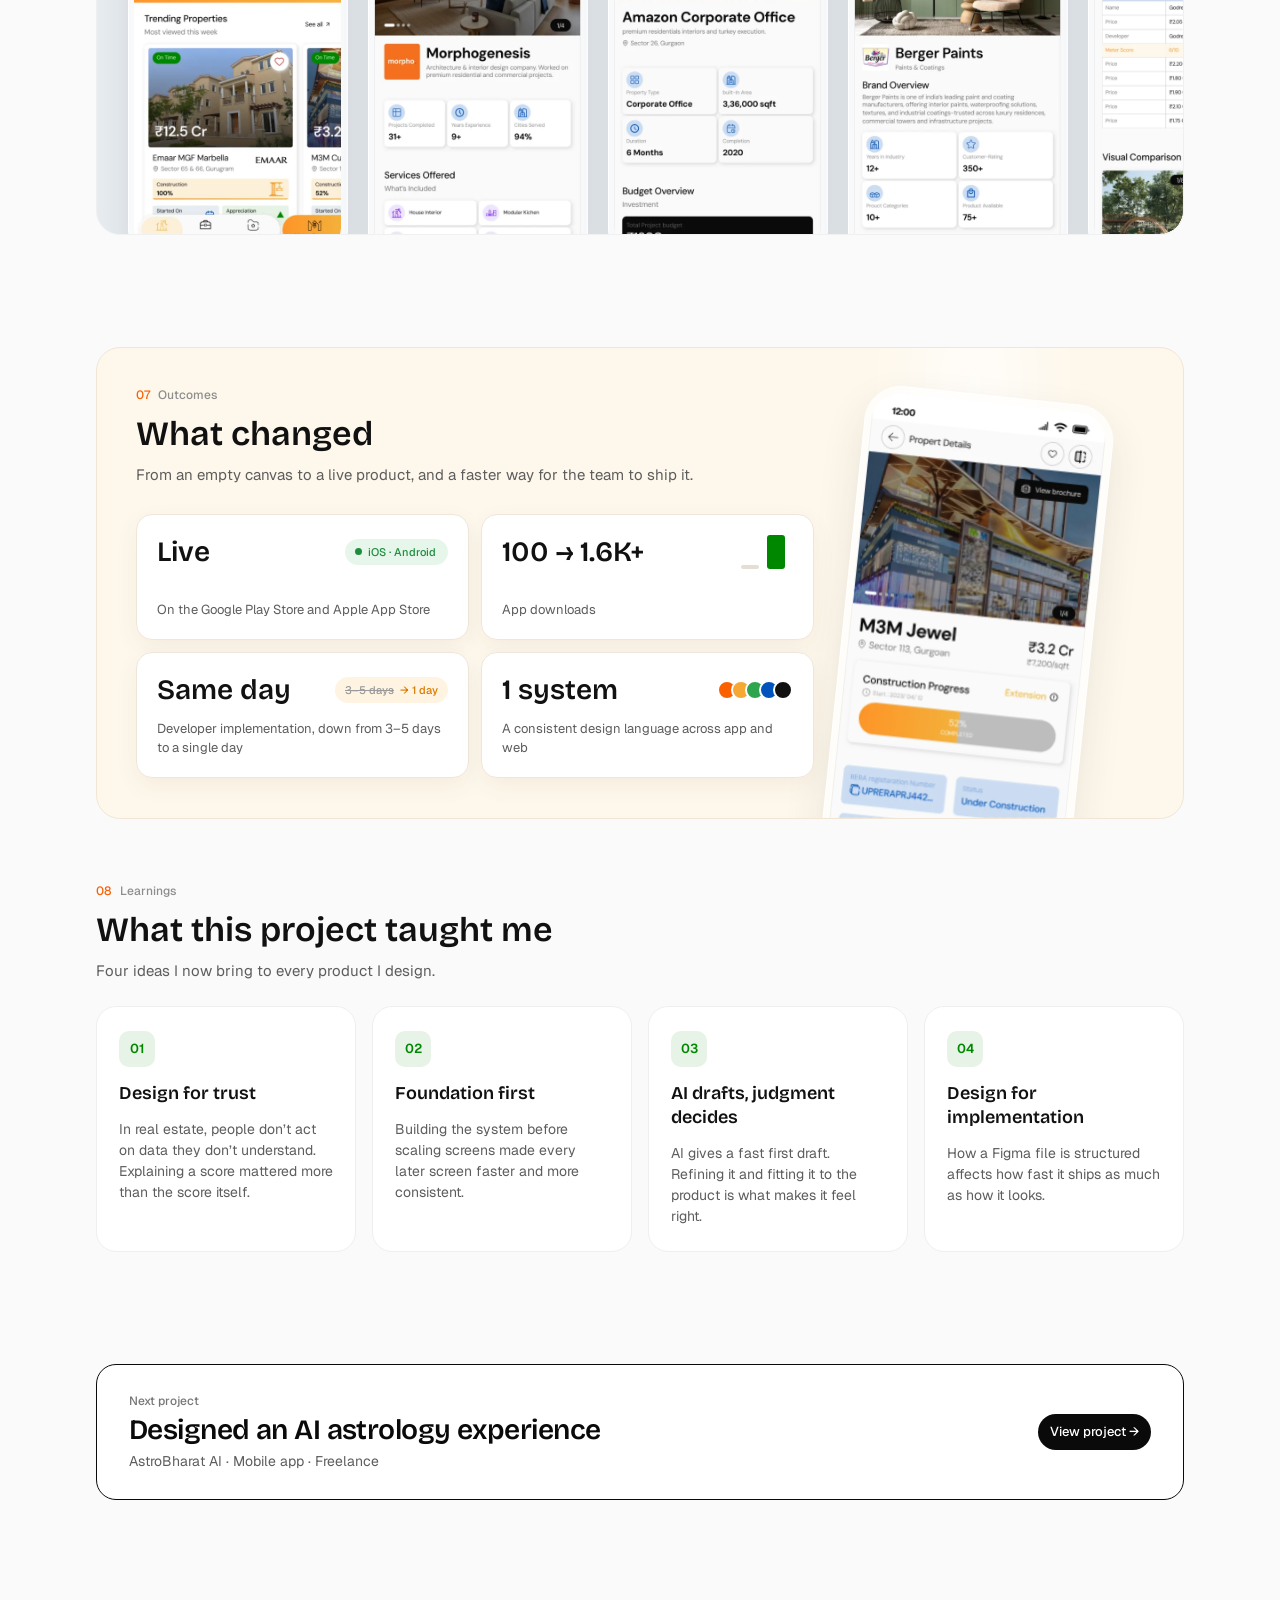
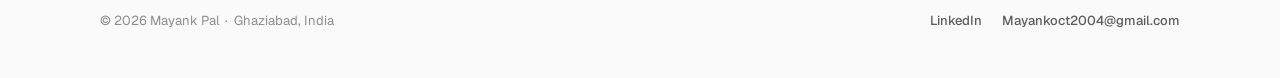
<file: projects/square-foot-story.html>
<!DOCTYPE html>
<html lang="en">
<head>
  <meta charset="UTF-8">
  <meta name="viewport" content="width=device-width, initial-scale=1.0">
  <title>Square Foot Story — Mayank Pal</title>
  <meta name="description" content="How Mayank Pal designed Square Foot Story, a real estate app that helps homebuyers in Delhi NCR check builder credibility, track construction and see the true cost of a home.">

  <!-- Favicon -->
  <link rel="icon" type="image/png" sizes="32x32" href="../assets/icons/favicon-32.png">
  <link rel="icon" type="image/png" sizes="512x512" href="../assets/icons/icon-512.png">
  <link rel="apple-touch-icon" sizes="180x180" href="../assets/icons/apple-touch-icon.png">

  <!-- Fonts (DM Sans is the Square Foot Story app's own font, shown in the design system panel) -->
  <link rel="preconnect" href="https://fonts.googleapis.com">
  <link rel="preconnect" href="https://fonts.gstatic.com" crossorigin>
  <link href="https://fonts.googleapis.com/css2?family=Bricolage+Grotesque:opsz,wght@12..96,200..800&family=DM+Sans:wght@400..700&family=Geist:wght@100..900&display=swap" rel="stylesheet">

  <!-- Base -->
  <link rel="stylesheet" href="../css/base/reset.css">
  <link rel="stylesheet" href="../css/base/tokens.css">
  <link rel="stylesheet" href="../css/base/typography.css">
  <link rel="stylesheet" href="../css/base/layout.css">

  <!-- Components -->
  <link rel="stylesheet" href="../css/components/nav.css">
  <link rel="stylesheet" href="../css/components/footer.css">
  <link rel="stylesheet" href="../css/components/buttons.css">
  <link rel="stylesheet" href="../css/components/cards.css">
  <link rel="stylesheet" href="../css/components/phone-mockup.css">
  <link rel="stylesheet" href="../css/components/sfs-cover.css">
  <link rel="stylesheet" href="../css/components/media-frame.css">

  <!-- Page -->
  <link rel="stylesheet" href="../css/pages/case-study.css">
  <link rel="stylesheet" href="../css/pages/square-foot-story.css">
</head>
<body>
  <div class="page page--case-study">

    <header class="nav">
      <nav class="nav__tabs" aria-label="Main">
        <a class="nav__tab nav__tab--back" href="../index.html#work">←  Project</a>
        <a class="nav__tab" href="../index.html">Home</a>
        <a class="nav__tab" href="../about.html">About</a>
      </nav>
      <a class="button button--primary" href="https://drive.google.com/file/d/1pGfPo5S6tZQHNDvkSLIIHLWtFSm-3a2L/view?usp=sharing" target="_blank" rel="noopener">Download Resume</a>
    </header>

    <main class="page__main">

      <!-- ============ Hero ============ -->
      <section class="cs-hero">
        <div class="cs-hero__text">
          <ul class="cs-tags">
            <li class="cs-tag"><img class="cs-tag__dot" src="../assets/icons/dot-green-700.svg" alt="">Live on Play Store &amp; App Store</li>
            <li class="cs-tag">Case study</li>
            <li class="cs-tag">Real estate · Mobile app &amp; web</li>
          </ul>
          <h1 class="cs-hero__title">Making real estate decisions trustworthy</h1>
          <p class="cs-hero__intro">How I designed Square Foot Story from a blank canvas: a real estate app that helps homebuyers in Delhi NCR check builder credibility, track construction and see the true cost of a home, built on a design system I created from scratch.</p>
          <div class="cs-links">
            <p class="cs-links__row">
              <span class="cs-links__label">Check Live Website :-</span>
              <a class="cs-links__link" href="https://squarefootstory.com/" target="_blank" rel="noopener">Website</a>
            </p>
            <p class="cs-links__row">
              <span class="cs-links__label">Check Square Foot Story app on :-</span>
              <a class="cs-links__link" href="https://play.google.com/store/apps/details?id=com.squarefootstory.app" target="_blank" rel="noopener">Google Play ↗</a>
              <span class="cs-links__separator" aria-hidden="true">·</span>
              <a class="cs-links__link" href="https://apps.apple.com/in/app/square-foot-story/id6764284866" target="_blank" rel="noopener">App Store ↗</a>
            </p>
          </div>
        </div>

        <dl class="cs-meta">
          <div class="cs-meta__item"><dt class="cs-meta__label">Role</dt><dd class="cs-meta__value">Product designer</dd></div>
          <div class="cs-meta__item"><dt class="cs-meta__label">Worked with</dt><dd class="cs-meta__value">Founder &amp; developers</dd></div>
          <div class="cs-meta__item"><dt class="cs-meta__label">Platforms</dt><dd class="cs-meta__value">Android · iOS · Web</dd></div>
          <div class="cs-meta__item"><dt class="cs-meta__label">Scope</dt><dd class="cs-meta__value">50+ screens · Design system</dd></div>
          <div class="cs-meta__item"><dt class="cs-meta__label">Status</dt><dd class="cs-meta__value cs-meta__value--live">Live</dd></div>
        </dl>

        <!-- Same animated cover as the home page card, in its wider hero layout -->
        <div class="sfs-cover sfs-cover--hero">
          <div class="sfs-cover__stage">
            <div class="glow sfs-cover__glow-1"><img class="glow__image" src="../assets/images/square-foot-story/glow-cover-1.svg" alt=""></div>
            <div class="glow sfs-cover__glow-2"><img class="glow__image" src="../assets/images/square-foot-story/glow-cover-2.svg" alt=""></div>
            <div class="phone sfs-cover__phone sfs-cover__phone--home">
              <div class="phone__screens">
                <img class="phone__screen" src="../assets/images/square-foot-story/screen-home.webp" alt="Square Foot Story home screen with a property search and trending properties">
                <img class="phone__screen" src="../assets/images/square-foot-story/screen-interior-designer.webp" alt="Interior designer profile screen">
                <img class="phone__screen" src="../assets/images/square-foot-story/screen-interior-designer-project.webp" alt="Interior designer project details screen">
              </div>
            </div>
            <div class="phone sfs-cover__phone sfs-cover__phone--splash">
              <div class="phone__screens">
                <img class="phone__screen" src="../assets/images/square-foot-story/screen-splash.webp" alt="Welcome screen: Find properties without the chaos">
                <img class="phone__screen" src="../assets/images/square-foot-story/screen-phone-number.webp" alt="Sign-in screen asking for a phone number">
                <img class="phone__screen" src="../assets/images/square-foot-story/screen-credibility-onboarding.webp" alt="Builder credibility onboarding screen">
              </div>
            </div>
            <div class="phone sfs-cover__phone sfs-cover__phone--builder">
              <div class="phone__screens">
                <img class="phone__screen" src="../assets/images/square-foot-story/screen-credibility-score.webp" alt="Builder credibility screen showing a score of 54 out of 100">
                <img class="phone__screen" src="../assets/images/square-foot-story/screen-comparison.webp" alt="Property comparison screen">
              </div>
            </div>
            <div class="phone sfs-cover__phone sfs-cover__phone--calculator">
              <div class="phone__screens">
                <img class="phone__screen" src="../assets/images/square-foot-story/screen-circle-rate-calculator.webp" alt="Circle rate calculator screen with property inputs">
                <img class="phone__screen" src="../assets/images/square-foot-story/screen-brands.webp" alt="Home brands screen">
              </div>
            </div>
          </div>
        </div>
      </section>

      <!-- ============ Impact numbers ============ -->
      <ul class="cs-impact" aria-label="Impact">
        <li class="cs-impact__card"><p class="cs-impact__value">100 → 1.6K+</p><p class="cs-impact__label">App downloads</p><p class="cs-impact__note">Download growth after launch</p></li>
        <li class="cs-impact__card"><p class="cs-impact__value">50+</p><p class="cs-impact__label">Screens designed</p><p class="cs-impact__note">Across the mobile app and website</p></li>
        <li class="cs-impact__card"><p class="cs-impact__value">3–5 days → same day</p><p class="cs-impact__label">Dev implementation</p><p class="cs-impact__note">Per developer feedback, using MCP-ready files</p></li>
        <li class="cs-impact__card"><p class="cs-impact__value">0 → 1</p><p class="cs-impact__label">Design system</p><p class="cs-impact__note">Built from scratch as a single source of truth</p></li>
      </ul>

      <!-- ============ 01 The problem ============ -->
      <section class="cs-section cs-section--roomy">
        <div class="cs-head">
          <p class="cs-head__eyebrow"><span class="cs-head__number">01</span>The problem</p>
          <h2 class="cs-head__title">Buying a home in Delhi NCR runs on trust you can’t verify</h2>
          <p class="cs-head__text">Homebuyers make one of the biggest financial decisions of their lives with very little reliable information. Three problems sit at the center of it.</p>
        </div>
        <ul class="cs-cards">
          <li class="cs-card">
            <span class="cs-card__badge">Problem 01</span>
            <h3 class="cs-card__title">Not knowing which builders to trust</h3>
            <p class="cs-card__text">Every builder looks credible in an ad. Buyers have no simple way to check track records, approvals or delivery history.</p>
          </li>
          <li class="cs-card">
            <span class="cs-card__badge">Problem 02</span>
            <h3 class="cs-card__title">Delays nobody warns you about</h3>
            <p class="cs-card__text">Possession dates slip quietly. Buyers find out late, often after paying a large share of the price.</p>
          </li>
          <li class="cs-card">
            <span class="cs-card__badge">Problem 03</span>
            <h3 class="cs-card__title">Costs that appear at the end</h3>
            <p class="cs-card__text">Stamp duty, registration, circle rates and interiors add up to far more than the listed price.</p>
          </li>
        </ul>
      </section>

      <!-- Launch reel: plays silently on a loop, like a moving image -->
      <section class="media-frame" aria-label="Launch reel">
        <video class="media-frame__video" autoplay muted loop playsinline preload="metadata" aria-label="Square Foot Story launch reel">
          <source src="../assets/videos/home/sfs-launch-reel.mp4" type="video/mp4">
        </video>
      </section>

      <!-- ============ 02 Starting point ============ -->
      <section class="cs-split">
        <div class="cs-head cs-split__main">
          <p class="cs-head__eyebrow"><span class="cs-head__number">02</span>Starting point</p>
          <h2 class="cs-head__title">No product. No design. No system.</h2>
          <p class="cs-head__text">When I joined, there was nothing to iterate on: no app, no screens and no design language. As the only designer, working directly with the founder and the developers, I owned the product experience end to end.</p>
        </div>
        <aside class="cs-role-card">
          <p class="cs-role-card__label">What I owned</p>
          <ul class="cs-role-card__list">
            <li class="cs-role-card__item"><img class="cs-role-card__bullet" src="../assets/images/square-foot-story/bullet-green.svg" alt="">Turning founder ideas into scoped, buildable features</li>
            <li class="cs-role-card__item"><img class="cs-role-card__bullet" src="../assets/images/square-foot-story/bullet-green.svg" alt="">User flows and information architecture</li>
            <li class="cs-role-card__item"><img class="cs-role-card__bullet" src="../assets/images/square-foot-story/bullet-green.svg" alt="">High-fidelity UI for app and website</li>
            <li class="cs-role-card__item"><img class="cs-role-card__bullet" src="../assets/images/square-foot-story/bullet-green.svg" alt="">The design system, from tokens to components</li>
            <li class="cs-role-card__item"><img class="cs-role-card__bullet" src="../assets/images/square-foot-story/bullet-green.svg" alt="">Developer handoff and design QA on built screens</li>
          </ul>
        </aside>
      </section>

      <!-- ============ 03 Design foundation ============ -->
      <section class="sfs-foundation">
        <div class="cs-head">
          <p class="cs-head__eyebrow"><span class="cs-head__number cs-head__number--accent">03</span>Design foundation</p>
          <h2 class="cs-head__title">Before any screen, I built the system every screen would use</h2>
          <p class="cs-head__text">With one designer, short deadlines and a growing product, consistency couldn’t depend on memory. I built a token-based foundation in Figma variables so every designer and developer works from the same source of truth.</p>
        </div>

        <ul class="sfs-tokens" aria-label="Design system size">
          <li class="sfs-tokens__item"><strong class="sfs-tokens__count">70</strong> color tokens</li>
          <li class="sfs-tokens__item"><strong class="sfs-tokens__count">15</strong> type styles</li>
          <li class="sfs-tokens__item"><strong class="sfs-tokens__count">19</strong> spacing steps</li>
          <li class="sfs-tokens__item"><strong class="sfs-tokens__count">13</strong> radii</li>
          <li class="sfs-tokens__item"><strong class="sfs-tokens__count">124</strong> icons</li>
        </ul>

        <div class="sfs-foundation__row">
          <!-- Colour -->
          <div class="sfs-panel sfs-panel--color">
            <div class="sfs-panel__head"><h3 class="sfs-panel__title">Color</h3><p class="sfs-panel__meta">7 scales · 50 → 900</p></div>
            <ul class="sfs-scales">
              <li class="sfs-scale sfs-scale--grey"><span class="sfs-scale__strip" aria-hidden="true"><span></span><span></span><span></span><span></span><span></span><span></span><span></span><span></span><span></span><span></span></span><span class="sfs-scale__name">Grey</span><span class="sfs-scale__hex">#0A0A0A</span></li>
              <li class="sfs-scale sfs-scale--orange"><span class="sfs-scale__strip" aria-hidden="true"><span></span><span></span><span></span><span></span><span></span><span></span><span></span><span></span><span></span><span></span></span><span class="sfs-scale__name">Orange</span><span class="sfs-scale__hex">#FA6000</span></li>
              <li class="sfs-scale sfs-scale--yellow"><span class="sfs-scale__strip" aria-hidden="true"><span></span><span></span><span></span><span></span><span></span><span></span><span></span><span></span><span></span><span></span></span><span class="sfs-scale__name">Yellow</span><span class="sfs-scale__hex">#503D19</span></li>
              <li class="sfs-scale sfs-scale--green"><span class="sfs-scale__strip" aria-hidden="true"><span></span><span></span><span></span><span></span><span></span><span></span><span></span><span></span><span></span><span></span></span><span class="sfs-scale__name">Green</span><span class="sfs-scale__hex">#008700</span></li>
              <li class="sfs-scale sfs-scale--red"><span class="sfs-scale__strip" aria-hidden="true"><span></span><span></span><span></span><span></span><span></span><span></span><span></span><span></span><span></span><span></span></span><span class="sfs-scale__name">Red</span><span class="sfs-scale__hex">#BD0000</span></li>
              <li class="sfs-scale sfs-scale--blue"><span class="sfs-scale__strip" aria-hidden="true"><span></span><span></span><span></span><span></span><span></span><span></span><span></span><span></span><span></span><span></span></span><span class="sfs-scale__name">Blue</span><span class="sfs-scale__hex">#0052BD</span></li>
              <li class="sfs-scale sfs-scale--purple"><span class="sfs-scale__strip" aria-hidden="true"><span></span><span></span><span></span><span></span><span></span><span></span><span></span><span></span><span></span><span></span></span><span class="sfs-scale__name">Purple</span><span class="sfs-scale__hex">#130033</span></li>
            </ul>
          </div>

          <!-- Typography -->
          <div class="sfs-panel sfs-panel--type">
            <div class="sfs-panel__head"><h3 class="sfs-panel__title">Typography</h3><p class="sfs-panel__meta">DM Sans · 15 styles</p></div>
            <div class="sfs-specimen">
              <p class="sfs-specimen__glyphs" aria-hidden="true">Aa</p>
              <div class="sfs-specimen__text"><p class="sfs-specimen__name">DM Sans</p><p class="sfs-specimen__weights">Regular · Medium · SemiBold · Bold</p></div>
            </div>
            <ul class="sfs-type-scale">
              <li class="sfs-type-scale__row"><span class="sfs-type-scale__sample sfs-type-scale__sample--display">Display Large</span><span class="sfs-type-scale__size">56 / 64</span></li>
              <li class="sfs-type-scale__row"><span class="sfs-type-scale__sample sfs-type-scale__sample--h1">Heading / H1</span><span class="sfs-type-scale__size">40 / 48</span></li>
              <li class="sfs-type-scale__row"><span class="sfs-type-scale__sample sfs-type-scale__sample--h3">Heading / H3</span><span class="sfs-type-scale__size">28 / 36</span></li>
              <li class="sfs-type-scale__row"><span class="sfs-type-scale__sample sfs-type-scale__sample--title">Title Large</span><span class="sfs-type-scale__size">18 / 28</span></li>
              <li class="sfs-type-scale__row"><span class="sfs-type-scale__sample sfs-type-scale__sample--body">Body Medium</span><span class="sfs-type-scale__size">14 / 20</span></li>
              <li class="sfs-type-scale__row"><span class="sfs-type-scale__sample sfs-type-scale__sample--caption">Caption Medium</span><span class="sfs-type-scale__size">10 / 14</span></li>
            </ul>
          </div>
        </div>

        <div class="sfs-foundation__row">
          <!-- Spacing -->
          <div class="sfs-panel">
            <div class="sfs-panel__head"><h3 class="sfs-panel__title">Spacing</h3><p class="sfs-panel__meta">0 → 192 · 19 steps</p></div>
            <ul class="sfs-spacing">
              <li class="sfs-spacing__row"><span class="sfs-spacing__name">Space-2</span><span class="sfs-spacing__track"><span class="sfs-spacing__fill sfs-spacing__fill--2"></span></span><span class="sfs-spacing__value">2px</span></li>
              <li class="sfs-spacing__row"><span class="sfs-spacing__name">Space-4</span><span class="sfs-spacing__track"><span class="sfs-spacing__fill sfs-spacing__fill--4"></span></span><span class="sfs-spacing__value">4px</span></li>
              <li class="sfs-spacing__row"><span class="sfs-spacing__name">Space-8</span><span class="sfs-spacing__track"><span class="sfs-spacing__fill sfs-spacing__fill--8"></span></span><span class="sfs-spacing__value">8px</span></li>
              <li class="sfs-spacing__row"><span class="sfs-spacing__name">Space-12</span><span class="sfs-spacing__track"><span class="sfs-spacing__fill sfs-spacing__fill--12"></span></span><span class="sfs-spacing__value">12px</span></li>
              <li class="sfs-spacing__row"><span class="sfs-spacing__name">Space-16</span><span class="sfs-spacing__track"><span class="sfs-spacing__fill sfs-spacing__fill--16"></span></span><span class="sfs-spacing__value">16px</span></li>
              <li class="sfs-spacing__row"><span class="sfs-spacing__name">Space-24</span><span class="sfs-spacing__track"><span class="sfs-spacing__fill sfs-spacing__fill--24"></span></span><span class="sfs-spacing__value">24px</span></li>
              <li class="sfs-spacing__row"><span class="sfs-spacing__name">Space-32</span><span class="sfs-spacing__track"><span class="sfs-spacing__fill sfs-spacing__fill--32"></span></span><span class="sfs-spacing__value">32px</span></li>
              <li class="sfs-spacing__row"><span class="sfs-spacing__name">Space-48</span><span class="sfs-spacing__track"><span class="sfs-spacing__fill sfs-spacing__fill--48"></span></span><span class="sfs-spacing__value">48px</span></li>
              <li class="sfs-spacing__row"><span class="sfs-spacing__name">Space-64</span><span class="sfs-spacing__track"><span class="sfs-spacing__fill sfs-spacing__fill--64"></span></span><span class="sfs-spacing__value">64px</span></li>
            </ul>
          </div>

          <!-- Corner radius -->
          <div class="sfs-panel">
            <div class="sfs-panel__head"><h3 class="sfs-panel__title">Corner radius</h3><p class="sfs-panel__meta">0 → 1000 · 13 radii</p></div>
            <div class="sfs-radii">
              <ul class="sfs-radii__row">
                <li class="sfs-radius"><span class="sfs-radius__shape sfs-radius__shape--0"></span>0</li>
                <li class="sfs-radius"><span class="sfs-radius__shape sfs-radius__shape--2"></span>2</li>
                <li class="sfs-radius"><span class="sfs-radius__shape sfs-radius__shape--4"></span>4</li>
                <li class="sfs-radius"><span class="sfs-radius__shape sfs-radius__shape--6"></span>6</li>
                <li class="sfs-radius"><span class="sfs-radius__shape sfs-radius__shape--8"></span>8</li>
                <li class="sfs-radius"><span class="sfs-radius__shape sfs-radius__shape--10"></span>10</li>
                <li class="sfs-radius"><span class="sfs-radius__shape sfs-radius__shape--12"></span>12</li>
              </ul>
              <ul class="sfs-radii__row">
                <li class="sfs-radius"><span class="sfs-radius__shape sfs-radius__shape--16"></span>16</li>
                <li class="sfs-radius"><span class="sfs-radius__shape sfs-radius__shape--20"></span>20</li>
                <li class="sfs-radius"><span class="sfs-radius__shape sfs-radius__shape--24"></span>24</li>
                <li class="sfs-radius"><span class="sfs-radius__shape sfs-radius__shape--32"></span>32</li>
                <li class="sfs-radius"><span class="sfs-radius__shape sfs-radius__shape--32"></span>40</li>
                <li class="sfs-radius"><span class="sfs-radius__shape sfs-radius__shape--32"></span>1000</li>
              </ul>
            </div>
          </div>

          <!-- Icon library -->
          <div class="sfs-panel">
            <div class="sfs-panel__head"><h3 class="sfs-panel__title">Icon library</h3><p class="sfs-panel__meta">124 icons · 24px</p></div>
            <ul class="sfs-icons">
              <li class="sfs-icons__tile"><span class="sfs-icons__shape sfs-icons__shape--home"><img src="../assets/images/square-foot-story/icons/home-shape.svg" alt="Home icon"></span></li>
              <li class="sfs-icons__tile"><img src="../assets/images/square-foot-story/icons/location.svg" alt="Location icon"></li>
              <li class="sfs-icons__tile"><img src="../assets/images/square-foot-story/icons/notification.svg" alt="Notification icon"></li>
              <li class="sfs-icons__tile"><img src="../assets/images/square-foot-story/icons/search.svg" alt="Search icon"></li>
              <li class="sfs-icons__tile"><img src="../assets/images/square-foot-story/icons/calculator.svg" alt="Calculator icon"></li>
              <li class="sfs-icons__tile"><img src="../assets/images/square-foot-story/icons/bank.svg" alt="Bank icon"></li>
              <li class="sfs-icons__tile"><img src="../assets/images/square-foot-story/icons/stamp-duty.svg" alt="Stamp duty icon"></li>
              <li class="sfs-icons__tile"><img src="../assets/images/square-foot-story/icons/interior.svg" alt="Interior icon"></li>
              <li class="sfs-icons__tile"><img src="../assets/images/square-foot-story/icons/wallet.svg" alt="Wallet icon"></li>
              <li class="sfs-icons__tile"><img src="../assets/images/square-foot-story/icons/legal.svg" alt="Legal icon"></li>
              <li class="sfs-icons__tile"><img src="../assets/images/square-foot-story/icons/building.svg" alt="Building icon"></li>
              <li class="sfs-icons__tile"><img src="../assets/images/square-foot-story/icons/verified.svg" alt="Verified icon"></li>
              <li class="sfs-icons__tile"><img src="../assets/images/square-foot-story/icons/shield-verified.svg" alt="Verified shield icon"></li>
              <li class="sfs-icons__tile"><img src="../assets/images/square-foot-story/icons/analytics.svg" alt="Analytics icon"></li>
              <li class="sfs-icons__tile"><img src="../assets/images/square-foot-story/icons/towers.svg" alt="Towers icon"></li>
              <li class="sfs-icons__tile"><img src="../assets/images/square-foot-story/icons/award.svg" alt="Award icon"></li>
              <li class="sfs-icons__tile"><img src="../assets/images/square-foot-story/icons/hospital.svg" alt="Hospital icon"></li>
              <li class="sfs-icons__tile"><img src="../assets/images/square-foot-story/icons/swimming.svg" alt="Swimming pool icon"></li>
              <li class="sfs-icons__tile"><img src="../assets/images/square-foot-story/icons/security.svg" alt="Security icon"></li>
              <li class="sfs-icons__tile"><img src="../assets/images/square-foot-story/icons/commercial.svg" alt="Commercial property icon"></li>
              <li class="sfs-icons__tile"><img src="../assets/images/square-foot-story/icons/apartment.svg" alt="Apartment icon"></li>
              <li class="sfs-icons__tile"><span class="sfs-icons__shape"><img src="../assets/images/square-foot-story/icons/comparison-shape.svg" alt="Comparison icon"></span></li>
              <li class="sfs-icons__tile"><img src="../assets/images/square-foot-story/icons/parking.svg" alt="Parking icon"></li>
              <li class="sfs-icons__tile"><img src="../assets/images/square-foot-story/icons/construction.svg" alt="Construction icon"></li>
            </ul>
          </div>
        </div>

        <ul class="sfs-principles">
          <li class="sfs-principle">
            <div class="sfs-principle__top"><img class="sfs-principle__dots" src="../assets/images/square-foot-story/semantic-dots.svg" alt=""><h3 class="sfs-principle__title">Semantic roles</h3></div>
            <p class="sfs-principle__text">Blue for actions, green for success, yellow for warnings, red for errors, so color always carries meaning.</p>
          </li>
          <li class="sfs-principle">
            <div class="sfs-principle__top"><span class="sfs-principle__badge"><img src="../assets/images/square-foot-story/icons/auto-layout.svg" alt=""></span><h3 class="sfs-principle__title">Auto Layout everywhere</h3></div>
            <p class="sfs-principle__text">Every screen is built to reflow, so developers get real structure instead of loose shapes.</p>
          </li>
          <li class="sfs-principle">
            <div class="sfs-principle__top"><span class="sfs-principle__badge"><img src="../assets/images/square-foot-story/icons/spark.svg" alt=""></span><h3 class="sfs-principle__title">Named for machines too</h3></div>
            <p class="sfs-principle__text">Clean layer names and variables mean MCP and AI tools can read the file and generate accurate code.</p>
          </li>
        </ul>
      </section>

      <!-- ============ 04 Key features ============ -->
      <section class="cs-section">
        <div class="cs-head">
          <p class="cs-head__eyebrow"><span class="cs-head__number cs-head__number--accent">04</span>Key features</p>
          <h2 class="cs-head__title">Three problems, three features</h2>
          <p class="cs-head__text">Each core feature answers one of these three problems.</p>
        </div>

        <!-- Feature 01 -->
        <article class="cs-feature">
          <div class="cs-feature__text">
            <p class="cs-feature__tags"><span class="cs-feature__tag">Feature 01</span><span class="cs-feature__tag cs-feature__tag--solves cs-feature__tag--round">Solves: trust</span></p>
            <h3 class="cs-feature__title">Builder Credibility score</h3>
            <p class="cs-feature__intro">Buyers had no way to judge a builder beyond marketing. A single rating would just be another number to doubt.</p>
            <div class="cs-decisions">
              <p class="cs-decisions__label">Key design decisions</p>
              <ol class="cs-decisions__list">
                <li class="cs-decisions__item"><span class="cs-decisions__num">1</span>Break a 100-point score into 5 weighted factors, so buyers see why a builder scores high or low, not just the number.</li>
                <li class="cs-decisions__item"><span class="cs-decisions__num">2</span>Explain every factor in a bottom sheet: what data is used, how it moves the score, and its limits.</li>
                <li class="cs-decisions__item"><span class="cs-decisions__num">3</span>Add plain disclaimers so the score reads as guidance, not a legal verdict.</li>
              </ol>
            </div>
          </div>
          <div class="sfs-visual sfs-visual--credibility">
            <div class="sfs-visual__stage">
              <div class="glow sfs-visual__glow"><img class="glow__image" src="../assets/images/square-foot-story/glow-feature-credibility.svg" alt=""></div>
              <div class="sfs-visual__slot sfs-visual__slot--credibility-onboarding">
                <div class="phone phone--static sfs-visual__phone--172"><div class="phone__screens"><img class="phone__screen" src="../assets/images/square-foot-story/screen-credibility-onboarding.webp" alt="Builder credibility onboarding screen" loading="lazy"></div></div>
              </div>
              <div class="sfs-visual__slot sfs-visual__slot--credibility-score">
                <div class="phone phone--static sfs-visual__phone--200"><div class="phone__screens"><img class="phone__screen" src="../assets/images/square-foot-story/screen-credibility-score.webp" alt="Builder credibility score screen showing 54 out of 100" loading="lazy"></div></div>
              </div>
              <div class="sfs-mock-card sfs-factor sfs-factor--execution">
                <p class="sfs-factor__row"><span>Execution Reliability</span><span>14/30</span></p>
                <span class="sfs-mock-track"><span class="sfs-mock-track__fill sfs-mock-track__fill--amber sfs-factor__fill--execution"></span></span>
                <p class="sfs-factor__note">Based on construction progress, on-track ratio and delay severity.</p>
              </div>
              <div class="sfs-mock-card sfs-factor sfs-factor--promise">
                <p class="sfs-factor__row"><span>Promise Fulfilment</span><span>17/25</span></p>
                <span class="sfs-mock-track"><span class="sfs-mock-track__fill sfs-mock-track__fill--green sfs-factor__fill--promise"></span></span>
                <p class="sfs-factor__note">Derived from stage discipline, handover readiness and delay impact.</p>
              </div>
              <p class="sfs-mock-pill sfs-mock-pill--explainer"><img class="sfs-mock-pill__dot" src="../assets/images/square-foot-story/dot-amber.svg" alt="">5 factors, each explained</p>
            </div>
          </div>
        </article>

        <!-- Feature 02 (visual on the left) -->
        <article class="cs-feature cs-feature--reverse">
          <div class="sfs-visual sfs-visual--tracking">
            <div class="sfs-visual__stage">
              <div class="glow sfs-visual__glow sfs-visual__glow--tracking"><img class="glow__image" src="../assets/images/square-foot-story/glow-feature-tracking.svg" alt=""></div>
              <div class="sfs-visual__slot sfs-visual__slot--comparison">
                <div class="phone phone--static sfs-visual__phone--172"><div class="phone__screens"><img class="phone__screen" src="../assets/images/square-foot-story/screen-comparison.webp" alt="Property comparison screen" loading="lazy"></div></div>
              </div>
              <div class="sfs-visual__slot sfs-visual__slot--tracking">
                <div class="phone phone--static sfs-visual__phone--200"><div class="phone__screens"><img class="phone__screen" src="../assets/images/square-foot-story/screen-splash.webp" alt="Square Foot Story welcome screen" loading="lazy"></div></div>
              </div>
              <div class="sfs-mock-card sfs-project sfs-project--a">
                <div class="sfs-project__row">
                  <p class="sfs-project__title"><span class="sfs-project__name">Project A</span><span class="sfs-project__place">Sector 113, Gurugram</span></p>
                  <span class="sfs-status sfs-status--on-time"><img src="../assets/images/square-foot-story/dot-on-time.svg" alt="">On time</span>
                </div>
                <div class="sfs-construction">
                  <p class="sfs-construction__row"><span>Construction</span><span class="sfs-construction__value">52%</span></p>
                  <span class="sfs-mock-track sfs-mock-track--amber"><span class="sfs-mock-track__fill sfs-mock-track__fill--green sfs-project__fill--a"></span></span>
                </div>
              </div>
              <div class="sfs-mock-card sfs-project sfs-project--b">
                <div class="sfs-project__row">
                  <p class="sfs-project__title"><span class="sfs-project__name">Project B</span><span class="sfs-project__place">Noida Extension</span></p>
                  <span class="sfs-status sfs-status--delayed"><img src="../assets/images/square-foot-story/dot-delayed.svg" alt="">Delayed</span>
                </div>
                <div class="sfs-construction">
                  <p class="sfs-construction__row"><span>Construction</span><span class="sfs-construction__value">31%</span></p>
                  <span class="sfs-mock-track sfs-mock-track--amber"><span class="sfs-mock-track__fill sfs-mock-track__fill--amber sfs-project__fill--b"></span></span>
                </div>
              </div>
              <div class="sfs-alert">
                <span class="sfs-alert__icon" aria-hidden="true">!</span>
                <p class="sfs-alert__text"><span class="sfs-alert__title">Possession date changed</span><span class="sfs-alert__dates">Mar 2026 → Sep 2026</span></p>
              </div>
            </div>
          </div>
          <div class="cs-feature__text">
            <p class="cs-feature__tags"><span class="cs-feature__tag">Feature 02</span><span class="cs-feature__tag cs-feature__tag--solves">Solves: delays</span></p>
            <h3 class="cs-feature__title">Meter Square construction tracking</h3>
            <p class="cs-feature__intro">Possession dates slip quietly, and buyers usually find out last. Delay information needed to be impossible to miss.</p>
            <div class="cs-decisions">
              <p class="cs-decisions__label">Key design decisions</p>
              <ol class="cs-decisions__list">
                <li class="cs-decisions__item"><span class="cs-decisions__num">1</span>Show construction progress and an On time or Delayed status directly on every project card.</li>
                <li class="cs-decisions__item"><span class="cs-decisions__num">2</span>Flag possession date changes with a clear before-and-after tooltip.</li>
                <li class="cs-decisions__item"><span class="cs-decisions__num">3</span>Let buyers filter by delivery, construction stage, appreciation and builder credibility.</li>
              </ol>
            </div>
          </div>
        </article>

        <!-- Feature 03 -->
        <article class="cs-feature">
          <div class="cs-feature__text">
            <p class="cs-feature__tags"><span class="cs-feature__tag">Feature 03</span><span class="cs-feature__tag cs-feature__tag--solves">Solves: hidden costs</span></p>
            <h3 class="cs-feature__title">Smart Calculators</h3>
            <p class="cs-feature__intro">The listed price is rarely what a buyer pays. Stamp duty, registration, circle rates and interiors were left for buyers to discover late.</p>
            <div class="cs-decisions">
              <p class="cs-decisions__label">Key design decisions</p>
              <ol class="cs-decisions__list">
                <li class="cs-decisions__item"><span class="cs-decisions__num">1</span>Four calculators for the costs buyers miss: EMI, stamp duty, circle rate and interior cost.</li>
                <li class="cs-decisions__item"><span class="cs-decisions__num">2</span>Plain-language results instead of finance jargon, with every input visible and editable.</li>
                <li class="cs-decisions__item"><span class="cs-decisions__num">3</span>Disclaimer sheets that explain why rates vary and how to verify them before deciding.</li>
              </ol>
            </div>
          </div>
          <div class="sfs-visual sfs-visual--calculators">
            <div class="sfs-visual__stage">
              <div class="sfs-visual__slot sfs-visual__slot--calculator">
                <div class="phone phone--static sfs-visual__phone--212"><div class="phone__screens"><img class="phone__screen" src="../assets/images/square-foot-story/screen-circle-rate-calculator.webp" alt="Circle rate calculator screen" loading="lazy"></div></div>
              </div>
              <p class="sfs-calc-tabs"><span class="sfs-calc-tabs__tab">EMI</span><span class="sfs-calc-tabs__tab">Stamp duty</span><span class="sfs-calc-tabs__tab sfs-calc-tabs__tab--active">Circle rate</span><span class="sfs-calc-tabs__tab">Interior</span></p>
              <div class="sfs-mock-card sfs-result">
                <p class="sfs-result__label">Your Property's Circle Rate</p>
                <p class="sfs-result__value">₹84,72,391</p>
                <p class="sfs-result__note">Estimated minimum government value</p>
              </div>
              <div class="sfs-mock-card sfs-area">
                <p class="sfs-area__row"><span class="sfs-area__label">Area</span><span class="sfs-area__value">1200 sqft</span></p>
                <span class="sfs-slider" aria-hidden="true"><span class="sfs-slider__track"></span><span class="sfs-slider__fill"></span><img class="sfs-slider__thumb" src="../assets/images/square-foot-story/slider-thumb.svg" alt=""></span>
                <p class="sfs-cities"><span class="sfs-cities__chip">Gurugram</span><span class="sfs-cities__chip sfs-cities__chip--active">Delhi</span><span class="sfs-cities__chip">Noida</span></p>
              </div>
              <div class="sfs-mock-card sfs-breakdown">
                <p class="sfs-breakdown__caption">Example estimate</p>
                <p class="sfs-breakdown__row"><span>Property price</span><span class="sfs-breakdown__amount">₹1.20 Cr</span></p>
                <p class="sfs-breakdown__row"><span>Stamp duty</span><span class="sfs-breakdown__amount">₹8.4 L</span></p>
                <p class="sfs-breakdown__row"><span>Registration</span><span class="sfs-breakdown__amount">₹1.2 L</span></p>
                <p class="sfs-breakdown__row"><span>Interiors (est.)</span><span class="sfs-breakdown__amount">₹12–18 L</span></p>
                <span class="sfs-breakdown__divider"></span>
                <p class="sfs-breakdown__row sfs-breakdown__row--total"><span>Closer to the true cost</span><span class="sfs-breakdown__total">≈ ₹1.4 Cr</span></p>
              </div>
              <p class="sfs-mock-pill sfs-mock-pill--disclaimer"><img class="sfs-mock-pill__dot" src="../assets/images/square-foot-story/dot-disclaimer.svg" alt="">Rates vary by state · verify before you decide</p>
            </div>
          </div>
        </article>
      </section>

      <!-- ============ 05 How I worked ============ -->
      <section class="cs-section">
        <div class="cs-head">
          <p class="cs-head__eyebrow"><span class="cs-head__number cs-head__number--accent">05</span>How I worked</p>
          <h2 class="cs-head__title">Shipping a new feature in 2–3 days</h2>
          <p class="cs-head__text">New features usually came with a 2–3 day deadline. Instead of cutting corners, I built a workflow that made speed and consistency work together.</p>
        </div>
        <ol class="cs-steps">
          <li class="cs-step"><span class="cs-step__num">01</span><h3 class="cs-step__title">Brief with AI</h3><p class="cs-step__text">Requirements become a clear problem, scope and prompt in ChatGPT or Claude.</p></li>
          <li class="cs-step"><span class="cs-step__num">02</span><h3 class="cs-step__title">Prototype fast</h3><p class="cs-step__text">Figma Make or Lovable generates a working draft to test the flow early.</p></li>
          <li class="cs-step"><span class="cs-step__num">03</span><h3 class="cs-step__title">Systemize</h3><p class="cs-step__text">Every element is rebuilt on the design foundation in Figma.</p></li>
          <li class="cs-step cs-step--dark"><span class="cs-step__num">04</span><h3 class="cs-step__title">Ship same day</h3><p class="cs-step__text">MCP-ready files: developers went from 3–5 days to same-day implementation.</p></li>
        </ol>
      </section>

      <!-- ============ 06 The rest of the product ============ -->
      <section class="cs-section">
        <div class="cs-head">
          <p class="cs-head__eyebrow"><span class="cs-head__number cs-head__number--accent">06</span>The rest of the product</p>
          <h2 class="cs-head__title">50+ screens, one consistent product</h2>
          <p class="cs-head__text">Beyond the three core features, the same foundation carries every other part of the app.</p>
        </div>

        <div class="sfs-flow sfs-flow--wide">
          <div class="sfs-flow__head">
            <div class="sfs-flow__text"><h3 class="sfs-flow__title">Property deep-dive</h3><p class="sfs-flow__description">Overview, master plan, floor plans, price insights and payment plan for every project.</p></div>
            <span class="sfs-flow__count">5 screens</span>
          </div>
          <ul class="sfs-flow__phones">
            <li class="phone phone--static"><div class="phone__screens"><img class="phone__screen" src="../assets/images/square-foot-story/screen-property-overview.webp" alt="Property overview screen for M3M Jewel with construction progress" loading="lazy"></div></li>
            <li class="phone phone--static"><div class="phone__screens"><img class="phone__screen" src="../assets/images/square-foot-story/screen-property-master-plan.webp" alt="Master plan screen with site layout and project stats" loading="lazy"></div></li>
            <li class="phone phone--static"><div class="phone__screens"><img class="phone__screen" src="../assets/images/square-foot-story/screen-property-floor-plans.webp" alt="Floor plans screen" loading="lazy"></div></li>
            <li class="phone phone--static"><div class="phone__screens"><img class="phone__screen" src="../assets/images/square-foot-story/screen-property-price-insights.webp" alt="Price insights screen with a growth chart" loading="lazy"></div></li>
            <li class="phone phone--static"><div class="phone__screens"><img class="phone__screen" src="../assets/images/square-foot-story/screen-property-payment-plan.webp" alt="Construction payment plan screen" loading="lazy"></div></li>
          </ul>
        </div>

        <div class="sfs-flows">
          <div class="sfs-flow">
            <div class="sfs-flow__head">
              <div class="sfs-flow__text"><h3 class="sfs-flow__title">Onboarding &amp; sign-in</h3><p class="sfs-flow__description">From first launch to a personalised feed.</p></div>
              <span class="sfs-flow__count">3 screens</span>
            </div>
            <ul class="sfs-flow__phones">
              <li class="phone phone--static"><div class="phone__screens"><img class="phone__screen" src="../assets/images/square-foot-story/screen-splash.webp" alt="Welcome screen: Find properties without the chaos" loading="lazy"></div></li>
              <li class="phone phone--static"><div class="phone__screens"><img class="phone__screen" src="../assets/images/square-foot-story/screen-phone-number.webp" alt="Phone number sign-in screen" loading="lazy"></div></li>
              <li class="phone phone--static"><div class="phone__screens"><img class="phone__screen" src="../assets/images/square-foot-story/screen-location.webp" alt="Location selection screen" loading="lazy"></div></li>
            </ul>
          </div>
          <div class="sfs-flow">
            <div class="sfs-flow__head">
              <div class="sfs-flow__text"><h3 class="sfs-flow__title">Cost calculators</h3><p class="sfs-flow__description">Every hidden cost, visible before you buy.</p></div>
              <span class="sfs-flow__count">3 screens</span>
            </div>
            <ul class="sfs-flow__phones">
              <li class="phone phone--static"><div class="phone__screens"><img class="phone__screen" src="../assets/images/square-foot-story/screen-emi-calculator.webp" alt="EMI calculator screen" loading="lazy"></div></li>
              <li class="phone phone--static"><div class="phone__screens"><img class="phone__screen" src="../assets/images/square-foot-story/screen-stamp-duty-calculator.webp" alt="Stamp duty calculator screen" loading="lazy"></div></li>
              <li class="phone phone--static"><div class="phone__screens"><img class="phone__screen" src="../assets/images/square-foot-story/screen-interior-cost-calculator.webp" alt="Interior cost calculator screen" loading="lazy"></div></li>
            </ul>
          </div>
        </div>

        <div class="sfs-flow sfs-flow--wide">
          <div class="sfs-flow__head">
            <div class="sfs-flow__text"><h3 class="sfs-flow__title">Discovery &amp; services</h3><p class="sfs-flow__description">Projects, interior designers and home brands on the same foundation.</p></div>
            <span class="sfs-flow__count">5 screens</span>
          </div>
          <ul class="sfs-flow__phones">
            <li class="phone phone--static"><div class="phone__screens"><img class="phone__screen" src="../assets/images/square-foot-story/screen-home.webp" alt="Home screen with trending properties" loading="lazy"></div></li>
            <li class="phone phone--static"><div class="phone__screens"><img class="phone__screen" src="../assets/images/square-foot-story/screen-interior-designer.webp" alt="Interior designer details screen" loading="lazy"></div></li>
            <li class="phone phone--static"><div class="phone__screens"><img class="phone__screen" src="../assets/images/square-foot-story/screen-interior-designer-project.webp" alt="Interior designer project details screen" loading="lazy"></div></li>
            <li class="phone phone--static"><div class="phone__screens"><img class="phone__screen" src="../assets/images/square-foot-story/screen-brands.webp" alt="Home brands screen" loading="lazy"></div></li>
            <li class="phone phone--static"><div class="phone__screens"><img class="phone__screen" src="../assets/images/square-foot-story/screen-comparison.webp" alt="Property comparison screen" loading="lazy"></div></li>
          </ul>
        </div>
      </section>

      <!-- ============ 07 Outcomes + 08 Learnings ============ -->
      <div class="cs-closing">
        <section class="sfs-outcomes">
          <div class="glow sfs-outcomes__glow"><img class="glow__image" src="../assets/images/square-foot-story/glow-outcomes.svg" alt=""></div>
          <div class="sfs-outcomes__content">
            <div class="cs-head cs-head--loose">
              <p class="cs-head__eyebrow"><span class="cs-head__number cs-head__number--accent">07</span>Outcomes</p>
              <h2 class="cs-head__title cs-head__title--large">What changed</h2>
              <p class="cs-head__text cs-head__text--small">From an empty canvas to a live product, and a faster way for the team to ship it.</p>
            </div>
            <ul class="sfs-stats">
              <li class="sfs-stat">
                <div class="sfs-stat__top"><p class="sfs-stat__value">Live</p><span class="sfs-stat__store"><img src="../assets/images/square-foot-story/dot-store.svg" alt="">iOS · Android</span></div>
                <p class="sfs-stat__text">On the Google Play Store and Apple App Store</p>
              </li>
              <li class="sfs-stat">
                <div class="sfs-stat__top"><p class="sfs-stat__value">100 → 1.6K+</p><span class="sfs-stat__bars" aria-hidden="true"><span class="sfs-stat__bar sfs-stat__bar--before"></span><span class="sfs-stat__bar sfs-stat__bar--after"></span></span></div>
                <p class="sfs-stat__text">App downloads</p>
              </li>
              <li class="sfs-stat">
                <div class="sfs-stat__top"><p class="sfs-stat__value">Same day</p><span class="sfs-stat__days"><s class="sfs-stat__days-before">3–5 days</s><span class="sfs-stat__days-after">→ 1 day</span></span></div>
                <p class="sfs-stat__text">Developer implementation, down from 3–5 days to a single day</p>
              </li>
              <li class="sfs-stat">
                <div class="sfs-stat__top"><p class="sfs-stat__value">1 system</p><img class="sfs-stat__swatches" src="../assets/images/square-foot-story/swatches.svg" alt=""></div>
                <p class="sfs-stat__text">A consistent design language across app and web</p>
              </li>
            </ul>
          </div>
          <div class="sfs-outcomes__phone">
            <div class="phone phone--static"><div class="phone__screens"><img class="phone__screen" src="../assets/images/square-foot-story/screen-property-overview.webp" alt="The live Square Foot Story app showing a property overview" loading="lazy"></div></div>
          </div>
        </section>

        <section class="cs-section">
          <div class="cs-head cs-head--loose">
            <p class="cs-head__eyebrow"><span class="cs-head__number cs-head__number--accent">08</span>Learnings</p>
            <h2 class="cs-head__title cs-head__title--large">What this project taught me</h2>
            <p class="cs-head__text cs-head__text--small">Four ideas I now bring to every product I design.</p>
          </div>
          <ul class="cs-learnings">
            <li class="cs-learning"><span class="cs-learning__num">01</span><h3 class="cs-learning__title">Design for trust</h3><p class="cs-learning__text">In real estate, people don’t act on data they don’t understand. Explaining a score mattered more than the score itself.</p></li>
            <li class="cs-learning"><span class="cs-learning__num">02</span><h3 class="cs-learning__title">Foundation first</h3><p class="cs-learning__text">Building the system before scaling screens made every later screen faster and more consistent.</p></li>
            <li class="cs-learning"><span class="cs-learning__num">03</span><h3 class="cs-learning__title">AI drafts, judgment decides</h3><p class="cs-learning__text">AI gives a fast first draft. Refining it and fitting it to the product is what makes it feel right.</p></li>
            <li class="cs-learning"><span class="cs-learning__num">04</span><h3 class="cs-learning__title">Design for implementation</h3><p class="cs-learning__text">How a Figma file is structured affects how fast it ships as much as how it looks.</p></li>
          </ul>
        </section>
      </div>

      <!-- ============ Next project ============ -->
      <section class="cs-next">
        <div class="cs-next__text">
          <p class="cs-next__label">Next project</p>
          <h2 class="cs-next__title">Designed an AI astrology experience</h2>
          <p class="cs-next__meta">AstroBharat AI · Mobile app · Freelance</p>
        </div>
        <a class="button button--primary cs-next__button" href="astrobharat-ai.html">View project →</a>
      </section>
    </main>

    <footer class="footer">
      <p class="footer__text">© 2026 Mayank Pal  ·  Ghaziabad, India</p>
      <nav class="footer__links" aria-label="Social">
        <a class="footer__link" href="https://www.linkedin.com/in/mayank8585" target="_blank" rel="noopener">LinkedIn</a>
        <a class="footer__link" href="mailto:Mayankoct2004@gmail.com">Mayankoct2004@gmail.com</a>
      </nav>
    </footer>

  </div>

  <script src="../js/main.js"></script>
</body>
</html>
</file>
<file: css/base/tokens.css>
/* Design tokens: the only place for raw colour, font, spacing, radius and shadow values. */

:root {
  /* ---------- Colour palette (names match the Figma design system) ---------- */
  --color-white: #FFFFFF;
  --color-black: #000000;

  --color-grey-50: #FAFAFA;
  --color-grey-100: #D6D6D6;
  --color-grey-200: #BDBDBD;
  --color-grey-300: #A6A6A6;
  --color-grey-400: #8D8D8D;
  --color-grey-500: #767676;
  --color-grey-600: #5D5D5D;
  --color-grey-700: #464646;
  --color-grey-800: #2D2D2D;
  --color-grey-900: #0A0A0A;

  --color-orange-50: #FFF0E6;
  --color-orange-100: #FEDFCC;
  --color-orange-200: #FED0B3;
  --color-orange-300: #FDBF99;
  --color-orange-400: #FDB080;
  --color-orange-500: #FC9F66;
  --color-orange-600: #FC904D;
  --color-orange-700: #FB8033;
  --color-orange-800: #FB701A;
  --color-orange-900: #FA6000;

  --color-yellow-50: #FEF8EC;
  --color-yellow-100: #FDF0D8;
  --color-yellow-200: #FBE1B1;
  --color-yellow-300: #F9D38B;
  --color-yellow-400: #F7C464;
  --color-yellow-500: #F5B53D;
  --color-yellow-600: #DDA438;
  --color-yellow-700: #AE822E;
  --color-yellow-800: #7F5F23;
  --color-yellow-900: #503D19;

  --color-green-50: #E6F3E6;
  --color-green-100: #CCE7CC;
  --color-green-200: #B3DBB3;
  --color-green-300: #99CF99;
  --color-green-400: #80C380;
  --color-green-500: #66B766;
  --color-green-600: #4DAB4D;
  --color-green-700: #339F33;
  --color-green-800: #1A931A;
  --color-green-900: #008700;

  --color-red-50: #F9E6E6;
  --color-red-100: #F2CCCC;
  --color-red-200: #ECB3B3;
  --color-red-300: #E59999;
  --color-red-400: #DE8080;
  --color-red-500: #D76666;
  --color-red-600: #D14D4D;
  --color-red-700: #CA3333;
  --color-red-800: #C41A1A;
  --color-red-900: #BD0000;

  --color-blue-50: #E6ECF0;
  --color-blue-100: #CCDCF2;
  --color-blue-200: #B3CCEC;
  --color-blue-300: #99BAE5;
  --color-blue-400: #80A9DE;
  --color-blue-500: #6697D7;
  --color-blue-600: #4D86D1;
  --color-blue-700: #3375CA;
  --color-blue-800: #1A64C4;
  --color-blue-900: #0052BD;

  --color-purple-50: #EFE5FF;
  --color-purple-100: #DFCCFF;
  --color-purple-200: #BE99FF;
  --color-purple-300: #9E66FF;
  --color-purple-400: #7E33FF;
  --color-purple-500: #5D00FF;
  --color-purple-600: #4B00CC;
  --color-purple-700: #380099;
  --color-purple-800: #250066;
  --color-purple-900: #130033;

  /* ---------- Colour roles ---------- */
  --color-primary: var(--color-blue-900);
  --color-page: var(--color-grey-50);
  --color-surface: var(--color-white);
  --color-text: var(--color-grey-900);
  --color-text-strong: #111111;
  --color-text-dark: var(--color-grey-800);
  --color-text-body: var(--color-grey-600);
  --color-text-muted: var(--color-grey-500);
  --color-text-subtle: var(--color-grey-400);
  --color-text-separator: #8C8C8C;
  --color-border: #F0F0F0;
  --color-border-soft: #EFEFEF;
  --color-border-swatch: #EAEAEA;
  --color-border-row: #ECECEC;
  --color-divider: var(--color-grey-100);
  --color-link: var(--color-primary);

  /* ---------- Mockup colours (phone bezels, browser windows, stat chips) ---------- */
  --color-bezel: #F4F3F2;
  --color-browser-border: #E6E6E6;
  --color-browser-border-cool: #E6E6EC;
  --color-browser-bar: #F5F5F6;
  --color-browser-bar-cool: #F5F5F7;
  --color-shot-border: #E8E8E8;
  --color-shot-bar: #F4F4F4;
  --color-week-bg: #F1EAFF;
  --color-week-text: #6A2BD9;
  --color-glass: rgba(255, 255, 255, 0.7);
  --color-glass-strong: rgba(255, 255, 255, 0.75);
  --color-tab-hover: rgba(255, 255, 255, 0.12);
  --color-carousel-bg: #EDEDED;
  --color-carousel-arrow: rgba(255, 255, 255, 0.9);
  --color-carousel-dots: rgba(255, 255, 255, 0.85);
  --color-mechservi-red: #CC0003;
  --color-mechservi-red-light: #FFE0E0;

  /* Square Foot Story case study: feature mockup colours */
  --color-mock-border: #EDEDED;
  --color-mock-chip-border: #DDDDDD;
  --color-mock-text-1: #333333;
  --color-mock-text-2: #444444;
  --color-mock-text-3: #555555;
  --color-mock-text-4: #6B6B6B;
  --color-mock-text-5: #7A7A7A;
  --color-mock-text-6: #9A9A9A;
  --color-mock-amber: #F5A833;
  --color-mock-amber-track: #F1E3CC;
  --color-mock-amber-dark: #D97A00;
  --color-mock-amber-light: #FFF4E2;
  --color-mock-green: #2EA44F;
  --color-mock-green-dark: #1E8E3E;
  --color-mock-green-light: #E6F6EA;
  --color-mock-green-border: #34A853;
  --color-mock-green-bg: #F6FCF7;
  --color-mock-red: #D93025;
  --color-mock-red-light: #FDECEC;
  --color-mock-bar-empty: #E5DED4;
  --color-feature-credibility: #FFEDD6;
  --color-feature-tracking: #FEECD5;
  --color-feature-calculators: #EEF6F0;
  --color-outcomes-border: #F1E6D6;
  --color-outcomes-card-border: #EFE6DA;
  --gradient-alert: linear-gradient(to right, #FF962A, #F5B33D);

  /* ---------- Card cover gradients ---------- */
  --gradient-sfs: linear-gradient(148.65deg, #FFF0E6 0%, #FCFAF7 35.714%, #E6ECF0 71.429%);
  --gradient-sfs-mobile: linear-gradient(132.72deg, #FFF0E6 0%, #FCFAF7 35.714%, #E6ECF0 71.429%);
  --gradient-sfs-hero: linear-gradient(145.64deg, #FFF0E6 0%, #FCFAF7 35.714%, #E6ECF0 71.429%);
  --gradient-astro: linear-gradient(150deg, #FFF3EA 0%, #FAF8F6 39.286%, #F2EEF0 71.429%);
  --gradient-astro-panel-1: linear-gradient(140.9deg, #FFF4EA 7.143%, #FFE2CF 78.571%);
  --gradient-astro-panel-2: linear-gradient(140.9deg, #FFF6E8 7.143%, #FBE3C4 78.571%);
  --gradient-astro-panel-1-mobile: linear-gradient(117deg, #FFF4EA 7.143%, #FFE2CF 78.571%);
  --gradient-astro-panel-2-mobile: linear-gradient(117deg, #FFF6E8 7.143%, #FBE3C4 78.571%);
  --gradient-mechservi: linear-gradient(150deg, #FFF2F2 0%, #FAF8F8 42.857%, #F1F1F3 71.429%);
  --gradient-buildmycv: linear-gradient(161.99deg, #F3EFFD 0%, #F8F7FB 42.857%, #F1F1F4 71.429%);
  --gradient-buildmycv-mobile: linear-gradient(145.25deg, #F3EFFD 0%, #F8F7FB 42.857%, #F1F1F4 71.429%);
  --gradient-buildmycv-hero-mobile: linear-gradient(146.46deg, #F3EFFD 0%, #F8F7FB 42.857%, #F1F1F4 71.429%);

  /* ---------- Fonts ---------- */
  --font-heading: "Bricolage Grotesque", sans-serif;
  --font-body: "Geist", sans-serif;
  --font-stat: "Anton", sans-serif;
  --font-sfs-app: "DM Sans", sans-serif; /* the Square Foot Story app's own font */

  --font-weight-regular: 400;
  --font-weight-medium: 500;
  --font-weight-semibold: 600;
  --font-weight-bold: 700;

  --font-size-8: 8px;
  --font-size-9: 9px;
  --font-size-10: 10px;
  --font-size-11: 11px;
  --font-size-12: 12px;
  --font-size-13: 13px;
  --font-size-14: 14px;
  --font-size-15: 15px;
  --font-size-16: 16px;
  --font-size-17: 17px;
  --font-size-18: 18px;
  --font-size-19: 19px;
  --font-size-20: 20px;
  --font-size-22: 22px;
  --font-size-24: 24px;
  --font-size-26: 26px;
  --font-size-28: 28px;
  --font-size-30: 30px;
  --font-size-32: 32px;
  --font-size-34: 34px;
  --font-size-36: 36px;
  --font-size-40: 40px;
  --font-size-48: 48px;
  --font-size-56: 56px;
  --font-size-64: 64px;

  /* ---------- Spacing (Figma Space/Space-N) ---------- */
  --space-2: 2px;
  --space-4: 4px;
  --space-5: 5px;
  --space-6: 6px;
  --space-7: 7px;
  --space-8: 8px;
  --space-9: 9px;
  --space-10: 10px;
  --space-11: 11px;
  --space-12: 12px;
  --space-14: 14px;
  --space-18: 18px;
  --space-16: 16px;
  --space-20: 20px;
  --space-22: 22px;
  --space-24: 24px;
  --space-28: 28px;
  --space-32: 32px;
  --space-36: 36px;
  --space-40: 40px;
  --space-48: 48px;
  --space-56: 56px;
  --space-64: 64px;
  --space-72: 72px;
  --space-88: 88px;
  --space-96: 96px;
  --space-104: 104px;
  --space-112: 112px;

  /* ---------- Radius (Figma Corner/radius-N) ---------- */
  --radius-4: 4px;
  --radius-6: 6px;
  --radius-8: 8px;
  --radius-10: 10px;
  --radius-11: 11px;
  --radius-12: 12px;
  --radius-14: 14px;
  --radius-16: 16px;
  --radius-20: 20px;
  --radius-24: 24px;
  --radius-round: 1000px;

  /* ---------- Shadows ---------- */
  --shadow-phone: 0 18em 40em rgba(51, 38, 26, 0.1);
  --shadow-bezel: 0 2em 4em rgba(0, 0, 0, 0.06), 0 16em 30em -4em rgba(64, 31, 13, 0.16);
  --shadow-browser-warm: 0 2em 4em rgba(0, 0, 0, 0.06), 0 18em 40em -6em rgba(77, 13, 13, 0.16);
  --shadow-browser-cool: 0 2em 4em rgba(0, 0, 0, 0.06), 0 18em 40em -6em rgba(51, 26, 102, 0.16);
  --shadow-stat: 0 10em 24em rgba(77, 13, 13, 0.18);
  --shadow-card-hover: 0 12px 32px -12px rgba(10, 10, 10, 0.18);
  --shadow-mock-warm: 0 2em 6em rgba(0, 0, 0, 0.12), 0 20em 40em -8em rgba(51, 26, 0, 0.22);
  --shadow-mock-soft: 0 2em 6em rgba(0, 0, 0, 0.08), 0 14em 30em -6em rgba(51, 26, 0, 0.16);
  --shadow-mock-cool: 0 2em 6em rgba(0, 0, 0, 0.07), 0 14em 30em -6em rgba(26, 38, 51, 0.14);
  --shadow-outcome-card: 0 8px 24px rgba(77, 51, 13, 0.06);
  --shadow-shot: 0 16px 40px rgba(26, 26, 26, 0.08);
  --shadow-phone-warm: 0 17.1em 38em rgba(89, 26, 13, 0.14);
  --shadow-carousel-arrow: 0 4px 12px rgba(0, 0, 0, 0.12);

  /* ---------- Layout ---------- */
  --page-max-width: 1440px;

  /* ---------- Motion ---------- */
  --ease-in-out: cubic-bezier(0.5, 0, 0.5, 1);
  --ease-out-expo: cubic-bezier(0.16, 1, 0.3, 1);
  --ease-in-out-quart: cubic-bezier(0.76, 0, 0.24, 1);
  --ease-overshoot: cubic-bezier(0.34, 1.56, 0.64, 1);

  /* ---------- Preloader (Figma 405:17006, 1440 × 931 frames) ---------- */
  --preloader-word-width: 77.64vw;   /* the "Mynk" vector is 1118px wide in a 1440px frame */
  --preloader-word-offset-x: 0.73vw; /* 10.5px right of centre */
  --preloader-word-offset-y: 1.9vw;  /* 27.4px below centre */
  --preloader-label-edge: 64px;
  --preloader-label-bottom: 54px;
}
</file>
<file: css/base/typography.css>
/* Heading and body text styles. */

body {
  background: var(--color-page);
  color: var(--color-text);
  font-family: var(--font-body);
  -webkit-font-smoothing: antialiased;
}

/* Bricolage headings use a fixed optical size of 14, as set in Figma */
h1,
h2,
h3 {
  font-family: var(--font-heading);
  font-variation-settings: "opsz" 14;
}

h1 {
  font-size: var(--font-size-56);
  font-weight: var(--font-weight-semibold);
}

/* Section heading: small grey eyebrow + title (+ optional description) */
.section-head {
  display: flex;
  flex-direction: column;
  gap: var(--space-4);
}

.section-head__eyebrow {
  color: var(--color-text-subtle);
  font-size: var(--font-size-12);
  font-weight: var(--font-weight-medium);
  line-height: 16px;
}

.section-head__title {
  font-size: var(--font-size-24);
  font-weight: var(--font-weight-semibold);
  line-height: 30px;
  letter-spacing: -0.72px;
}

.section-head__description {
  color: var(--color-text-muted);
  font-size: var(--font-size-14);
  line-height: 21px;
}
</file>
<file: css/base/layout.css>
/* Page layout: container, section spacing and grid helpers. */

/* Wraps header, main and footer on every page */
.page {
  max-width: var(--page-max-width);
  margin: 0 auto;
  padding: var(--space-24) var(--space-96) var(--space-40);
  display: flex;
  flex-direction: column;
  gap: var(--space-88);
}

/* Stacks the sections inside <main> with the same gap */
.page__main {
  display: flex;
  flex-direction: column;
  gap: var(--space-88);
}

/* Two equal columns that stack on mobile */
.grid-2 {
  display: grid;
  grid-template-columns: 1fr 1fr;
  gap: var(--space-16);
}

/* Small laptops: narrow the side padding before the mobile layout kicks in */
@media (max-width: 1100px) {
  .page {
    padding-right: var(--space-40);
    padding-left: var(--space-40);
  }
}

@media (max-width: 767px) {
  .page {
    padding: var(--space-16) var(--space-20) var(--space-32);
    gap: var(--space-56);
  }

  .page__main {
    gap: var(--space-56);
  }

  .grid-2 {
    grid-template-columns: 1fr;
  }
}
</file>
<file: css/components/nav.css>
/* Top navigation bar, shared by every page. */

.nav {
  display: flex;
  align-items: center;
  justify-content: space-between;
  gap: var(--space-16);
}

/* Black pill holding the page tabs */
.nav__tabs {
  display: flex;
  gap: var(--space-2);
  padding: var(--space-4);
  background: var(--color-grey-900);
  border-radius: var(--radius-14);
}

.nav__tab {
  padding: var(--space-7) var(--space-14);
  border-radius: var(--radius-11);
  color: var(--color-grey-50);
  font-size: var(--font-size-14);
  font-weight: var(--font-weight-medium);
  line-height: 20px;
  transition: background 0.2s;
}

.nav__tab:hover {
  background: var(--color-tab-hover);
}

/* The tab for the page you're on (set with aria-current="page") */
.nav__tab[aria-current="page"] {
  background: var(--color-white);
  color: var(--color-grey-900);
}

/* Case study pages: a "← Project" back tab sits first and stays highlighted */
.nav__tab--back {
  background: var(--color-white);
  color: var(--color-grey-900);
  white-space: pre;
}

.nav__tab--back:hover {
  background: var(--color-white);
}

@media (max-width: 767px) {
  /* On phones, case study pages show only the back tab */
  .nav__tabs:has(.nav__tab--back) .nav__tab:not(.nav__tab--back) {
    display: none;
  }

  .nav__tab {
    padding: var(--space-6) var(--space-10);
    font-size: var(--font-size-13);
  }

  .nav .button {
    padding: var(--space-8) var(--space-12);
    font-size: var(--font-size-13);
  }
}
</file>
<file: css/components/footer.css>
/* Site footer, shared by every page. */

.footer {
  display: flex;
  flex-wrap: wrap;
  align-items: center;
  justify-content: space-between;
  padding: 0 var(--space-4);
  font-size: var(--font-size-13);
  line-height: 18px;
}

.footer__text {
  color: var(--color-text-subtle);
  white-space: pre;
}

.footer__links {
  display: flex;
  gap: var(--space-20);
  color: var(--color-text-body);
  font-weight: var(--font-weight-medium);
}

.footer__link:hover {
  color: var(--color-text);
}

@media (max-width: 767px) {
  .footer {
    flex-direction: column;
  }
}
</file>
<file: css/components/preloader.css>
/* Full-screen preloader for the home page (Figma 405:17006).
   An outlined "Mynk" fills in letter by letter as an orange dot hops across it.
   The motion itself is done by GSAP in js/preloader.js; this file holds the layout and starting states.
   It only shows when js/preloader.js adds the "has-preloader" class to <html>,
   so without JavaScript the page is never covered. */

.preloader {
  display: none;
}

html.has-preloader {
  overflow: hidden; /* no scrolling while the preloader is up */
}

html.has-preloader .preloader {
  display: block;
  position: fixed;
  inset: 0;
  z-index: 1000;
  background: var(--color-page);
  font-family: var(--font-body);
}

/* ---------- The word + dot, drawn as one SVG ----------
   Everything inside is measured in the design's own units (the SVG's viewBox), so it
   scales with the screen. The SVG may draw outside its box: the dot starts above and left of the word. */
.preloader__stage {
  position: absolute;
  top: calc(50% + var(--preloader-word-offset-y));
  left: calc(50% + var(--preloader-word-offset-x));
  translate: -50% -50%;
  width: var(--preloader-word-width);
  aspect-ratio: 1118.06 / 398.2;
}

.preloader__word {
  position: absolute;
  top: -0.25%;
  left: 0;
  width: 100.2%;
  height: auto;
  overflow: visible;
}

/* Letters start as thin outlines; a black copy is revealed on top of each one as it fills */
.preloader__outline,
.preloader__fill {
  stroke: var(--color-grey-900);
  stroke-width: 1px; /* stays 1px on screen at every size (vector-effect in the markup) */
}

.preloader__outline {
  fill: none;
  opacity: 0; /* faded in by the animation */
}

.preloader__fill {
  fill: var(--color-grey-900);
}

.preloader__dot {
  opacity: 0; /* appears at the start of the animation */
}

.preloader__dot path {
  fill: var(--color-orange-900);
}

/* ---------- Small labels at the bottom corners ---------- */
.preloader__label {
  position: absolute;
  bottom: var(--preloader-label-bottom);
  color: var(--color-grey-500);
  font-size: var(--font-size-24);
  font-weight: var(--font-weight-medium);
  line-height: 20px;
  letter-spacing: -0.02em;
  white-space: nowrap;
  opacity: 0; /* faded in by the animation */
}

.preloader__label--left  { left: var(--preloader-label-edge); }
.preloader__label--right { right: var(--preloader-label-edge); }

/* ==========================================================
   Mobile (the design has no phone frame, so the word is
   made wider relative to the screen and the labels move closer in)
   ========================================================== */
@media (max-width: 767px) {
  html.has-preloader .preloader {
    --preloader-word-width: 80vw;
    --preloader-label-edge: var(--space-20);
    --preloader-label-bottom: var(--space-32);
  }

  .preloader__label {
    font-size: var(--font-size-16);
  }
}
</file>
<file: css/components/buttons.css>
/* Buttons and button-style links. */

.button {
  position: relative;
  display: inline-flex;
  justify-content: center;
  overflow: hidden;          /* clips the orange fill to the button's rounded shape */
  isolation: isolate;        /* keeps the fill behind the text but above the button colour */
  padding: var(--space-8) var(--space-12);
  border-radius: var(--radius-round);
  font-size: var(--font-size-13);
  font-weight: var(--font-weight-medium);
  line-height: 20px;
  white-space: nowrap;
  transition: color 0.5s var(--ease-out-expo), transform 0.2s;
}

/* Hover fill (Figma 412:17019): an orange circle grows out of the bottom centre until it covers the button */
.button::before {
  content: "";
  position: absolute;
  bottom: 0;
  left: 50%;
  z-index: -1;
  width: 160%;
  aspect-ratio: 1;
  border-radius: var(--radius-round);
  background: var(--color-orange-900);
  translate: -50% 50%;
  scale: 0;
  transition: scale 0.9s var(--ease-out-expo);
}

@media (hover: hover) {
  .button:hover,
  .button:focus-visible {
    color: var(--color-white);
    /* Once the circle has covered the button, make the button itself orange too, so no thin
       edge of the old colour shows around the rounded corners */
    background-color: var(--color-orange-900);
    border-color: var(--color-orange-900);
    transition: color 0.5s var(--ease-out-expo), transform 0.2s, background-color 0s 0.8s;
  }

  .button:hover::before,
  .button:focus-visible::before {
    scale: 1;
  }
}

.button:active {
  transform: scale(0.98);
}

/* Black */
.button--primary {
  background: var(--color-grey-900);
  color: var(--color-white);
}

/* White with a light border */
.button--secondary {
  background: var(--color-surface);
  color: var(--color-text);
  border: 1px solid var(--color-border);
}

/* White without a border (for coloured backgrounds) */
.button--white {
  background: var(--color-white);
  color: var(--color-text);
}

/* A row of buttons */
.button-group {
  display: flex;
  flex-wrap: wrap;
  gap: var(--space-8);
}
</file>
<file: css/components/chips.css>
/* Small status chips and tags. */

/* Green status chip with a dot, e.g. "Live" or "Working Full Time" */
.chip {
  display: inline-flex;
  align-items: center;
  gap: var(--space-6);
  padding: var(--space-5) var(--space-10);
  background: var(--color-green-50);
  border-radius: var(--radius-11);
  color: var(--color-green-900);
  font-size: var(--font-size-12);
  font-weight: var(--font-weight-medium);
  line-height: 16px;
  white-space: nowrap;
}

.chip--round {
  padding: var(--space-5) var(--space-16);
  border-radius: var(--radius-round);
}

.chip__dot {
  width: 6px;
  height: 6px;
}
</file>
<file: css/components/cards.css>
/* Project and content cards. */

/* ---------- Work card: white card with a title row and a cover ---------- */
.work-card {
  display: flex;
  flex-direction: column;
  padding: var(--space-8);
  background: var(--color-surface);
  border: 1px solid var(--color-border);
  border-radius: var(--radius-20);
  overflow: hidden;
}

.work-card__meta {
  display: flex;
  align-items: flex-start;
  justify-content: space-between;
  gap: var(--space-12);
  padding: var(--space-12);
}

.work-card__text {
  flex: 1;
  min-width: 0;
  display: flex;
  flex-direction: column;
  gap: var(--space-2);
}

/* Clickable card: the title link stretches over the whole card,
   so the card is one big link while screen readers just hear the title */
.work-card--link {
  position: relative;
  transition: transform 0.25s, box-shadow 0.25s;
}

.work-card--link:hover {
  transform: translateY(-2px);
  box-shadow: var(--shadow-card-hover);
}

.work-card__link::after {
  content: "";
  position: absolute;
  inset: 0;
  z-index: 1;
  border-radius: inherit;
}

.work-card__link:focus-visible {
  outline: none;
}

.work-card--link:has(.work-card__link:focus-visible) {
  outline: 2px solid var(--color-primary);
  outline-offset: 2px;
}

.work-card__title {
  font-size: var(--font-size-16);
  font-weight: var(--font-weight-medium);
  line-height: 22px;
  letter-spacing: -0.32px;
}

.work-card__title--large {
  font-size: var(--font-size-24);
  font-weight: var(--font-weight-semibold);
  line-height: 1.2;
  letter-spacing: -0.72px;
}

.work-card__subtitle {
  color: var(--color-text-muted);
  font-size: var(--font-size-14);
  line-height: 20px;
}

.work-card__tag {
  color: var(--color-text-muted);
  font-size: var(--font-size-14);
  font-weight: var(--font-weight-medium);
  line-height: 20px;
  white-space: nowrap;
}

/*
  Cover: holds a fixed-size Figma composition (phones, browser windows).
  The stage's font-size is set per cover so that 1em = 1 Figma pixel.
  Everything inside is sized in em, so the whole picture scales with the card.
*/
.work-card__cover {
  position: relative;
  container-type: inline-size;
  border-radius: var(--radius-12);
  overflow: hidden;
}

.work-card__stage {
  position: absolute;
  inset: 0;
}

.work-card__stage img {
  max-width: none;
}

/* Soft blurred glow. The SVG is larger than its slot to make room for the blur. */
.glow {
  position: absolute;
}

.glow__image {
  position: absolute;
}

@media (max-width: 767px) {
  .work-card__meta {
    padding: var(--space-10) var(--space-8) var(--space-12);
  }

  .work-card__title--large {
    font-size: var(--font-size-18);
    letter-spacing: -0.54px;
  }

  .work-card__cover {
    border-radius: var(--radius-6);
  }
}
</file>
<file: css/components/phone-mockup.css>
/* Phone frames that hold app screenshots. Sizes are in em (1em = 1 Figma pixel inside a cover stage). */

/* ---------- Glass phone: frosted frame with sliding screens ---------- */
.phone {
  position: absolute;
  width: 247em;
  height: 520em;
  overflow: hidden;
  background: var(--color-glass);
  backdrop-filter: blur(6em);
  -webkit-backdrop-filter: blur(6em);
  border: 1.5em solid var(--color-white);
  border-radius: 36em;
  box-shadow: var(--shadow-phone);
}

.phone__screens {
  position: absolute;
  left: 5.5em;
  top: 5.5em;
  width: 233em;
  height: 506em;
  overflow: hidden;
  border-radius: 29em;
}

.phone__screen {
  position: absolute;
  inset: 0;
  width: 100%;
  height: 100%;
  object-fit: cover;
  border-radius: 29em;
}

/* Later screens wait off to the right until an animation slides them in */
.phone__screen + .phone__screen {
  translate: 100% 0;
}

/* In normal page flow (e.g. a row of phones) instead of absolutely placed.
   Set font-size on the phone to scale it: 1em = 1/247 of the phone's width. */
.phone--static {
  position: relative;
  flex-shrink: 0;
}

/* ---------- Bezel phone: simple light frame with one screenshot ---------- */
.phone--bezel {
  padding: 3.5em;
  background: var(--color-bezel);
  border-radius: 12em;
  box-shadow: var(--shadow-bezel);
  backdrop-filter: none;
  -webkit-backdrop-filter: none;
}

.phone--bezel .phone__screen {
  position: static;
  border-radius: 7em;
}
</file>
<file: css/components/browser-mockup.css>
/* Browser window frame that holds a website screenshot. Sizes are in em (1em = 1 Figma pixel inside a cover stage). */

.browser {
  position: absolute;
  left: 50%;
  top: 20em;
  translate: -50% 0;
  overflow: hidden;
  background: var(--color-white);
  border: 1em solid var(--color-browser-border);
  border-radius: 12em;
  box-shadow: var(--shadow-browser-warm);
}

.browser--cool {
  border-color: var(--color-browser-border-cool);
  box-shadow: var(--shadow-browser-cool);
}

/* Title bar with the three window dots and the URL pill */
.browser__bar {
  position: relative;
  display: flex;
  align-items: center;
  gap: 5em;
  height: 23em;
  padding-left: 11em;
  background: var(--color-browser-bar);
}

.browser--cool .browser__bar {
  background: var(--color-browser-bar-cool);
}

.browser__dot {
  width: 8em;
  height: 8em;
}

.browser__url {
  position: absolute;
  left: 50%;
  top: 4em;
  translate: -50% 0;
  display: flex;
  align-items: center;
  justify-content: center;
  width: 150em;
  height: 14em;
  background: var(--color-white);
  border-radius: 7em;
}

/* 8em here means 8 Figma pixels, because the parent's font-size is the stage unit */
.browser__url-text {
  color: var(--color-text-muted);
  font-size: 8em;
  font-weight: var(--font-weight-medium);
}

.browser__page {
  width: 100%;
  object-fit: cover;
}

/* ==========================================================
   Browser shot: a website screenshot in a simple window frame,
   in normal page flow (used in case study "Key screens" grids)
   ========================================================== */
.browser-shot {
  display: flex;
  flex-direction: column;
  gap: var(--space-12);
  min-width: 0;
  margin: 0;
}

.browser-shot__window {
  overflow: hidden;
  background: var(--color-surface);
  border: 1px solid var(--color-shot-border);
  border-radius: var(--radius-16);
  box-shadow: var(--shadow-shot);
}

/* No drop shadow (BuildMyCV) */
.browser-shot--flat .browser-shot__window {
  box-shadow: none;
}

.browser-shot__bar {
  display: flex;
  align-items: center;
  gap: var(--space-6);
  padding: var(--space-11) 0 var(--space-11) var(--space-14);
  background: var(--color-shot-bar);
}

.browser-shot__dot {
  width: 9px;
  height: 9px;
}

/* The image keeps the shape it has in Figma; set aspect-ratio per shot */
.browser-shot__image {
  display: block;
  width: 100%;
  object-fit: cover;
}

.browser-shot__caption {
  color: var(--color-text-strong);
  font-size: var(--font-size-14);
  font-weight: var(--font-weight-medium);
}
</file>
<file: css/components/sfs-cover.css>
/* Animated Square Foot Story cover: four phones rise in, float and swipe through screens.
   Used on the home page card and the case study hero. 1em = 1 Figma pixel of the 1230 × 562 composition. */

.sfs-cover {
  position: relative;
  container-type: inline-size;
  overflow: hidden;
  aspect-ratio: 1230 / 562;
  background: var(--gradient-sfs);
}

.sfs-cover__stage {
  position: absolute;
  inset: 0;
  font-size: calc(100cqw / 1230);
}

.sfs-cover__stage img {
  max-width: none;
}

.sfs-cover__glow-1 { left: 147.6em; top: 309.1em; width: 360em; height: 360em; }
.sfs-cover__glow-1 .glow__image { inset: -33.33%; width: 166.66%; height: 166.66%; }
.sfs-cover__glow-2 { left: 861em; top: -80em; width: 420em; height: 420em; }
.sfs-cover__glow-2 .glow__image { inset: -28.57%; width: 157.14%; height: 157.14%; }

.sfs-cover__phone { top: 21em; }
.sfs-cover__phone--home { left: 25em; }
.sfs-cover__phone--splash { left: 333.84em; rotate: 4deg; }
.sfs-cover__phone--builder { left: 647em; }
.sfs-cover__phone--calculator { left: 958em; }

/* Hero layout (case study page): 1248 × 640 in Figma, the same phones at 1.1388× size
   and placed a little closer together. 1em = 1.1388 Figma pixels here. */
.sfs-cover--hero {
  aspect-ratio: 1248 / 640;
  background: var(--gradient-sfs-hero);
  border-radius: var(--radius-24);
}

.sfs-cover--hero .sfs-cover__stage {
  font-size: calc(100cqw / 1095.9);
}

.sfs-cover--hero .sfs-cover__phone--home       { left: 15.81em; }
.sfs-cover--hero .sfs-cover__phone--splash     { left: 285.86em; }
.sfs-cover--hero .sfs-cover__phone--builder    { left: 560.71em; }
.sfs-cover--hero .sfs-cover__phone--calculator { left: 832.92em; }

@media (max-width: 767px) {
  .sfs-cover--hero {
    border-radius: var(--radius-12);
  }
}

/* ---------- Animation: one 10s loop, timings from Figma ---------- */
.sfs-cover__glow-1 { animation: glow-fade 10s linear infinite, glow-pulse-1 10s linear infinite; }
.sfs-cover__glow-2 { animation: glow-fade 10s linear infinite, glow-pulse-2 10s linear infinite; }

@keyframes glow-fade {
  0%   { opacity: 0; animation-timing-function: var(--ease-in-out); }
  12%  { opacity: 1; }
  100% { opacity: 1; }
}

@keyframes glow-pulse-1 {
  0%   { scale: 0.6; animation-timing-function: var(--ease-in-out); }
  15%  { scale: 1;   animation-timing-function: var(--ease-in-out); }
  40%  { scale: 1.2; animation-timing-function: var(--ease-in-out); }
  100% { scale: 1; }
}

@keyframes glow-pulse-2 {
  0%   { scale: 0.6; animation-timing-function: var(--ease-in-out); }
  15%  { scale: 1;   animation-timing-function: var(--ease-in-out); }
  50%  { scale: 1.2; animation-timing-function: var(--ease-in-out); }
  100% { scale: 1; }
}

/* Phones rise in one after another, then gently float */
.sfs-cover__phone--home       { animation: home-in 10s linear infinite, home-float 10s linear infinite; }
.sfs-cover__phone--splash     { animation: splash-in 10s linear infinite, splash-float 10s linear infinite, splash-tilt 10s linear infinite; }
.sfs-cover__phone--builder    { animation: builder-in 10s linear infinite, builder-float 10s linear infinite; }
.sfs-cover__phone--calculator { animation: calculator-in 10s linear infinite, calculator-float 10s linear infinite; }

@keyframes home-in {
  0%   { opacity: 0; animation-timing-function: var(--ease-in-out); }
  6%   { opacity: 1; }
  100% { opacity: 1; }
}

@keyframes home-float {
  0%   { translate: 0 140em; animation-timing-function: var(--ease-in-out); }
  11%  { translate: 0 0; }
  22%  { translate: 0 0;     animation-timing-function: var(--ease-in-out); }
  38%  { translate: 0 -10em; animation-timing-function: var(--ease-in-out); }
  56%  { translate: 0 10em;  animation-timing-function: var(--ease-in-out); }
  74%  { translate: 0 -10em; animation-timing-function: var(--ease-in-out); }
  100% { translate: 0 0; }
}

@keyframes splash-in {
  0%, 1.5% { opacity: 0; animation-timing-function: var(--ease-in-out); }
  7.5%     { opacity: 1; }
  100%     { opacity: 1; }
}

@keyframes splash-float {
  0%, 1.5% { translate: 0 140em; animation-timing-function: var(--ease-in-out); }
  12.5%    { translate: 0 0; }
  25%      { translate: 0 0;     animation-timing-function: var(--ease-in-out); }
  41%      { translate: 0 10em;  animation-timing-function: var(--ease-in-out); }
  59%      { translate: 0 -10em; animation-timing-function: var(--ease-in-out); }
  77%      { translate: 0 10em;  animation-timing-function: var(--ease-in-out); }
  100%     { translate: 0 0; }
}

@keyframes splash-tilt {
  0%, 14% { rotate: 8deg;   animation-timing-function: var(--ease-in-out); }
  50%     { rotate: 5.5deg; animation-timing-function: var(--ease-in-out); }
  100%    { rotate: 8deg; }
}

@keyframes builder-in {
  0%, 3% { opacity: 0; animation-timing-function: var(--ease-in-out); }
  9%     { opacity: 1; }
  100%   { opacity: 1; }
}

@keyframes builder-float {
  0%, 3% { translate: 0 140em; animation-timing-function: var(--ease-in-out); }
  14%    { translate: 0 0; }
  28%    { translate: 0 0;     animation-timing-function: var(--ease-in-out); }
  44%    { translate: 0 -10em; animation-timing-function: var(--ease-in-out); }
  62%    { translate: 0 10em;  animation-timing-function: var(--ease-in-out); }
  80%    { translate: 0 -10em; animation-timing-function: var(--ease-in-out); }
  100%   { translate: 0 0; }
}

@keyframes calculator-in {
  0%, 4.5% { opacity: 0; animation-timing-function: var(--ease-in-out); }
  10.5%    { opacity: 1; }
  100%     { opacity: 1; }
}

@keyframes calculator-float {
  0%, 4.5% { translate: 0 140em; animation-timing-function: var(--ease-in-out); }
  15.5%    { translate: 0 0; }
  31%      { translate: 0 0;     animation-timing-function: var(--ease-in-out); }
  47%      { translate: 0 10em;  animation-timing-function: var(--ease-in-out); }
  65%      { translate: 0 -10em; animation-timing-function: var(--ease-in-out); }
  83%      { translate: 0 10em;  animation-timing-function: var(--ease-in-out); }
  100%     { translate: 0 0; }
}

/* Screens inside each phone: the current screen slides left and dims
   while the next one slides in from the right */
.sfs-cover__phone--home .phone__screen:nth-child(1)       { animation: home-screen-1 10s linear infinite; }
.sfs-cover__phone--home .phone__screen:nth-child(2)       { animation: home-screen-2 10s linear infinite; }
.sfs-cover__phone--home .phone__screen:nth-child(3)       { animation: home-screen-3 10s linear infinite; }
.sfs-cover__phone--splash .phone__screen:nth-child(1)     { animation: splash-screen-1 10s linear infinite; }
.sfs-cover__phone--splash .phone__screen:nth-child(2)     { animation: splash-screen-2 10s linear infinite; }
.sfs-cover__phone--splash .phone__screen:nth-child(3)     { animation: splash-screen-3 10s linear infinite; }
.sfs-cover__phone--builder .phone__screen:nth-child(1)    { animation: builder-screen-1 10s linear infinite; }
.sfs-cover__phone--builder .phone__screen:nth-child(2)    { animation: builder-screen-2 10s linear infinite; }
.sfs-cover__phone--calculator .phone__screen:nth-child(1) { animation: calculator-screen-1 10s linear infinite; }
.sfs-cover__phone--calculator .phone__screen:nth-child(2) { animation: calculator-screen-2 10s linear infinite; }

@keyframes home-screen-1 {
  0%, 26%   { translate: 0 0;     opacity: 1;   animation-timing-function: var(--ease-in-out); }
  33%, 100% { translate: -30% 0;  opacity: 0.4; }
}
@keyframes home-screen-2 {
  0%, 26%   { translate: 100% 0;  opacity: 1;   animation-timing-function: var(--ease-in-out); }
  33%, 64%  { translate: 0 0;     opacity: 1;   animation-timing-function: var(--ease-in-out); }
  71%, 100% { translate: -30% 0;  opacity: 0.4; }
}
@keyframes home-screen-3 {
  0%, 64%   { translate: 100% 0;  animation-timing-function: var(--ease-in-out); }
  71%, 100% { translate: 0 0; }
}

@keyframes splash-screen-1 {
  0%, 35%   { translate: 0 0;     opacity: 1;   animation-timing-function: var(--ease-in-out); }
  42%, 100% { translate: -30% 0;  opacity: 0.4; }
}
@keyframes splash-screen-2 {
  0%, 35%   { translate: 100% 0;  opacity: 1;   animation-timing-function: var(--ease-in-out); }
  42%, 73%  { translate: 0 0;     opacity: 1;   animation-timing-function: var(--ease-in-out); }
  80%, 100% { translate: -30% 0;  opacity: 0.4; }
}
@keyframes splash-screen-3 {
  0%, 73%   { translate: 100% 0;  animation-timing-function: var(--ease-in-out); }
  80%, 100% { translate: 0 0; }
}

@keyframes builder-screen-1 {
  0%, 44%   { translate: 0 0;     opacity: 1;   animation-timing-function: var(--ease-in-out); }
  51%, 100% { translate: -30% 0;  opacity: 0.4; }
}
@keyframes builder-screen-2 {
  0%, 44%   { translate: 100% 0;  animation-timing-function: var(--ease-in-out); }
  51%, 100% { translate: 0 0; }
}

@keyframes calculator-screen-1 {
  0%, 53%   { translate: 0 0;     opacity: 1;   animation-timing-function: var(--ease-in-out); }
  60%, 100% { translate: -30% 0;  opacity: 0.4; }
}
@keyframes calculator-screen-2 {
  0%, 53%   { translate: 100% 0;  animation-timing-function: var(--ease-in-out); }
  60%, 100% { translate: 0 0; }
}
</file>
<file: css/components/astro-cover.css>
/* AstroBharat AI cover: three tilted phones over warm glows.
   Used on the home page card and the case study hero. 1em = 1 Figma pixel of the 598 × 345 composition. */

.astro-cover {
  position: relative;
  container-type: inline-size;
  overflow: hidden;
  aspect-ratio: 598 / 345;
  background: var(--gradient-astro);
}

.astro-cover__stage {
  position: absolute;
  inset: 0;
  font-size: calc(100cqw / 598);
}

.astro-cover__stage img {
  max-width: none;
}

.astro-cover__glow-1 { left: 39em; top: 85em; width: 260em; height: 260em; }
.astro-cover__glow-1 .glow__image { inset: -30.77%; width: 161.54%; height: 161.54%; }
.astro-cover__glow-2 { left: 379.86em; top: -66em; width: 240em; height: 240em; }
.astro-cover__glow-2 .glow__image { inset: -33.33%; width: 166.66%; height: 166.66%; }

.astro-cover__phone--1 { left: 57.1em; top: 16em; width: 144em; height: 301em; }
.astro-cover__phone--2 { left: 228.2em; top: 46.19em; width: 133em; height: 278em; rotate: 6deg; }
.astro-cover__phone--3 { left: 397.49em; top: 79.98em; width: 122em; height: 254em; rotate: 9deg; }

/* Hero layout (case study page): the same picture at full width with larger corners */
.astro-cover--hero {
  border-radius: var(--radius-24);
}

@media (max-width: 767px) {
  .astro-cover--hero {
    border-radius: var(--radius-16);
  }
}
</file>
<file: css/components/mechservi-cover.css>
/* MechServi cover: the landing page in a browser window with two floating stat chips.
   Used on the home page card and the case study hero. 1em = 1 Figma pixel of the 598 × 345 composition. */

.mechservi-cover {
  position: relative;
  container-type: inline-size;
  overflow: hidden;
  aspect-ratio: 598 / 345;
  background: var(--gradient-mechservi);
}

.mechservi-cover__stage {
  position: absolute;
  inset: 0;
  font-size: calc(100cqw / 598);
}

.mechservi-cover__stage img {
  max-width: none;
}

.mechservi-cover__glow { left: 328.9em; top: 86.25em; width: 300em; height: 300em; }
.mechservi-cover__glow .glow__image { inset: -30%; width: 160%; height: 160%; }

.mechservi-cover__browser { width: 478em; height: 373em; }
.mechservi-cover__browser .browser__page { height: 349em; }

/* Floating stat chips */
.stat {
  position: absolute;
  display: flex;
  align-items: center;
  justify-content: center;
}

.stat--customers { left: 24em; top: 241.61em; width: 113.71em; height: 64.53em; rotate: -4deg; }
.stat--vendors { left: 474.02em; top: 102em; width: 107.72em; height: 64.12em; rotate: 4deg; }

.stat__chip {
  display: flex;
  flex-direction: column;
  padding: 10em 14em;
  background: var(--color-white);
  border-radius: 8em;
  box-shadow: var(--shadow-stat);
  white-space: nowrap;
}

.stat__chip--red {
  background: var(--color-mechservi-red);
  color: var(--color-white);
}

.stat__value {
  font-family: var(--font-stat);
  font-size: 20em;
  font-weight: var(--font-weight-regular);
  line-height: 1.2;
}

.stat__label {
  color: var(--color-text-muted);
  font-size: 10em;
  font-weight: var(--font-weight-medium);
}

.stat__chip--red .stat__label {
  color: var(--color-mechservi-red-light);
}

/* Hero layout (case study page): the same picture at full width with larger corners */
.mechservi-cover--hero {
  border-radius: var(--radius-24);
}

@media (max-width: 767px) {
  .mechservi-cover--hero {
    border-radius: var(--radius-16);
  }
}
</file>
<file: css/components/buildmycv-cover.css>
/* BuildMyCV cover: the landing page in a browser window over a soft purple glow.
   Used on the home page card and the case study hero. 1em = 1 Figma pixel of the 1230 × 400 composition. */

.buildmycv-cover {
  position: relative;
  container-type: inline-size;
  overflow: hidden;
  aspect-ratio: 1230 / 400;
  background: var(--gradient-buildmycv);
}

.buildmycv-cover__stage {
  position: absolute;
  inset: 0;
  font-size: calc(100cqw / 1230);
}

.buildmycv-cover__stage img {
  max-width: none;
}

.buildmycv-cover__glow { left: 320.1em; top: 78.75em; width: 300em; height: 300em; }
.buildmycv-cover__glow .glow__image { inset: -30%; width: 160%; height: 160%; }

.buildmycv-cover__browser { width: 466em; height: 360em; }
.buildmycv-cover__browser .browser__page { height: 336em; }

/* Hero layout (case study page): same picture at full width with larger corners */
.buildmycv-cover--hero {
  border-radius: var(--radius-24);
}

/* On phones the hero is taller: the browser sits centred over a smaller glow
   (Figma mobile frame: 362 × 240, i.e. 632.8 × 419.5 composition pixels) */
@media (max-width: 767px) {
  .buildmycv-cover--hero {
    aspect-ratio: 362 / 240;
    background: var(--gradient-buildmycv-hero-mobile);
    border-radius: var(--radius-16);
  }

  .buildmycv-cover--hero .buildmycv-cover__stage {
    font-size: calc(100cqw / 632.8);
  }

  .buildmycv-cover--hero .buildmycv-cover__browser {
    top: 29.75em;
  }

  .buildmycv-cover--hero .buildmycv-cover__glow {
    left: 164.7em;
    top: 40.5em;
    width: 154.3em;
    height: 154.3em;
  }
}
</file>
<file: css/components/media-frame.css>
/* Rounded frame with a light grid background, for a video or image. The grid shows until the media loads. */

.media-frame {
  aspect-ratio: 793 / 446;
  overflow: hidden;
  border: 1px solid var(--color-border);
  border-radius: var(--radius-20);
  background-color: var(--color-surface);
  background-image:
    linear-gradient(to right, var(--color-border) 1px, transparent 1px),
    linear-gradient(to bottom, var(--color-border) 1px, transparent 1px);
  background-size: 44px 54px;
}

/* Fill the frame, cropping the edges if the video's shape differs */
.media-frame__video {
  display: block;
  width: 100%;
  height: 100%;
  object-fit: cover;
}
</file>
<file: css/pages/home.css>
/* Styles for the Home page (index.html). */

/* ==========================================================
   Hero
   ========================================================== */
.hero {
  display: flex;
  flex-direction: column;
  align-items: flex-start;
  gap: var(--space-16);
  padding-top: var(--space-24);
}

.hero__avatar {
  width: 80px;
  height: 80px;
  border-radius: var(--radius-round);
  object-fit: cover;
}

.hero__title {
  line-height: 46px;
  letter-spacing: -2.24px;
}

.hero__intro {
  color: var(--color-text-body);
  font-size: var(--font-size-18);
  line-height: 24px;
}

.hero__intro strong {
  font-weight: var(--font-weight-bold);
}

/* ==========================================================
   Toolkit: an endless scrolling row of tool tiles
   ========================================================== */
.toolkit {
  display: flex;
  flex-direction: column;
  gap: var(--space-16);
}

.toolkit__marquee {
  position: relative;
  overflow: hidden;
}

/* Fade the row into the page background at both edges */
.toolkit__marquee::before,
.toolkit__marquee::after {
  content: "";
  position: absolute;
  top: 0;
  bottom: 0;
  width: 48px;
  z-index: 1;
  pointer-events: none;
}

.toolkit__marquee::before {
  left: 0;
  background: linear-gradient(to right, var(--color-page), transparent);
}

.toolkit__marquee::after {
  right: 0;
  background: linear-gradient(to left, var(--color-page), transparent);
}

.toolkit__strip {
  display: flex;
  gap: var(--space-10);
  width: max-content;
  animation: toolkit-scroll 40s linear infinite;
}

.toolkit__marquee:hover .toolkit__strip {
  animation-play-state: paused;
}

/* The strip holds two identical sets, so moving by half (plus half a gap) loops seamlessly */
@keyframes toolkit-scroll {
  to { translate: calc(-50% - var(--space-10) / 2) 0; }
}

.tool {
  display: flex;
  align-items: center;
  gap: var(--space-10);
  padding: var(--space-4) var(--space-16) var(--space-4) var(--space-4);
  background: var(--color-surface);
  border: 1px solid var(--color-border);
  border-radius: var(--radius-12);
  white-space: nowrap;
}

.tool__logo {
  flex-shrink: 0;
  width: 34px;
  height: 34px;
  border-radius: var(--radius-10);
}

.tool__text {
  display: flex;
  flex-direction: column;
}

.tool__name {
  font-size: var(--font-size-14);
  font-weight: var(--font-weight-medium);
  line-height: 18px;
}

.tool__category {
  color: var(--color-text-muted);
  font-size: var(--font-size-11);
  line-height: 14px;
}

/* ==========================================================
   Case studies
   ========================================================== */
.case-studies {
  display: flex;
  flex-direction: column;
  gap: var(--space-16);
}


/* ==========================================================
   Capabilities bento
   ========================================================== */
.capabilities {
  display: flex;
  flex-direction: column;
  gap: var(--space-24);
}

.capabilities__grid {
  display: flex;
  flex-direction: column;
  gap: var(--space-16);
}

/* Cards share each row in a 517 : 715 ratio, like the Figma frames */
.capabilities__row {
  display: flex;
  gap: var(--space-16);
}

.capability {
  flex: 517 1 0;
  display: flex;
  flex-direction: column;
  gap: var(--space-6);
  min-height: 132px;
  padding: var(--space-28);
  background: var(--color-surface);
  border: 1px solid var(--color-border);
  border-radius: var(--radius-20);
}

.capability--wide {
  flex-grow: 715;
}

.capability--dark {
  background: var(--color-grey-900);
  border-color: var(--color-grey-900);
  color: var(--color-white);
}

.capability--green {
  background: var(--color-green-50);
  border-color: var(--color-green-200);
}

.capability__title {
  display: flex;
  align-items: center;
  gap: var(--space-10);
  font-size: var(--font-size-20);
  font-weight: var(--font-weight-semibold);
  line-height: 26px;
}

.capability__number {
  font-family: var(--font-body);
  font-size: var(--font-size-12);
  font-weight: var(--font-weight-medium);
  line-height: 16px;
}

.capability--dark .capability__number { color: var(--color-grey-50); }
.capability--green .capability__number { color: var(--color-green-900); }

.capability__text {
  color: var(--color-text-body);
  font-size: var(--font-size-14);
  line-height: 21px;
}

.capability--dark .capability__text { color: var(--color-grey-200); }

/* ==========================================================
   Experience
   ========================================================== */
.experience {
  display: flex;
  flex-direction: column;
  gap: var(--space-16);
}

.experience__list {
  padding: var(--space-8) var(--space-20);
  background: var(--color-surface);
  border-radius: var(--radius-20);
}

.experience__item {
  display: flex;
  align-items: center;
  justify-content: space-between;
  gap: var(--space-12);
  padding: var(--space-14) 0;
  border-bottom: 1px solid var(--color-divider);
}

.experience__item:last-child {
  border-bottom: 0;
}

.experience__text {
  display: flex;
  flex-direction: column;
}

.experience__company {
  font-size: var(--font-size-15);
  font-weight: var(--font-weight-medium);
  line-height: 22px;
}

.experience__role,
.experience__type {
  color: var(--color-text-muted);
  font-size: var(--font-size-13);
  line-height: 18px;
}

/* ==========================================================
   Contact call-to-action
   ========================================================== */
.contact {
  display: flex;
  flex-direction: column;
  align-items: center;
  gap: var(--space-16);
  padding: var(--space-40) var(--space-32);
  background: var(--color-orange-900);
  border-radius: var(--radius-20);
  text-align: center;
}

.contact__title {
  max-width: 560px;
  color: var(--color-white);
  font-size: var(--font-size-48);
  font-weight: var(--font-weight-bold);
  line-height: 1;
  letter-spacing: -1.92px;
}

.contact__text {
  color: var(--color-orange-200);
  font-size: var(--font-size-15);
  line-height: 22px;
}

.contact .button-group {
  justify-content: center;
}

/* Cal.com booking calendar on a white panel inside the orange card */
/* The panel keeps space while the calendar loads, and centres it
   (top to bottom and left to right) once Cal.com sets its size */
.contact__calendar {
  display: flex;
  align-items: center;
  justify-content: center;
  width: 100%;
  min-height: 560px;
  margin-top: var(--space-8);
  padding: var(--space-24);
  overflow: hidden;
  background: var(--color-surface);
  border-radius: var(--radius-16);
  scroll-margin-top: var(--space-24);
}

.contact__calendar-embed {
  width: 100%;
  overflow: auto;
}

/* ==========================================================
   Mobile (matches the 402px Figma frame)
   ========================================================== */
@media (max-width: 767px) {
  .hero {
    padding-top: var(--space-8);
  }

  .hero__avatar {
    width: 64px;
    height: 64px;
  }

  .hero__title {
    font-size: var(--font-size-40);
    letter-spacing: -1.6px;
  }

  .hero__intro {
    font-size: var(--font-size-16);
  }

  /* Square Foot Story card: half-size phones, cropped to the middle of the composition */
  .case-studies .sfs-cover {
    aspect-ratio: 346 / 281;
    background: var(--gradient-sfs-mobile);
  }

  .case-studies .sfs-cover__stage {
    font-size: calc(100cqw / 692);
    translate: -269em 0;
  }

  /* BuildMyCV: same browser (already centred), cropped to the centre,
     so only the glow needs shifting by the cropped amount (326.67) */
  .case-studies .buildmycv-cover {
    aspect-ratio: 346 / 240;
    background: var(--gradient-buildmycv-mobile);
  }

  .case-studies .buildmycv-cover__stage {
    font-size: calc(100cqw / 576.67);
  }

  .case-studies .buildmycv-cover__glow {
    left: -6.57em;
  }

  .capabilities {
    gap: var(--space-12);
  }

  .capabilities__grid,
  .capabilities__row {
    gap: var(--space-12);
  }

  .capabilities__row {
    flex-direction: column;
  }

  /* Stacked cards size to their content instead of sharing the row width */
  .capability {
    flex: none;
    min-height: 0;
    padding: var(--space-22);
  }

  .capability__title {
    font-size: var(--font-size-18);
  }

  .experience__list {
    padding: var(--space-4) var(--space-16);
  }

  .contact {
    padding: var(--space-32) var(--space-20);
  }

  .contact__title {
    font-size: var(--font-size-30);
    letter-spacing: -1.2px;
  }

  .contact .button-group {
    flex-direction: column;
    align-self: stretch;
  }

  /* Less padding so the calendar keeps as much width as possible */
  .contact__calendar {
    padding: var(--space-8);
  }
}
</file>
<file: css/components/carousel.css>
/* Photo carousel used on the About page. Swipe, drag, use the arrows or tap a dot (behaviour in js/carousel.js). */

.carousel {
  /* 1 Figma pixel of the 512 × 400 design, so the controls shrink with the carousel on phones */
  --u: calc(100cqw / 512);
  position: relative;
  container-type: inline-size;
  overflow: hidden;
  aspect-ratio: 512 / 400;
  background: var(--color-carousel-bg);
  border-radius: var(--radius-20);
}

/* The slides sit side by side; the track scrolls and snaps to one slide at a time */
.carousel__track {
  display: flex;
  height: 100%;
  margin: 0;
  padding: 0;
  overflow-x: auto;
  list-style: none;
  scroll-snap-type: x mandatory;
  scrollbar-width: none;
  cursor: grab;
}

.carousel__track::-webkit-scrollbar {
  display: none;
}

.carousel__track.is-dragging {
  cursor: grabbing;
  scroll-snap-type: none;
}

.carousel__slide {
  flex: 0 0 100%;
  scroll-snap-align: start;
}

.carousel__image {
  width: 100%;
  height: 100%;
  object-fit: cover;
  pointer-events: none;
  user-select: none;
}

/* Round arrow buttons on the left and right */
.carousel__arrow {
  position: absolute;
  top: 50%;
  translate: 0 -50%;
  display: flex;
  align-items: center;
  justify-content: center;
  width: calc(36 * var(--u));
  height: calc(36 * var(--u));
  padding: 0;
  background: var(--color-carousel-arrow);
  border: 0;
  border-radius: var(--radius-round);
  box-shadow: var(--shadow-carousel-arrow);
  color: var(--color-text-strong);
  font-family: var(--font-body);
  font-size: calc(16 * var(--u));
  font-weight: var(--font-weight-medium);
  cursor: pointer;
}

.carousel__arrow--prev { left: calc(16 * var(--u)); }
.carousel__arrow--next { right: calc(16 * var(--u)); }

.carousel__arrow:focus-visible,
.carousel__dot:focus-visible {
  outline: 2px solid var(--color-primary);
  outline-offset: 2px;
}

/* Dots pill at the bottom; the current dot is wider and dark */
.carousel__dots {
  position: absolute;
  bottom: calc(16 * var(--u));
  left: 50%;
  translate: -50% 0;
  display: flex;
  align-items: center;
  gap: calc(6 * var(--u));
  padding: calc(8 * var(--u)) calc(10 * var(--u));
  background: var(--color-carousel-dots);
  border-radius: var(--radius-round);
}

.carousel__dot {
  width: calc(8 * var(--u));
  height: calc(8 * var(--u));
  padding: 0;
  background: var(--color-grey-200);
  border: 0;
  border-radius: var(--radius-4);
  cursor: pointer;
  transition: width 0.2s, background 0.2s;
}

.carousel__dot[aria-current="true"] {
  width: calc(20 * var(--u));
  background: var(--color-text-strong);
}

/* With a single photo there is nothing to scroll, so hide the controls */
.carousel--single .carousel__arrow,
.carousel--single .carousel__dots {
  display: none;
}

.carousel--single .carousel__track {
  cursor: default;
}
</file>
<file: css/pages/about.css>
/* Styles for the About page (about.html). */

/* ==========================================================
   Page rhythm
   ========================================================== */
.page--about,
.page--about .page__main {
  gap: var(--space-104);
}

.page--about {
  padding-bottom: var(--space-48);
}

/* Small grey label above a section title */
.about-eyebrow {
  color: var(--color-text-subtle);
  font-size: var(--font-size-12);
  font-weight: var(--font-weight-medium);
  line-height: 16px;
}

.about-head {
  display: flex;
  flex-direction: column;
  gap: var(--space-6);
}

.about-title {
  max-width: 760px;
  font-size: var(--font-size-32);
  font-weight: var(--font-weight-semibold);
  line-height: 38px;
  letter-spacing: -0.64px;
}

.about-section {
  display: flex;
  flex-direction: column;
  gap: var(--space-24);
}

/* ==========================================================
   Hero: intro text + photo carousel
   ========================================================== */
.about-hero {
  display: flex;
  align-items: center;
  gap: var(--space-56);
  padding-top: var(--space-40);
}

.about-hero__text {
  flex: 1;
  min-width: 0;
  display: flex;
  flex-direction: column;
  align-items: flex-start;
  gap: var(--space-18);
}

.about-hero__chip {
  padding: var(--space-5) var(--space-10);
  background: var(--color-surface);
  border-radius: var(--radius-11);
  color: var(--color-text-body);
  font-size: var(--font-size-12);
  font-weight: var(--font-weight-medium);
  line-height: 16px;
}

.about-hero__title {
  font-size: var(--font-size-48);
  line-height: 54px;
  letter-spacing: -1.44px;
}

.about-hero__intro {
  color: var(--color-text-body);
  font-size: var(--font-size-17);
  line-height: 27px;
}

.about-hero__carousel {
  flex-shrink: 0;
  width: 512px;
}

/* ==========================================================
   Quick facts
   ========================================================== */
.about-facts {
  display: flex;
  justify-content: space-between;
  gap: var(--space-16);
  margin: 0;
  padding: var(--space-20) var(--space-24);
  background: var(--color-surface);
  border-radius: var(--radius-20);
  font-weight: var(--font-weight-medium);
  border: 1px solid var(--color-border);
}

.about-facts__item {
  display: flex;
  flex-direction: column;
  gap: var(--space-4);
}

.about-facts__label {
  color: var(--color-text-subtle);
  font-size: var(--font-size-12);
  line-height: 16px;
}

.about-facts__value {
  margin: 0;
  font-size: var(--font-size-15);
  line-height: 22px;
}

/* ==========================================================
   My story
   ========================================================== */
.about-story {
  display: flex;
  align-items: flex-start;
  gap: var(--space-56);
}

.about-story .about-head {
  flex-shrink: 0;
  width: 360px;
}

.about-story__body {
  flex: 1;
  min-width: 0;
  display: flex;
  flex-direction: column;
  gap: var(--space-18);
  color: var(--color-grey-700);
  font-size: var(--font-size-17);
  line-height: 28px;
}

/* ==========================================================
   How I think: three principle cards
   ========================================================== */
.about-cards {
  display: flex;
  gap: var(--space-16);
}

.about-principle {
  flex: 1;
  display: flex;
  flex-direction: column;
  gap: var(--space-12);
  padding: var(--space-24);
  background: var(--color-surface);
  border-radius: var(--radius-20);
  border: 1px solid var(--color-border);
}

.about-principle__top {
  display: flex;
  align-items: center;
  justify-content: space-between;
  gap: var(--space-12);
}

.about-principle__number {
  color: var(--color-grey-200);
  font-family: var(--font-heading);
  font-variation-settings: "opsz" 14;
  font-size: var(--font-size-28);
  font-weight: var(--font-weight-semibold);
  line-height: 32px;
}

.about-principle__chip {
  padding: var(--space-5) var(--space-10);
  border-radius: var(--radius-11);
  font-size: var(--font-size-12);
  font-weight: var(--font-weight-medium);
  line-height: 16px;
  white-space: nowrap;
}

.about-principle__chip--blue  { background: var(--color-blue-50); color: var(--color-grey-900); }
.about-principle__chip--dark  { background: var(--color-grey-800); color: var(--color-orange-100); }
.about-principle__chip--green { background: var(--color-green-50); color: var(--color-green-700); }

.about-principle__title {
  font-size: var(--font-size-20);
  font-weight: var(--font-weight-semibold);
  line-height: 26px;
  letter-spacing: -0.4px;
}

.about-principle__text {
  color: var(--color-text-body);
  font-size: var(--font-size-14);
  line-height: 22px;
}

/* The middle card is dark */
.about-principle--dark {
  background: var(--color-grey-900);
}

.about-principle--dark .about-principle__number { color: var(--color-orange-900); }
.about-principle--dark .about-principle__title  { color: var(--color-white); }
.about-principle--dark .about-principle__text   { color: var(--color-grey-200); }

/* ==========================================================
   Journey: timeline
   ========================================================== */
.about-timeline {
  margin: 0;
  padding: var(--space-12) var(--space-28);
  background: var(--color-surface);
  border-radius: var(--radius-20);
  list-style: none;
  border: 1px solid var(--color-border);
}

.about-timeline__step {
  display: flex;
  align-items: center;
  gap: var(--space-24);
  padding: var(--space-18) 0;
  border-bottom: 1px solid var(--color-divider);
}

.about-timeline__step:last-child {
  border-bottom: 0;
}

.about-timeline__year {
  flex-shrink: 0;
  width: 90px;
  color: var(--color-text-subtle);
  font-family: var(--font-heading);
  font-variation-settings: "opsz" 14;
  font-size: var(--font-size-18);
  font-weight: var(--font-weight-semibold);
  line-height: 24px;
}

.about-timeline__step--current .about-timeline__year {
  color: var(--color-orange-900);
}

.about-timeline__dot {
  flex-shrink: 0;
  width: 10px;
  height: 10px;
}

.about-timeline__text {
  display: flex;
  flex-direction: column;
  gap: var(--space-2);
}

.about-timeline__title {
  font-size: var(--font-size-16);
  font-weight: var(--font-weight-semibold);
  line-height: 22px;
}

.about-timeline__description {
  color: var(--color-text-muted);
  font-size: var(--font-size-14);
  line-height: 20px;
}

/* ==========================================================
   Right now: three status cards
   ========================================================== */
.about-now {
  flex: 1;
  display: flex;
  flex-direction: column;
  gap: var(--space-8);
  padding: var(--space-24);
  background: var(--color-surface);
  border-radius: var(--radius-20);
  border: 1px solid var(--color-border);
}

.about-now--highlight {
  background: var(--color-blue-50);
}

.about-now__label {
  color: var(--color-orange-900);
  font-size: var(--font-size-12);
  font-weight: var(--font-weight-medium);
  line-height: 16px;
}

.about-now--highlight .about-now__label {
  color: var(--color-grey-900);
}

.about-now__title {
  font-size: var(--font-size-20);
  font-weight: var(--font-weight-semibold);
  line-height: 26px;
  letter-spacing: -0.2px;
}

.about-now__text {
  color: var(--color-text-body);
  font-size: var(--font-size-14);
  line-height: 22px;
}

/* ==========================================================
   "Want the short version?" call-to-action
   ========================================================== */
.about-cta {
  display: flex;
  align-items: center;
  justify-content: space-between;
  gap: var(--space-24);
  padding: var(--space-36);
  background: var(--color-grey-900);
  border-radius: var(--radius-20);
}

.about-cta__text {
  display: flex;
  flex-direction: column;
  gap: var(--space-6);
}

.about-cta__title {
  color: var(--color-white);
  font-size: var(--font-size-32);
  font-weight: var(--font-weight-semibold);
  line-height: 38px;
  letter-spacing: -0.64px;
}

.about-cta__description {
  color: var(--color-grey-200);
  font-size: var(--font-size-15);
  line-height: 22px;
}

/* Download button: charcoal on the black panel */
.about-cta__download {
  background: var(--color-grey-800);
  color: var(--color-white);
}

/* ==========================================================
   Mobile (matches the 402px Figma frame)
   ========================================================== */
@media (max-width: 767px) {
  .page--about,
  .page--about .page__main {
    gap: var(--space-64);
  }

  .page--about {
    padding-bottom: var(--space-32);
  }

  .page--about .footer {
    align-items: flex-start;
  }

  .about-title {
    font-size: var(--font-size-26);
    line-height: 31px;
    letter-spacing: -0.52px;
  }

  .about-hero {
    flex-direction: column;
    align-items: stretch;
    gap: var(--space-32);
  }

  .about-hero__title {
    font-size: var(--font-size-30);
    line-height: 34px;
    letter-spacing: -0.9px;
  }

  .about-hero__carousel {
    width: 100%;
  }

  .about-facts {
    flex-wrap: wrap;
    gap: var(--space-20) var(--space-16);
    padding: var(--space-20) var(--space-16);
  }

  .about-facts__item {
    flex: 0 0 calc(50% - var(--space-8));
  }

  .about-story {
    flex-direction: column;
    gap: var(--space-20);
  }

  .about-story .about-head {
    width: auto;
  }

  .about-cards {
    flex-direction: column;
    gap: var(--space-12);
  }

  .about-principle,
  .about-now {
    padding: var(--space-24) var(--space-20);
  }

  .about-principle__number {
    font-size: var(--font-size-22);
    line-height: 25px;
  }

  .about-principle__title {
    font-size: var(--font-size-18);
    line-height: 23px;
    letter-spacing: -0.36px;
  }

  .about-now__title {
    font-size: var(--font-size-18);
    line-height: 23px;
    letter-spacing: -0.18px;
  }

  .about-timeline__step {
    gap: var(--space-12);
  }

  .about-timeline__year {
    width: 44px;
  }

  .about-cta {
    flex-direction: column;
    align-items: flex-start;
    padding: var(--space-24) var(--space-20);
  }

  .about-cta__title {
    font-size: var(--font-size-26);
    line-height: 31px;
    letter-spacing: -0.52px;
  }

  .about-cta .button-group {
    gap: var(--space-10) var(--space-8);
  }
}
</file>
<file: css/pages/case-study.css>
/* Styles shared by all case study pages in projects/. */

/* ==========================================================
   Page rhythm
   ========================================================== */
.page--case-study,
.page--case-study .page__main {
  gap: var(--space-112);
}

.page--case-study {
  padding-bottom: var(--space-48);
}

/* ==========================================================
   Hero
   ========================================================== */
.cs-hero {
  display: flex;
  flex-direction: column;
  gap: var(--space-28);
  padding-top: var(--space-40);
}

.cs-hero__text {
  display: flex;
  flex-direction: column;
  align-items: flex-start;
  gap: var(--space-16);
}

.cs-tags {
  display: flex;
  flex-wrap: wrap;
  gap: var(--space-6);
}

.cs-tag {
  display: inline-flex;
  align-items: center;
  gap: var(--space-6);
  padding: var(--space-5) var(--space-10);
  background: var(--color-surface);
  border-radius: var(--radius-11);
  color: var(--color-text-body);
  font-size: var(--font-size-12);
  font-weight: var(--font-weight-medium);
  line-height: 16px;
}

.cs-tag__dot {
  width: 6px;
  height: 6px;
}

.cs-hero__title {
  max-width: 880px;
  line-height: 62px;
  letter-spacing: -1.68px;
}

.cs-hero__intro {
  max-width: 820px;
  color: var(--color-text-body);
  font-size: var(--font-size-18);
  line-height: 28px;
}

/* "Check Live Website :- Website" style link rows */
.cs-links {
  display: flex;
  flex-wrap: wrap;
  gap: var(--space-16);
}

.cs-links__row {
  display: flex;
  flex-wrap: wrap;
  align-items: center;
  gap: var(--space-4) var(--space-8);
}

.cs-links__label {
  font-family: var(--font-heading);
  font-variation-settings: "opsz" 14;
  font-size: var(--font-size-16);
  font-weight: var(--font-weight-semibold);
  letter-spacing: -0.32px;
}

.cs-links__link {
  color: var(--color-link);
  font-size: var(--font-size-15);
  font-weight: var(--font-weight-medium);
  text-decoration: underline;
  text-underline-position: from-font;
}

.cs-links__link:hover {
  text-decoration-thickness: 2px;
}

.cs-links__separator {
  color: var(--color-text-separator);
  font-size: var(--font-size-15);
}

/* Role / Worked with / Platforms / Scope / Status */
.cs-meta {
  display: flex;
  flex-wrap: wrap;
  justify-content: space-between;
  gap: var(--space-16);
  margin: 0;
  padding: var(--space-20) var(--space-24);
  background: var(--color-surface);
  border: 1px solid var(--color-border);
  border-radius: var(--radius-20);
  font-weight: var(--font-weight-medium);
}

.cs-meta__item {
  display: flex;
  flex-direction: column;
  gap: var(--space-4);
}

.cs-meta__label {
  color: var(--color-text-subtle);
  font-size: var(--font-size-12);
  line-height: 16px;
}

.cs-meta__value {
  margin: 0;
  font-size: var(--font-size-15);
  line-height: 22px;
}

.cs-meta__value--live {
  color: var(--color-green-700);
}

/* ==========================================================
   Impact numbers
   ========================================================== */
.cs-impact {
  display: flex;
  gap: var(--space-16);
}

.cs-impact__card {
  flex: 1;
  display: flex;
  flex-direction: column;
  gap: var(--space-6);
  padding: var(--space-20);
  background: var(--color-surface);
  border: 1px solid var(--color-border);
  border-radius: var(--radius-20);
}

.cs-impact__value {
  font-family: var(--font-heading);
  font-variation-settings: "opsz" 14;
  font-size: var(--font-size-26);
  font-weight: var(--font-weight-semibold);
  line-height: 32px;
  letter-spacing: -0.13px;
}

.cs-impact__label {
  font-size: var(--font-size-14);
  font-weight: var(--font-weight-medium);
  line-height: 20px;
}

.cs-impact__note {
  color: var(--color-text-muted);
  font-size: var(--font-size-13);
  line-height: 19px;
}

/* ==========================================================
   Sections and numbered section headings
   ========================================================== */
.cs-section {
  display: flex;
  flex-direction: column;
  gap: var(--space-24);
}

.cs-section--roomy {
  gap: var(--space-28);
}

.cs-head {
  display: flex;
  flex-direction: column;
  gap: var(--space-6);
}

.cs-head--loose {
  gap: var(--space-10);
}

.cs-head__eyebrow {
  display: flex;
  gap: var(--space-8);
  color: var(--color-text-subtle);
  font-size: var(--font-size-12);
  font-weight: var(--font-weight-medium);
  line-height: 16px;
}

.cs-head__number {
  color: var(--color-text);
}

.cs-head__number--accent {
  color: var(--color-orange-900);
}

.cs-head__title {
  max-width: 760px;
  font-size: var(--font-size-32);
  font-weight: var(--font-weight-semibold);
  line-height: 38px;
  letter-spacing: -0.64px;
}

.cs-head__title--large {
  color: var(--color-text-strong);
  font-size: var(--font-size-34);
  line-height: normal;
  letter-spacing: 0;
}

.cs-head__text {
  max-width: 760px;
  color: var(--color-text-body);
  font-size: var(--font-size-16);
  line-height: 25px;
}

.cs-head__text--small {
  font-size: var(--font-size-15);
  line-height: 22px;
}

/* ==========================================================
   Problem cards
   ========================================================== */
.cs-cards {
  display: flex;
  gap: var(--space-16);
}

.cs-card {
  flex: 1;
  display: flex;
  flex-direction: column;
  align-items: flex-start;
  gap: var(--space-12);
  padding: var(--space-24);
  background: var(--color-surface);
  border: 1px solid var(--color-border);
  border-radius: var(--radius-20);
}

.cs-card__badge {
  padding: var(--space-4) var(--space-10);
  background: var(--color-red-50);
  border-radius: var(--radius-round);
  color: var(--color-red-900);
  font-size: var(--font-size-12);
  font-weight: var(--font-weight-medium);
  line-height: 16px;
}

.cs-card__title {
  font-size: var(--font-size-20);
  font-weight: var(--font-weight-semibold);
  line-height: 26px;
}

.cs-card__text {
  color: var(--color-text-body);
  font-size: var(--font-size-14);
  line-height: 22px;
}

/* ==========================================================
   Text + side card (e.g. "Starting point" + "What I owned")
   ========================================================== */
.cs-split {
  display: flex;
  align-items: flex-start;
  gap: var(--space-48);
}

.cs-split__main {
  flex: 1;
  min-width: 0;
}

.cs-role-card {
  display: flex;
  flex-direction: column;
  gap: var(--space-14);
  width: 420px;
  flex-shrink: 0;
  padding: var(--space-24);
  background: var(--color-surface);
  border: 1px solid var(--color-border);
  border-radius: var(--radius-20);
}

.cs-role-card__label {
  color: var(--color-text-subtle);
  font-size: var(--font-size-12);
  font-weight: var(--font-weight-medium);
  line-height: 16px;
}

.cs-role-card__list {
  display: flex;
  flex-direction: column;
  gap: var(--space-14);
}

.cs-role-card__item {
  display: flex;
  align-items: flex-start;
  gap: var(--space-10);
  color: var(--color-text-dark);
  font-size: var(--font-size-14);
  line-height: 21px;
}

.cs-role-card__bullet {
  flex-shrink: 0;
  width: 8px;
  height: 8px;
  margin-top: var(--space-6);
}

/* ==========================================================
   Feature rows: text on one side, a visual on the other
   ========================================================== */
.cs-feature {
  display: flex;
  align-items: center;
  gap: var(--space-32);
  padding: var(--space-32);
  background: var(--color-surface);
  border: 1px solid var(--color-border);
  border-radius: var(--radius-20);
}

.cs-feature__text {
  display: flex;
  flex-direction: column;
  gap: var(--space-16);
  width: 440px;
  flex-shrink: 0;
}

.cs-feature__tags {
  display: flex;
  flex-wrap: wrap;
  gap: var(--space-6);
}

.cs-feature__tag {
  padding: var(--space-5) var(--space-10);
  background: var(--color-surface);
  border-radius: var(--radius-11);
  font-size: var(--font-size-12);
  font-weight: var(--font-weight-medium);
  line-height: 16px;
}

.cs-feature__tag--solves {
  background: var(--color-green-50);
  color: var(--color-green-900);
}

.cs-feature__tag--round {
  border-radius: var(--radius-round);
}

.cs-feature__title {
  font-size: var(--font-size-28);
  font-weight: var(--font-weight-semibold);
  line-height: 34px;
  letter-spacing: -0.56px;
}

.cs-feature__intro {
  color: var(--color-text-body);
  font-size: var(--font-size-15);
  line-height: 24px;
}

/* Numbered "Key design decisions" list */
.cs-decisions {
  display: flex;
  flex-direction: column;
  gap: var(--space-10);
  padding-top: var(--space-4);
}

.cs-decisions__label {
  color: var(--color-text-subtle);
  font-size: var(--font-size-12);
  font-weight: var(--font-weight-medium);
  line-height: 16px;
}

.cs-decisions__list {
  display: flex;
  flex-direction: column;
  gap: var(--space-10);
  margin: 0;
  padding: 0;
  list-style: none;
}

.cs-decisions__item {
  display: flex;
  align-items: flex-start;
  gap: var(--space-12);
  color: var(--color-text-dark);
  font-size: var(--font-size-14);
  line-height: 22px;
}

.cs-decisions__num {
  flex-shrink: 0;
  margin-top: var(--space-2);
  padding: var(--space-2) var(--space-7);
  background: var(--color-surface);
  border-radius: var(--radius-6);
  color: var(--color-orange-900);
  font-size: var(--font-size-11);
  font-weight: var(--font-weight-semibold);
  line-height: 16px;
}

/* ==========================================================
   Process steps
   ========================================================== */
.cs-steps {
  display: flex;
  gap: var(--space-16);
  margin: 0;
  padding: 0;
  list-style: none;
}

.cs-step {
  flex: 1;
  display: flex;
  flex-direction: column;
  gap: var(--space-8);
  padding: var(--space-20);
  background: var(--color-surface);
  border: 1px solid var(--color-border);
  border-radius: var(--radius-20);
}

.cs-step__num {
  color: var(--color-orange-900);
  font-size: var(--font-size-12);
  font-weight: var(--font-weight-medium);
  line-height: 16px;
}

.cs-step__title {
  font-size: var(--font-size-18);
  font-weight: var(--font-weight-semibold);
  line-height: 24px;
}

.cs-step__text {
  color: var(--color-text-body);
  font-size: var(--font-size-13);
  line-height: 20px;
}

.cs-step--dark {
  background: var(--color-grey-900);
  border-color: var(--color-grey-900);
}

.cs-step--dark .cs-step__title {
  color: var(--color-white);
}

.cs-step--dark .cs-step__text {
  color: var(--color-grey-200);
}

/* ==========================================================
   Closing: outcomes + learnings sit closer together
   ========================================================== */
.cs-closing {
  display: flex;
  flex-direction: column;
  gap: var(--space-64);
}

.cs-learnings {
  display: flex;
  gap: var(--space-16);
}

.cs-learning {
  flex: 1;
  display: flex;
  flex-direction: column;
  align-items: flex-start;
  gap: var(--space-14);
  padding: var(--space-24) var(--space-22);
  background: var(--color-surface);
  border: 1px solid var(--color-border-soft);
  border-radius: var(--radius-20);
}

.cs-learning__num {
  display: flex;
  align-items: center;
  justify-content: center;
  width: 36px;
  height: 36px;
  background: var(--color-green-50);
  border-radius: var(--radius-10);
  color: var(--color-green-900);
  font-size: var(--font-size-13);
  font-weight: var(--font-weight-semibold);
}

.cs-learning__title {
  color: var(--color-text-strong);
  font-size: var(--font-size-18);
  font-weight: var(--font-weight-semibold);
  line-height: 24px;
}

.cs-learning__text {
  color: var(--color-text-body);
  font-size: var(--font-size-14);
  line-height: 21px;
}

/* ==========================================================
   Next project
   ========================================================== */
.cs-next {
  display: flex;
  align-items: center;
  justify-content: space-between;
  gap: var(--space-24);
  padding: var(--space-28) var(--space-32);
  background: var(--color-surface);
  border: 1px solid var(--color-grey-900);
  border-radius: var(--radius-20);
}

.cs-next__text {
  display: flex;
  flex-direction: column;
  gap: var(--space-4);
}

.cs-next__label {
  color: var(--color-text-muted);
  font-size: var(--font-size-12);
  font-weight: var(--font-weight-medium);
  line-height: 16px;
}

.cs-next__title {
  font-size: var(--font-size-28);
  font-weight: var(--font-weight-semibold);
  line-height: 34px;
  letter-spacing: -0.56px;
}

.cs-next__meta {
  color: var(--color-text-body);
  font-size: var(--font-size-14);
  line-height: 20px;
}

/* ==========================================================
   Compact case study (freelance projects, e.g. MechServi):
   tighter page rhythm, pill tags, a lined meta row,
   an overview with highlights and a grid of browser shots
   ========================================================== */
.page--case-study-compact,
.page--case-study-compact .page__main {
  gap: var(--space-96);
}

.cs-hero--compact {
  gap: var(--space-40);
  padding-top: 0;
}

.cs-tags--pills .cs-tag {
  border-radius: var(--radius-round);
  color: var(--color-text-strong);
  line-height: normal;
}

/* Meta row with lines above and below instead of a card */
.cs-meta--lined {
  flex-wrap: nowrap;
  gap: 0;
  padding: var(--space-20) 0;
  background: none;
  border: 0;
  border-top: 1px solid var(--color-browser-border);
  border-bottom: 1px solid var(--color-browser-border);
  border-radius: 0;
  line-height: normal;
}

.cs-meta--lined .cs-meta__item {
  flex: 1;
  gap: var(--space-6);
}

.cs-meta--lined .cs-meta__label {
  font-size: var(--font-size-13);
  font-weight: var(--font-weight-regular);
  line-height: normal;
}

.cs-meta--lined .cs-meta__value {
  color: var(--color-text-strong);
  font-size: var(--font-size-17);
  line-height: normal;
}

/* Bigger section title (34px) used by the compact layout */
.cs-head__title--tight {
  color: var(--color-text-strong);
  font-size: var(--font-size-34);
  line-height: 40px;
  letter-spacing: -1.02px;
}

.cs-head--overview {
  gap: var(--space-14);
}

.cs-head--overview .cs-head__eyebrow,
.cs-head--compact .cs-head__eyebrow {
  line-height: normal;
}

.cs-head--compact {
  gap: var(--space-10);
}

/* Overview: text on the left, numbered highlights on the right */
.cs-overview {
  display: flex;
  align-items: flex-start;
  gap: var(--space-64);
}

.cs-overview > * {
  flex: 1;
  min-width: 0;
}

.cs-highlights {
  display: flex;
  flex-direction: column;
  gap: var(--space-12);
  margin: 0;
  padding: 0;
  list-style: none;
}

.cs-highlight {
  display: flex;
  align-items: flex-start;
  gap: var(--space-16);
  padding: var(--space-20) var(--space-22);
  background: var(--color-surface);
  border: 1px solid var(--color-border-soft);
  border-radius: var(--radius-16);
}

.cs-highlight__num {
  display: flex;
  flex-shrink: 0;
  align-items: center;
  justify-content: center;
  width: 34px;
  height: 34px;
  background: var(--color-green-50);
  border-radius: var(--radius-10);
  color: var(--color-green-900);
  font-size: var(--font-size-13);
  font-weight: var(--font-weight-semibold);
}

.cs-highlight__text {
  display: flex;
  flex-direction: column;
  gap: var(--space-6);
}

.cs-highlight__title {
  color: var(--color-text-strong);
  font-size: var(--font-size-17);
  font-weight: var(--font-weight-semibold);
}

.cs-highlight__description {
  color: var(--color-text-body);
  font-size: var(--font-size-14);
  line-height: 21px;
}

/* Design process: week-by-week steps (BuildMyCV "My role") */
.cs-process {
  display: flex;
  flex-direction: column;
  gap: var(--space-12);
}

.cs-process__label {
  color: var(--color-text-subtle);
  font-size: var(--font-size-13);
  font-weight: var(--font-weight-medium);
}

.cs-process__steps {
  display: flex;
  flex-direction: column;
  gap: var(--space-12);
  margin: 0;
  padding: 0;
  list-style: none;
}

.cs-process__step {
  display: flex;
  align-items: flex-start;
  gap: var(--space-16);
  padding: var(--space-16) var(--space-20);
  background: var(--color-surface);
  border: 1px solid var(--color-border-soft);
  border-radius: var(--radius-16);
}

.cs-process__week {
  flex-shrink: 0;
  width: 72px;
  padding: var(--space-5) 0;
  background: var(--color-week-bg);
  border-radius: var(--radius-round);
  color: var(--color-week-text);
  font-size: var(--font-size-11);
  font-weight: var(--font-weight-semibold);
  text-align: center;
}

.cs-process__text {
  display: flex;
  flex-direction: column;
  gap: var(--space-4);
}

.cs-process__title {
  color: var(--color-text-strong);
  font-size: var(--font-size-16);
  font-weight: var(--font-weight-semibold);
}

.cs-process__description {
  color: var(--color-text-body);
  font-size: var(--font-size-14);
  line-height: 21px;
}

/* Phone panels: a gradient panel with a heading and a centred row of phones (AstroBharat AI) */
.cs-phone-panel {
  display: flex;
  flex-direction: column;
  gap: var(--space-40);
  padding: var(--space-40) var(--space-40) var(--space-48);
  overflow: hidden;
  border-radius: var(--radius-24);
}

.cs-phone-panel--warm  { background: var(--gradient-astro-panel-1); }
.cs-phone-panel--sand  { background: var(--gradient-astro-panel-2); }

.cs-phone-panel__head {
  display: flex;
  flex-direction: column;
  gap: var(--space-6);
}

.cs-phone-panel__title {
  color: var(--color-text-strong);
  font-size: var(--font-size-22);
  font-weight: var(--font-weight-semibold);
}

.cs-phone-panel__text {
  color: var(--color-text-body);
  font-size: var(--font-size-14);
}

.cs-phone-panel__phones {
  display: flex;
  justify-content: center;
  gap: var(--space-56);
  margin: 0;
  padding: 0;
  list-style: none;
}

.cs-phone-panel__item {
  display: flex;
  flex-shrink: 0;
  flex-direction: column;
  align-items: center;
  gap: var(--space-16);
  margin: 0;
}

/* 260px-wide glass phones (the phone component is 247em wide) */
.cs-phone-panel__item .phone {
  font-size: calc(260px / 247);
  box-shadow: var(--shadow-phone-warm);
}

.cs-phone-panel__caption {
  color: var(--color-text-strong);
  font-size: var(--font-size-14);
  font-weight: var(--font-weight-medium);
}

/* "Key screens": browser shots in rows of two, the last one full width */
.cs-shots {
  display: grid;
  grid-template-columns: 1fr 1fr;
  align-items: start;
  gap: var(--space-24);
}

.cs-shots__wide {
  grid-column: 1 / -1;
}

/* ==========================================================
   Mobile (matches the 402px Figma frame)
   ========================================================== */
@media (max-width: 767px) {
  .page--case-study-compact,
  .page--case-study-compact .page__main {
    gap: var(--space-64);
  }

  .page--case-study-compact {
    padding-bottom: var(--space-32);
  }

  .cs-hero--compact {
    gap: var(--space-28);
  }

  /* Two columns; the extra class beats the general .cs-meta mobile rule below */
  .cs-meta.cs-meta--lined {
    flex-direction: row;
    flex-wrap: wrap;
    gap: var(--space-16) var(--space-20);
  }

  .cs-meta--lined .cs-meta__item {
    flex: 0 0 calc(50% - var(--space-10));
  }

  .cs-head__title--tight {
    font-size: var(--font-size-26);
    line-height: 31px;
    letter-spacing: -0.78px;
  }

  .cs-overview {
    flex-direction: column;
    gap: var(--space-24);
  }

  .cs-highlight {
    padding: var(--space-20) var(--space-16);
  }

  .cs-process__step {
    padding: var(--space-16);
  }

  .cs-phone-panel {
    gap: var(--space-24);
    padding: var(--space-24) var(--space-20) var(--space-28);
  }

  .cs-phone-panel--warm { background: var(--gradient-astro-panel-1-mobile); }
  .cs-phone-panel--sand { background: var(--gradient-astro-panel-2-mobile); }

  .cs-phone-panel__title {
    font-size: var(--font-size-18);
  }

  /* Phones scroll sideways instead of shrinking */
  .cs-phone-panel__phones {
    justify-content: flex-start;
    gap: var(--space-16);
    margin-right: calc(-1 * var(--space-20));
    padding-right: var(--space-20);
    overflow-x: auto;
    scrollbar-width: none;
  }

  .cs-phone-panel__item .phone {
    font-size: calc(170px / 247);
  }

  .cs-shots {
    grid-template-columns: 1fr;
    gap: var(--space-20);
  }

  .page--case-study,
  .page--case-study .page__main {
    gap: var(--space-72);
  }

  .page--case-study .footer {
    align-items: flex-start;
  }

  .cs-hero__title {
    font-size: var(--font-size-36);
    line-height: 40px;
    letter-spacing: -1.08px;
  }

  .cs-links {
    flex-direction: column;
    gap: var(--space-10);
  }

  .cs-meta {
    flex-direction: column;
  }

  .cs-impact {
    display: grid;
    grid-template-columns: 1fr 1fr;
    gap: var(--space-12);
  }

  .cs-impact__value {
    font-size: var(--font-size-22);
    line-height: 27px;
    letter-spacing: -0.11px;
  }

  .cs-head__title {
    font-size: var(--font-size-26);
    line-height: 31px;
    letter-spacing: -0.52px;
  }

  .cs-head__title--large {
    line-height: normal;
    letter-spacing: 0;
  }

  .cs-cards,
  .cs-steps,
  .cs-learnings {
    flex-direction: column;
    gap: var(--space-12);
  }

  .cs-card__title {
    font-size: var(--font-size-18);
    line-height: 23px;
  }

  .cs-split {
    flex-direction: column;
    gap: var(--space-24);
  }

  .cs-role-card {
    width: 100%;
  }

  .cs-feature {
    flex-direction: column;
    align-items: stretch;
    gap: var(--space-24);
    padding: var(--space-16);
  }

  .cs-feature__text {
    width: auto;
  }

  .cs-feature__title {
    font-size: var(--font-size-22);
    line-height: 28px;
    letter-spacing: -0.44px;
  }

  /* Text first, then the visual, like the other features */
  .cs-feature--reverse .cs-feature__text {
    order: -1;
  }

  .cs-next {
    flex-direction: column;
    align-items: stretch;
    padding: var(--space-28) var(--space-32);
  }

  .cs-next__title {
    font-size: var(--font-size-22);
    line-height: 28px;
    letter-spacing: -0.44px;
  }
}
</file>
<file: css/pages/square-foot-story.css>
/* Square Foot Story case study only: design system panels, feature mockups, screen galleries and outcomes. */

/* ==========================================================
   03 Design foundation
   ========================================================== */
.sfs-foundation {
  display: flex;
  flex-direction: column;
  gap: var(--space-24);
  padding: var(--space-40);
  background: var(--color-surface);
  border: 1px solid var(--color-border-soft);
  border-radius: var(--radius-24);
}

.sfs-foundation .cs-head {
  gap: var(--space-8);
}

.sfs-foundation .cs-head__title {
  color: var(--color-text-strong);
}

/* "70 color tokens · 15 type styles …" pills */
.sfs-tokens {
  display: flex;
  flex-wrap: wrap;
  gap: var(--space-8);
}

.sfs-tokens__item {
  display: inline-flex;
  gap: var(--space-6);
  padding: var(--space-8) var(--space-14);
  background: var(--color-grey-50);
  border: 1px solid var(--color-border-swatch);
  border-radius: var(--radius-round);
  color: var(--color-text-body);
  font-size: var(--font-size-13);
}

.sfs-tokens__count {
  color: var(--color-text-strong);
  font-weight: var(--font-weight-semibold);
}

.sfs-foundation__row {
  display: flex;
  align-items: stretch;
  gap: var(--space-16);
}

/* Grey panel used for colour, type, spacing, radius and icons */
.sfs-panel {
  flex: 1;
  min-width: 0;
  display: flex;
  flex-direction: column;
  gap: var(--space-20);
  padding: var(--space-24);
  background: var(--color-grey-50);
  border: 1px solid var(--color-border-soft);
  border-radius: var(--radius-20);
}

.sfs-panel--type {
  flex: none;
  width: 392px;
}

.sfs-panel__head {
  display: flex;
  align-items: center;
  justify-content: space-between;
  gap: var(--space-12);
}

.sfs-panel__title {
  color: var(--color-text-strong);
  font-size: var(--font-size-16);
  font-weight: var(--font-weight-semibold);
}

.sfs-panel__meta {
  font-size: var(--font-size-12);
  font-weight: var(--font-weight-medium);
}

/* ---------- Colour scales ---------- */
.sfs-scales {
  display: flex;
  gap: var(--space-10);
}

.sfs-scale {
  flex: 1;
  min-width: 0;
  display: flex;
  flex-direction: column;
}

.sfs-scale__strip {
  display: flex;
  flex-direction: column;
  margin-bottom: var(--space-10);
  overflow: hidden;
  border: 1px solid var(--color-border-swatch);
  border-radius: var(--radius-12);
}

.sfs-scale__strip span {
  height: 27px;
}

.sfs-scale__name {
  margin-bottom: var(--space-2);
  color: var(--color-text-strong);
  font-size: var(--font-size-12);
  font-weight: var(--font-weight-medium);
}

.sfs-scale__hex {
  color: var(--color-text-subtle);
  font-size: var(--font-size-10);
}

/* One swatch per step: 50, 100 … 900 */
.sfs-scale--grey .sfs-scale__strip span:nth-child(1) { background: var(--color-grey-50); }
.sfs-scale--grey .sfs-scale__strip span:nth-child(2) { background: var(--color-grey-100); }
.sfs-scale--grey .sfs-scale__strip span:nth-child(3) { background: var(--color-grey-200); }
.sfs-scale--grey .sfs-scale__strip span:nth-child(4) { background: var(--color-grey-300); }
.sfs-scale--grey .sfs-scale__strip span:nth-child(5) { background: var(--color-grey-400); }
.sfs-scale--grey .sfs-scale__strip span:nth-child(6) { background: var(--color-grey-500); }
.sfs-scale--grey .sfs-scale__strip span:nth-child(7) { background: var(--color-grey-600); }
.sfs-scale--grey .sfs-scale__strip span:nth-child(8) { background: var(--color-grey-700); }
.sfs-scale--grey .sfs-scale__strip span:nth-child(9) { background: var(--color-grey-800); }
.sfs-scale--grey .sfs-scale__strip span:nth-child(10) { background: var(--color-grey-900); }

.sfs-scale--orange .sfs-scale__strip span:nth-child(1) { background: var(--color-orange-50); }
.sfs-scale--orange .sfs-scale__strip span:nth-child(2) { background: var(--color-orange-100); }
.sfs-scale--orange .sfs-scale__strip span:nth-child(3) { background: var(--color-orange-200); }
.sfs-scale--orange .sfs-scale__strip span:nth-child(4) { background: var(--color-orange-300); }
.sfs-scale--orange .sfs-scale__strip span:nth-child(5) { background: var(--color-orange-400); }
.sfs-scale--orange .sfs-scale__strip span:nth-child(6) { background: var(--color-orange-500); }
.sfs-scale--orange .sfs-scale__strip span:nth-child(7) { background: var(--color-orange-600); }
.sfs-scale--orange .sfs-scale__strip span:nth-child(8) { background: var(--color-orange-700); }
.sfs-scale--orange .sfs-scale__strip span:nth-child(9) { background: var(--color-orange-800); }
.sfs-scale--orange .sfs-scale__strip span:nth-child(10) { background: var(--color-orange-900); }

.sfs-scale--yellow .sfs-scale__strip span:nth-child(1) { background: var(--color-yellow-50); }
.sfs-scale--yellow .sfs-scale__strip span:nth-child(2) { background: var(--color-yellow-100); }
.sfs-scale--yellow .sfs-scale__strip span:nth-child(3) { background: var(--color-yellow-200); }
.sfs-scale--yellow .sfs-scale__strip span:nth-child(4) { background: var(--color-yellow-300); }
.sfs-scale--yellow .sfs-scale__strip span:nth-child(5) { background: var(--color-yellow-400); }
.sfs-scale--yellow .sfs-scale__strip span:nth-child(6) { background: var(--color-yellow-500); }
.sfs-scale--yellow .sfs-scale__strip span:nth-child(7) { background: var(--color-yellow-600); }
.sfs-scale--yellow .sfs-scale__strip span:nth-child(8) { background: var(--color-yellow-700); }
.sfs-scale--yellow .sfs-scale__strip span:nth-child(9) { background: var(--color-yellow-800); }
.sfs-scale--yellow .sfs-scale__strip span:nth-child(10) { background: var(--color-yellow-900); }

.sfs-scale--green .sfs-scale__strip span:nth-child(1) { background: var(--color-green-50); }
.sfs-scale--green .sfs-scale__strip span:nth-child(2) { background: var(--color-green-100); }
.sfs-scale--green .sfs-scale__strip span:nth-child(3) { background: var(--color-green-200); }
.sfs-scale--green .sfs-scale__strip span:nth-child(4) { background: var(--color-green-300); }
.sfs-scale--green .sfs-scale__strip span:nth-child(5) { background: var(--color-green-400); }
.sfs-scale--green .sfs-scale__strip span:nth-child(6) { background: var(--color-green-500); }
.sfs-scale--green .sfs-scale__strip span:nth-child(7) { background: var(--color-green-600); }
.sfs-scale--green .sfs-scale__strip span:nth-child(8) { background: var(--color-green-700); }
.sfs-scale--green .sfs-scale__strip span:nth-child(9) { background: var(--color-green-800); }
.sfs-scale--green .sfs-scale__strip span:nth-child(10) { background: var(--color-green-900); }

.sfs-scale--red .sfs-scale__strip span:nth-child(1) { background: var(--color-red-50); }
.sfs-scale--red .sfs-scale__strip span:nth-child(2) { background: var(--color-red-100); }
.sfs-scale--red .sfs-scale__strip span:nth-child(3) { background: var(--color-red-200); }
.sfs-scale--red .sfs-scale__strip span:nth-child(4) { background: var(--color-red-300); }
.sfs-scale--red .sfs-scale__strip span:nth-child(5) { background: var(--color-red-400); }
.sfs-scale--red .sfs-scale__strip span:nth-child(6) { background: var(--color-red-500); }
.sfs-scale--red .sfs-scale__strip span:nth-child(7) { background: var(--color-red-600); }
.sfs-scale--red .sfs-scale__strip span:nth-child(8) { background: var(--color-red-700); }
.sfs-scale--red .sfs-scale__strip span:nth-child(9) { background: var(--color-red-800); }
.sfs-scale--red .sfs-scale__strip span:nth-child(10) { background: var(--color-red-900); }

.sfs-scale--blue .sfs-scale__strip span:nth-child(1) { background: var(--color-blue-50); }
.sfs-scale--blue .sfs-scale__strip span:nth-child(2) { background: var(--color-blue-100); }
.sfs-scale--blue .sfs-scale__strip span:nth-child(3) { background: var(--color-blue-200); }
.sfs-scale--blue .sfs-scale__strip span:nth-child(4) { background: var(--color-blue-300); }
.sfs-scale--blue .sfs-scale__strip span:nth-child(5) { background: var(--color-blue-400); }
.sfs-scale--blue .sfs-scale__strip span:nth-child(6) { background: var(--color-blue-500); }
.sfs-scale--blue .sfs-scale__strip span:nth-child(7) { background: var(--color-blue-600); }
.sfs-scale--blue .sfs-scale__strip span:nth-child(8) { background: var(--color-blue-700); }
.sfs-scale--blue .sfs-scale__strip span:nth-child(9) { background: var(--color-blue-800); }
.sfs-scale--blue .sfs-scale__strip span:nth-child(10) { background: var(--color-blue-900); }

.sfs-scale--purple .sfs-scale__strip span:nth-child(1) { background: var(--color-purple-50); }
.sfs-scale--purple .sfs-scale__strip span:nth-child(2) { background: var(--color-purple-100); }
.sfs-scale--purple .sfs-scale__strip span:nth-child(3) { background: var(--color-purple-200); }
.sfs-scale--purple .sfs-scale__strip span:nth-child(4) { background: var(--color-purple-300); }
.sfs-scale--purple .sfs-scale__strip span:nth-child(5) { background: var(--color-purple-400); }
.sfs-scale--purple .sfs-scale__strip span:nth-child(6) { background: var(--color-purple-500); }
.sfs-scale--purple .sfs-scale__strip span:nth-child(7) { background: var(--color-purple-600); }
.sfs-scale--purple .sfs-scale__strip span:nth-child(8) { background: var(--color-purple-700); }
.sfs-scale--purple .sfs-scale__strip span:nth-child(9) { background: var(--color-purple-800); }
.sfs-scale--purple .sfs-scale__strip span:nth-child(10) { background: var(--color-purple-900); }

/* ---------- Typography (shown in DM Sans, the app's font) ---------- */
.sfs-specimen {
  display: flex;
  align-items: center;
  gap: var(--space-14);
}

.sfs-specimen__glyphs {
  color: var(--color-text-strong);
  font-family: var(--font-sfs-app);
  font-size: var(--font-size-64);
  font-weight: var(--font-weight-bold);
  line-height: 64px;
}

.sfs-specimen__text {
  display: flex;
  flex-direction: column;
  gap: var(--space-2);
}

.sfs-specimen__name {
  color: var(--color-text-strong);
  font-family: var(--font-sfs-app);
  font-size: var(--font-size-16);
  font-weight: var(--font-weight-semibold);
}

.sfs-specimen__weights {
  color: var(--color-text-subtle);
  font-size: var(--font-size-11);
}

.sfs-type-scale__row {
  display: flex;
  align-items: center;
  justify-content: space-between;
  gap: var(--space-12);
  padding: var(--space-7) 0;
  border-bottom: 1px solid var(--color-border-row);
}

.sfs-type-scale__sample {
  color: var(--color-text-strong);
  font-family: var(--font-sfs-app);
}

.sfs-type-scale__sample--display { font-size: var(--font-size-26); font-weight: var(--font-weight-bold); }
.sfs-type-scale__sample--h1      { font-size: var(--font-size-22); font-weight: var(--font-weight-bold); }
.sfs-type-scale__sample--h3      { font-size: var(--font-size-19); font-weight: var(--font-weight-semibold); }
.sfs-type-scale__sample--title   { font-size: var(--font-size-16); font-weight: var(--font-weight-medium); }
.sfs-type-scale__sample--body    { font-size: var(--font-size-14); font-weight: var(--font-weight-regular); }
.sfs-type-scale__sample--caption { font-family: var(--font-body); font-size: var(--font-size-11); }

.sfs-type-scale__size {
  color: var(--color-text-subtle);
  font-size: var(--font-size-11);
  font-weight: var(--font-weight-medium);
}

/* ---------- Spacing bars (3.1px per step unit, as in Figma) ---------- */
.sfs-spacing {
  display: flex;
  flex-direction: column;
  gap: var(--space-8);
}

.sfs-spacing__row {
  display: flex;
  align-items: center;
  gap: var(--space-10);
  font-size: var(--font-size-10);
}

.sfs-spacing__name {
  flex-shrink: 0;
  width: 52px;
  color: var(--color-text-body);
  font-weight: var(--font-weight-medium);
}

.sfs-spacing__track {
  position: relative;
  flex: 1;
  height: 8px;
  overflow: hidden;
  background: var(--color-blue-100);
  border-radius: var(--radius-4);
}

.sfs-spacing__fill {
  position: absolute;
  top: 0;
  left: 0;
  height: 100%;
  background: var(--color-blue-900);
  border-radius: var(--radius-4);
}

.sfs-spacing__fill--2  { width: 6.2px; }
.sfs-spacing__fill--4  { width: 12.4px; }
.sfs-spacing__fill--8  { width: 24.8px; }
.sfs-spacing__fill--12 { width: 37.2px; }
.sfs-spacing__fill--16 { width: 49.6px; }
.sfs-spacing__fill--24 { width: 74.4px; }
.sfs-spacing__fill--32 { width: 99.2px; }
.sfs-spacing__fill--48 { width: 148.8px; }
.sfs-spacing__fill--64 { width: 198.4px; }

.sfs-spacing__value {
  flex-shrink: 0;
  width: 30px;
  color: var(--color-text-subtle);
  text-align: right;
}

/* ---------- Corner radius shapes (drawn at 60% scale, as in Figma) ---------- */
.sfs-radii {
  display: flex;
  flex-direction: column;
  gap: var(--space-20);
}

.sfs-radii__row {
  display: flex;
  flex-wrap: wrap;
  gap: var(--space-8);
}

.sfs-radius {
  display: flex;
  flex-direction: column;
  align-items: center;
  gap: var(--space-6);
  color: var(--color-text-body);
  font-size: var(--font-size-10);
  font-weight: var(--font-weight-medium);
}

.sfs-radius__shape {
  width: 36px;
  height: 36px;
  background: var(--color-blue-100);
  border: 1px solid var(--color-blue-900);
}

.sfs-radius__shape--0  { border-radius: 0; }
.sfs-radius__shape--2  { border-radius: 1.2px; }
.sfs-radius__shape--4  { border-radius: 2.4px; }
.sfs-radius__shape--6  { border-radius: 3.6px; }
.sfs-radius__shape--8  { border-radius: 4.8px; }
.sfs-radius__shape--10 { border-radius: 6px; }
.sfs-radius__shape--12 { border-radius: 7.2px; }
.sfs-radius__shape--16 { border-radius: 9.6px; }
.sfs-radius__shape--20 { border-radius: 12px; }
.sfs-radius__shape--24 { border-radius: 14.4px; }
.sfs-radius__shape--32 { border-radius: 18px; }

/* ---------- Icon library ---------- */
.sfs-icons {
  display: grid;
  grid-template-columns: repeat(6, 1fr);
  gap: var(--space-8);
}

.sfs-icons__tile {
  display: flex;
  align-items: center;
  justify-content: center;
  padding: var(--space-10) 0;
  background: var(--color-surface);
  border: 1px solid var(--color-border-soft);
  border-radius: var(--radius-10);
}

.sfs-icons__tile img {
  width: 24px;
  height: 24px;
}

/* Two icons are drawn smaller than 24px, so they sit inside a 24px box */
.sfs-icons__shape {
  position: relative;
  display: flex;
  align-items: center;
  justify-content: center;
  width: 24px;
  height: 24px;
}

.sfs-icons__shape img {
  width: auto;
  height: auto;
}

.sfs-icons__shape--home img {
  position: absolute;
  top: 2.5px;
  left: 1.5px;
}

/* ---------- Principles ---------- */
.sfs-principles {
  display: flex;
  gap: var(--space-16);
}

.sfs-principle {
  flex: 1;
  display: flex;
  flex-direction: column;
  gap: var(--space-12);
  padding: var(--space-20) var(--space-22);
  background: var(--color-surface);
  border: 1px solid var(--color-border-swatch);
  border-radius: var(--radius-16);
}

.sfs-principle__top {
  display: flex;
  align-items: center;
  gap: var(--space-10);
}

.sfs-principle__dots {
  width: 60px;
  height: 18px;
}

.sfs-principle__badge {
  display: flex;
  align-items: center;
  justify-content: center;
  width: 30px;
  height: 30px;
  background: var(--color-green-50);
  border-radius: var(--radius-8);
}

.sfs-principle__title {
  color: var(--color-text-strong);
  font-size: var(--font-size-16);
  font-weight: var(--font-weight-semibold);
}

.sfs-principle__text {
  color: var(--color-text-body);
  font-size: var(--font-size-13);
  line-height: 20px;
}

/* ==========================================================
   04 Feature visuals
   Each visual is a fixed Figma composition (712 wide). --u is one
   Figma pixel, so everything inside scales with the visual's width.
   ========================================================== */
.sfs-visual {
  position: relative;
  flex: 1;
  min-width: 0;
  container-type: inline-size;
  overflow: hidden;
  aspect-ratio: 712 / 371;
  border-radius: var(--radius-16);
}

.sfs-visual--credibility { background: var(--color-feature-credibility); }
.sfs-visual--tracking    { background: var(--color-feature-tracking); aspect-ratio: 712 / 373; }
.sfs-visual--calculators { background: var(--color-feature-calculators); }

.sfs-visual__stage {
  --u: calc(100cqw / 712);
  position: absolute;
  inset: 0;
  font-size: var(--u);
  line-height: normal;
}

.sfs-visual__stage img {
  max-width: none;
}

.sfs-visual__glow { left: calc(250 * var(--u)); top: calc(40 * var(--u)); width: calc(300 * var(--u)); height: calc(300 * var(--u)); }
.sfs-visual__glow--tracking { left: calc(220 * var(--u)); top: calc(30 * var(--u)); }
.sfs-visual__glow .glow__image { inset: -26.67%; width: 153.33%; height: 153.33%; }

/* Phone slots: position + tilt. The phone inside is scaled by its font-size. */
.sfs-visual__slot { position: absolute; }
.sfs-visual__slot--credibility-onboarding { left: calc(130.49 * var(--u)); top: calc(60.02 * var(--u)); rotate: -6deg; }
.sfs-visual__slot--credibility-score      { left: calc(290 * var(--u));    top: calc(28 * var(--u)); }
.sfs-visual__slot--comparison             { left: calc(60.49 * var(--u));  top: calc(60.02 * var(--u)); rotate: -6deg; }
.sfs-visual__slot--tracking               { left: calc(220 * var(--u));    top: calc(28 * var(--u)); }
.sfs-visual__slot--calculator             { left: calc(250 * var(--u));    top: calc(30 * var(--u)); }

.sfs-visual__phone--172 { font-size: calc(172em / 247); }
.sfs-visual__phone--200 { font-size: calc(200em / 247); }
.sfs-visual__phone--212 { font-size: calc(212em / 247); }

/* ---------- Shared mockup pieces ---------- */
.sfs-mock-card {
  position: absolute;
  display: flex;
  flex-direction: column;
  padding: calc(12 * var(--u)) calc(14 * var(--u));
  background: var(--color-white);
  border: calc(1 * var(--u)) solid var(--color-mock-border);
  border-radius: calc(12 * var(--u));
  box-shadow: var(--shadow-mock-cool);
}

.sfs-mock-track {
  position: relative;
  display: block;
  height: calc(5 * var(--u));
  overflow: hidden;
  background: var(--color-mock-border);
  border-radius: calc(3 * var(--u));
}

.sfs-mock-track--amber {
  background: var(--color-mock-amber-track);
}

.sfs-mock-track__fill {
  position: absolute;
  top: 0;
  left: 0;
  height: 100%;
  border-radius: calc(3 * var(--u));
}

.sfs-mock-track__fill--amber { background: var(--color-mock-amber); }
.sfs-mock-track__fill--green { background: var(--color-mock-green); }

.sfs-mock-pill {
  position: absolute;
  display: flex;
  align-items: center;
  gap: calc(8 * var(--u));
  padding: calc(8 * var(--u)) calc(14 * var(--u)) calc(8 * var(--u)) calc(10 * var(--u));
  background: var(--color-grey-50);
  border-radius: var(--radius-round);
  box-shadow: var(--shadow-mock-cool);
  color: var(--color-text);
  font-size: calc(9 * var(--u));
  font-weight: var(--font-weight-medium);
  white-space: nowrap;
}

.sfs-mock-pill__dot {
  width: calc(8 * var(--u));
  height: calc(8 * var(--u));
}

/* ---------- Feature 01: credibility score factors ---------- */
.sfs-factor {
  gap: calc(7 * var(--u));
  width: calc(214 * var(--u));
  border-color: var(--color-border-soft);
  box-shadow: var(--shadow-mock-warm);
}

.sfs-factor--execution { left: calc(448 * var(--u)); top: calc(74 * var(--u)); }
.sfs-factor--promise   { left: calc(470 * var(--u)); top: calc(196 * var(--u)); }

.sfs-factor__row {
  display: flex;
  justify-content: space-between;
  color: var(--color-text-strong);
  font-size: calc(11 * var(--u));
  font-weight: var(--font-weight-semibold);
}

.sfs-factor__fill--execution { width: calc(87 * var(--u)); }
.sfs-factor__fill--promise   { width: calc(126 * var(--u)); }

.sfs-factor__note {
  color: var(--color-mock-text-4);
  font-size: calc(9 * var(--u));
  line-height: 1.4;
}

.sfs-mock-pill--explainer {
  left: calc(470 * var(--u));
  top: calc(310 * var(--u));
  padding-left: calc(12 * var(--u));
  box-shadow: var(--shadow-mock-warm);
  font-size: calc(10 * var(--u));
}

/* ---------- Feature 02: construction tracking ---------- */
.sfs-project {
  gap: calc(8 * var(--u));
  width: calc(222 * var(--u));
  border-color: var(--color-border-soft);
  box-shadow: var(--shadow-mock-soft);
}

.sfs-project--a { left: calc(452 * var(--u)); top: calc(48 * var(--u)); }
.sfs-project--b { left: calc(470 * var(--u)); top: calc(166 * var(--u)); }

.sfs-project__row {
  display: flex;
  align-items: flex-start;
  justify-content: space-between;
}

.sfs-project__title {
  display: flex;
  flex-direction: column;
  gap: calc(2 * var(--u));
}

.sfs-project__name {
  color: var(--color-text-strong);
  font-size: calc(11 * var(--u));
  font-weight: var(--font-weight-semibold);
}

.sfs-project__place {
  color: var(--color-mock-text-5);
  font-size: calc(9 * var(--u));
}

.sfs-status {
  display: inline-flex;
  align-items: center;
  gap: calc(5 * var(--u));
  padding: calc(4 * var(--u)) calc(9 * var(--u)) calc(4 * var(--u)) calc(8 * var(--u));
  border-radius: var(--radius-round);
  font-size: calc(9 * var(--u));
  font-weight: var(--font-weight-medium);
}

.sfs-status img {
  width: calc(6 * var(--u));
  height: calc(6 * var(--u));
}

.sfs-status--on-time { background: var(--color-mock-green-light); color: var(--color-mock-green-dark); }
.sfs-status--delayed { background: var(--color-mock-red-light); color: var(--color-mock-red); }

.sfs-construction {
  display: flex;
  flex-direction: column;
  gap: calc(6 * var(--u));
  padding: calc(8 * var(--u)) calc(10 * var(--u));
  background: var(--color-grey-50);
  border: calc(1 * var(--u)) solid var(--color-border);
  border-radius: calc(8 * var(--u));
}

.sfs-construction__row {
  display: flex;
  align-items: center;
  justify-content: space-between;
  color: var(--color-mock-text-4);
  font-size: calc(9 * var(--u));
}

.sfs-construction__value {
  color: var(--color-text-strong);
  font-size: calc(10 * var(--u));
  font-weight: var(--font-weight-semibold);
}

.sfs-project__fill--a { width: calc(93 * var(--u)); }
.sfs-project__fill--b { width: calc(55 * var(--u)); }

.sfs-alert {
  position: absolute;
  left: calc(430 * var(--u));
  top: calc(284 * var(--u));
  display: flex;
  align-items: center;
  gap: calc(10 * var(--u));
  padding: calc(10 * var(--u)) calc(14 * var(--u)) calc(10 * var(--u)) calc(10 * var(--u));
  background: var(--color-grey-50);
  border-radius: calc(12 * var(--u));
  box-shadow: var(--shadow-mock-soft);
}

.sfs-alert__icon {
  display: flex;
  align-items: center;
  justify-content: center;
  width: calc(26 * var(--u));
  height: calc(26 * var(--u));
  background: var(--gradient-alert);
  border-radius: calc(8 * var(--u));
  color: var(--color-grey-50);
  font-size: calc(13 * var(--u));
  font-weight: var(--font-weight-semibold);
}

.sfs-alert__text {
  display: flex;
  flex-direction: column;
  gap: calc(2 * var(--u));
}

.sfs-alert__title {
  color: var(--color-text);
  font-size: calc(10 * var(--u));
  font-weight: var(--font-weight-semibold);
}

/* Gradient text */
.sfs-alert__dates {
  background: var(--gradient-alert);
  -webkit-background-clip: text;
  background-clip: text;
  color: transparent;
  font-size: calc(9 * var(--u));
  font-weight: var(--font-weight-medium);
}

/* ---------- Feature 03: smart calculators ---------- */
.sfs-calc-tabs {
  position: absolute;
  left: calc(20 * var(--u));
  top: calc(12 * var(--u));
  display: flex;
  gap: calc(4 * var(--u));
  padding: calc(4 * var(--u));
  background: var(--color-white);
  border: calc(1 * var(--u)) solid var(--color-mock-border);
  border-radius: var(--radius-round);
  box-shadow: var(--shadow-mock-cool);
}

.sfs-calc-tabs__tab {
  padding: calc(6 * var(--u)) calc(10 * var(--u));
  border-radius: var(--radius-round);
  color: var(--color-mock-text-2);
  font-size: calc(10 * var(--u));
  font-weight: var(--font-weight-medium);
}

.sfs-calc-tabs__tab--active {
  background: var(--color-text-strong);
  color: var(--color-white);
}

.sfs-result {
  left: calc(44 * var(--u));
  top: calc(118 * var(--u));
  gap: calc(4 * var(--u));
  width: calc(206 * var(--u));
  background: var(--color-mock-green-bg);
  border-color: var(--color-mock-green-border);
}

.sfs-result__label { color: var(--color-mock-text-3); font-size: calc(9 * var(--u)); }
.sfs-result__value { color: var(--color-text-strong); font-size: calc(20 * var(--u)); font-weight: var(--font-weight-semibold); }
.sfs-result__note  { color: var(--color-mock-text-5); font-size: calc(8 * var(--u)); }

.sfs-area {
  left: calc(30 * var(--u));
  top: calc(232 * var(--u));
  gap: calc(10 * var(--u));
  width: calc(206 * var(--u));
}

.sfs-area__row {
  display: flex;
  align-items: center;
  justify-content: space-between;
}

.sfs-area__label { color: var(--color-mock-text-3); font-size: calc(10 * var(--u)); }
.sfs-area__value { color: var(--color-text-strong); font-size: calc(11 * var(--u)); font-weight: var(--font-weight-semibold); }

.sfs-slider {
  position: relative;
  display: block;
  height: calc(14 * var(--u));
}

.sfs-slider__track,
.sfs-slider__fill {
  position: absolute;
  top: calc(5 * var(--u));
  left: 0;
  height: calc(4 * var(--u));
  border-radius: calc(2 * var(--u));
}

.sfs-slider__track { width: calc(178 * var(--u)); background: var(--color-mock-border); }
.sfs-slider__fill  { width: calc(118 * var(--u)); background: var(--color-mock-amber); }

.sfs-slider__thumb {
  position: absolute;
  top: 0;
  left: calc(111 * var(--u));
  width: calc(14 * var(--u));
  height: calc(14 * var(--u));
}

.sfs-cities {
  display: flex;
  gap: calc(5 * var(--u));
}

.sfs-cities__chip {
  padding: calc(4 * var(--u)) calc(9 * var(--u));
  background: var(--color-white);
  border: calc(1 * var(--u)) solid var(--color-mock-chip-border);
  border-radius: var(--radius-round);
  color: var(--color-mock-text-1);
  font-size: calc(9 * var(--u));
  font-weight: var(--font-weight-medium);
}

.sfs-cities__chip--active {
  background: var(--color-text-strong);
  color: var(--color-white);
}

.sfs-breakdown {
  left: calc(470 * var(--u));
  top: calc(58 * var(--u));
  gap: calc(8 * var(--u));
  width: calc(214 * var(--u));
}

.sfs-breakdown__caption {
  color: var(--color-mock-text-5);
  font-size: calc(9 * var(--u));
}

.sfs-breakdown__row {
  display: flex;
  align-items: center;
  justify-content: space-between;
  color: var(--color-mock-text-2);
  font-size: calc(10 * var(--u));
}

.sfs-breakdown__amount {
  color: var(--color-text-strong);
  font-weight: var(--font-weight-semibold);
}

.sfs-breakdown__divider {
  display: block;
  height: calc(1 * var(--u));
  background: var(--color-mock-border);
}

.sfs-breakdown__row--total {
  color: var(--color-text-strong);
  font-weight: var(--font-weight-semibold);
}

.sfs-breakdown__total {
  font-size: calc(15 * var(--u));
}

.sfs-mock-pill--disclaimer {
  left: calc(455 * var(--u));
  top: calc(235 * var(--u));
}

/* ==========================================================
   06 Screen galleries
   ========================================================== */
.sfs-flows {
  display: flex;
  gap: var(--space-16);
}

.sfs-flows .sfs-flow {
  flex: 1;
  min-width: 0;
}

.sfs-flow {
  display: flex;
  flex-direction: column;
  gap: var(--space-28);
  height: 480px;
  padding: 27px 31px 0;
  overflow: hidden;
  background: var(--color-blue-50);
  border: 1px solid var(--color-border);
  border-radius: var(--radius-24);
}

.sfs-flow--wide {
  height: 540px;
}

.sfs-flow__head {
  display: flex;
  align-items: flex-start;
  justify-content: space-between;
  gap: var(--space-16);
}

.sfs-flow__text {
  display: flex;
  flex-direction: column;
  gap: var(--space-4);
}

.sfs-flow__title {
  color: var(--color-text-strong);
  font-size: var(--font-size-22);
  font-weight: var(--font-weight-semibold);
}

.sfs-flow__description {
  color: var(--color-text-body);
  font-size: var(--font-size-13);
}

.sfs-flow__count {
  flex-shrink: 0;
  padding: var(--space-6) var(--space-12);
  background: var(--color-glass-strong);
  border: 1px solid var(--color-white);
  border-radius: var(--radius-round);
  color: var(--color-text-strong);
  font-size: var(--font-size-12);
  font-weight: var(--font-weight-medium);
}

/* Row of phones; every second phone sits a little lower */
.sfs-flow__phones {
  display: flex;
  gap: var(--space-20);
}

.sfs-flow__phones .phone {
  font-size: calc(170px / 247);
}

.sfs-flow--wide .sfs-flow__phones .phone {
  font-size: calc(220px / 247);
}

.sfs-flow__phones .phone:nth-child(even) {
  margin-top: 36px;
}

/* ==========================================================
   07 Outcomes
   ========================================================== */
.sfs-outcomes {
  position: relative;
  min-height: 472px;
  padding: 39px;
  overflow: hidden;
  background: var(--color-yellow-50);
  border: 1px solid var(--color-outcomes-border);
  border-radius: var(--radius-24);
}

.sfs-outcomes__glow {
  top: -81px;
  right: -31px;
  width: 240px;
  height: 240px;
}

.sfs-outcomes__glow .glow__image {
  inset: -50%;
  width: 200%;
  height: 200%;
}

.sfs-outcomes__content {
  position: relative;
  z-index: 1;
  display: flex;
  flex-direction: column;
  gap: var(--space-28);
  max-width: min(760px, calc(100% - 330px));
}

.sfs-stats {
  display: grid;
  grid-template-columns: repeat(2, minmax(0, 374px));
  gap: var(--space-12);
}

.sfs-stat {
  display: flex;
  flex-direction: column;
  justify-content: space-between;
  gap: var(--space-8);
  min-height: 126px;
  padding: var(--space-20);
  background: var(--color-surface);
  border: 1px solid var(--color-outcomes-card-border);
  border-radius: var(--radius-16);
  box-shadow: var(--shadow-outcome-card);
}

.sfs-stat__top {
  display: flex;
  align-items: center;
  justify-content: space-between;
  gap: var(--space-8);
}

.sfs-stat__value {
  color: var(--color-text-strong);
  font-family: var(--font-heading);
  font-variation-settings: "opsz" 14;
  font-size: var(--font-size-28);
  font-weight: var(--font-weight-semibold);
}

.sfs-stat__text {
  color: var(--color-text-body);
  font-size: var(--font-size-13);
  line-height: 19px;
}

.sfs-stat__store,
.sfs-stat__days {
  display: inline-flex;
  flex-shrink: 0;
  align-items: center;
  gap: var(--space-6);
  padding: var(--space-6) var(--space-12) var(--space-6) var(--space-10);
  border-radius: var(--radius-round);
  font-size: var(--font-size-11);
  font-weight: var(--font-weight-medium);
}

.sfs-stat__store {
  background: var(--color-mock-green-light);
  color: var(--color-mock-green-dark);
}

.sfs-stat__store img {
  width: 7px;
  height: 7px;
}

.sfs-stat__days {
  padding: var(--space-6) var(--space-10);
  background: var(--color-mock-amber-light);
}

.sfs-stat__days-before { color: var(--color-mock-text-6); }
.sfs-stat__days-after  { color: var(--color-mock-amber-dark); }

/* Two small bars: before and after */
.sfs-stat__bars {
  position: relative;
  flex-shrink: 0;
  width: 60px;
  height: 34px;
}

.sfs-stat__bar {
  position: absolute;
  width: 18px;
}

.sfs-stat__bar--before {
  top: 30px;
  left: 8px;
  height: 4px;
  background: var(--color-mock-bar-empty);
  border-radius: 2px;
}

.sfs-stat__bar--after {
  top: 0;
  left: 34px;
  height: 34px;
  background: var(--color-green-900);
  border-radius: 3px;
}

.sfs-stat__swatches {
  flex-shrink: 0;
  width: 76px;
  height: 20px;
}

/* Tilted phone on the right */
.sfs-outcomes__phone {
  position: absolute;
  top: 46px;
  right: 93px;
  rotate: 6deg;
}

.sfs-outcomes__phone .phone {
  font-size: calc(250px / 247);
}

/* ==========================================================
   Mobile (matches the 402px Figma frame)
   ========================================================== */
@media (max-width: 767px) {
  .sfs-foundation {
    padding: var(--space-24) var(--space-16);
  }

  .sfs-foundation__row,
  .sfs-principles {
    flex-direction: column;
    gap: var(--space-12);
  }

  .sfs-panel {
    padding: var(--space-24) var(--space-16);
  }

  .sfs-panel--type {
    width: auto;
  }

  .sfs-scales {
    gap: var(--space-6);
  }

  .sfs-scale__name {
    font-size: var(--font-size-9);
  }

  .sfs-scale__hex {
    display: none;
  }

  /* Seven shapes must fit on one row */
  .sfs-radii__row {
    gap: var(--space-6);
  }

  .sfs-radius__shape {
    width: 32px;
    height: 32px;
  }

  .sfs-specimen__glyphs {
    font-size: var(--font-size-36);
    line-height: 36px;
  }

  .sfs-type-scale__sample--display { font-size: var(--font-size-22); }
  .sfs-type-scale__sample--h1      { font-size: var(--font-size-18); }

  /* Galleries: heading on top, phones scroll sideways */
  .sfs-flows {
    flex-direction: column;
  }

  .sfs-flow,
  .sfs-flow--wide {
    height: auto;
    gap: var(--space-20);
    padding: var(--space-24) var(--space-20) 0;
  }

  .sfs-flow__head {
    flex-direction: column;
    gap: var(--space-12);
  }

  .sfs-flow__phones {
    height: 290px;
    margin-right: calc(-1 * var(--space-20));
    padding-right: var(--space-20);
    overflow-x: auto;
    overflow-y: hidden;
    gap: var(--space-16);
    scrollbar-width: none;
  }

  .sfs-flow__phones .phone,
  .sfs-flow--wide .sfs-flow__phones .phone {
    font-size: calc(150px / 247);
  }

  .sfs-flow__phones .phone:nth-child(even) {
    margin-top: var(--space-20);
  }

  /* Outcomes: everything stacks; the phone peeks in at the bottom */
  .sfs-outcomes {
    min-height: 0;
    padding: var(--space-24) var(--space-20) 0;
  }

  .sfs-outcomes__content {
    max-width: none;
  }

  .sfs-stats {
    grid-template-columns: 1fr;
  }

  .sfs-stat {
    min-height: 0;
  }

  .sfs-outcomes__phone {
    position: relative;
    top: auto;
    right: auto;
    display: flex;
    justify-content: center;
    height: 300px;
    margin-top: var(--space-32);
  }

  .sfs-outcomes__phone .phone {
    font-size: calc(190px / 247);
  }
}
</file>
